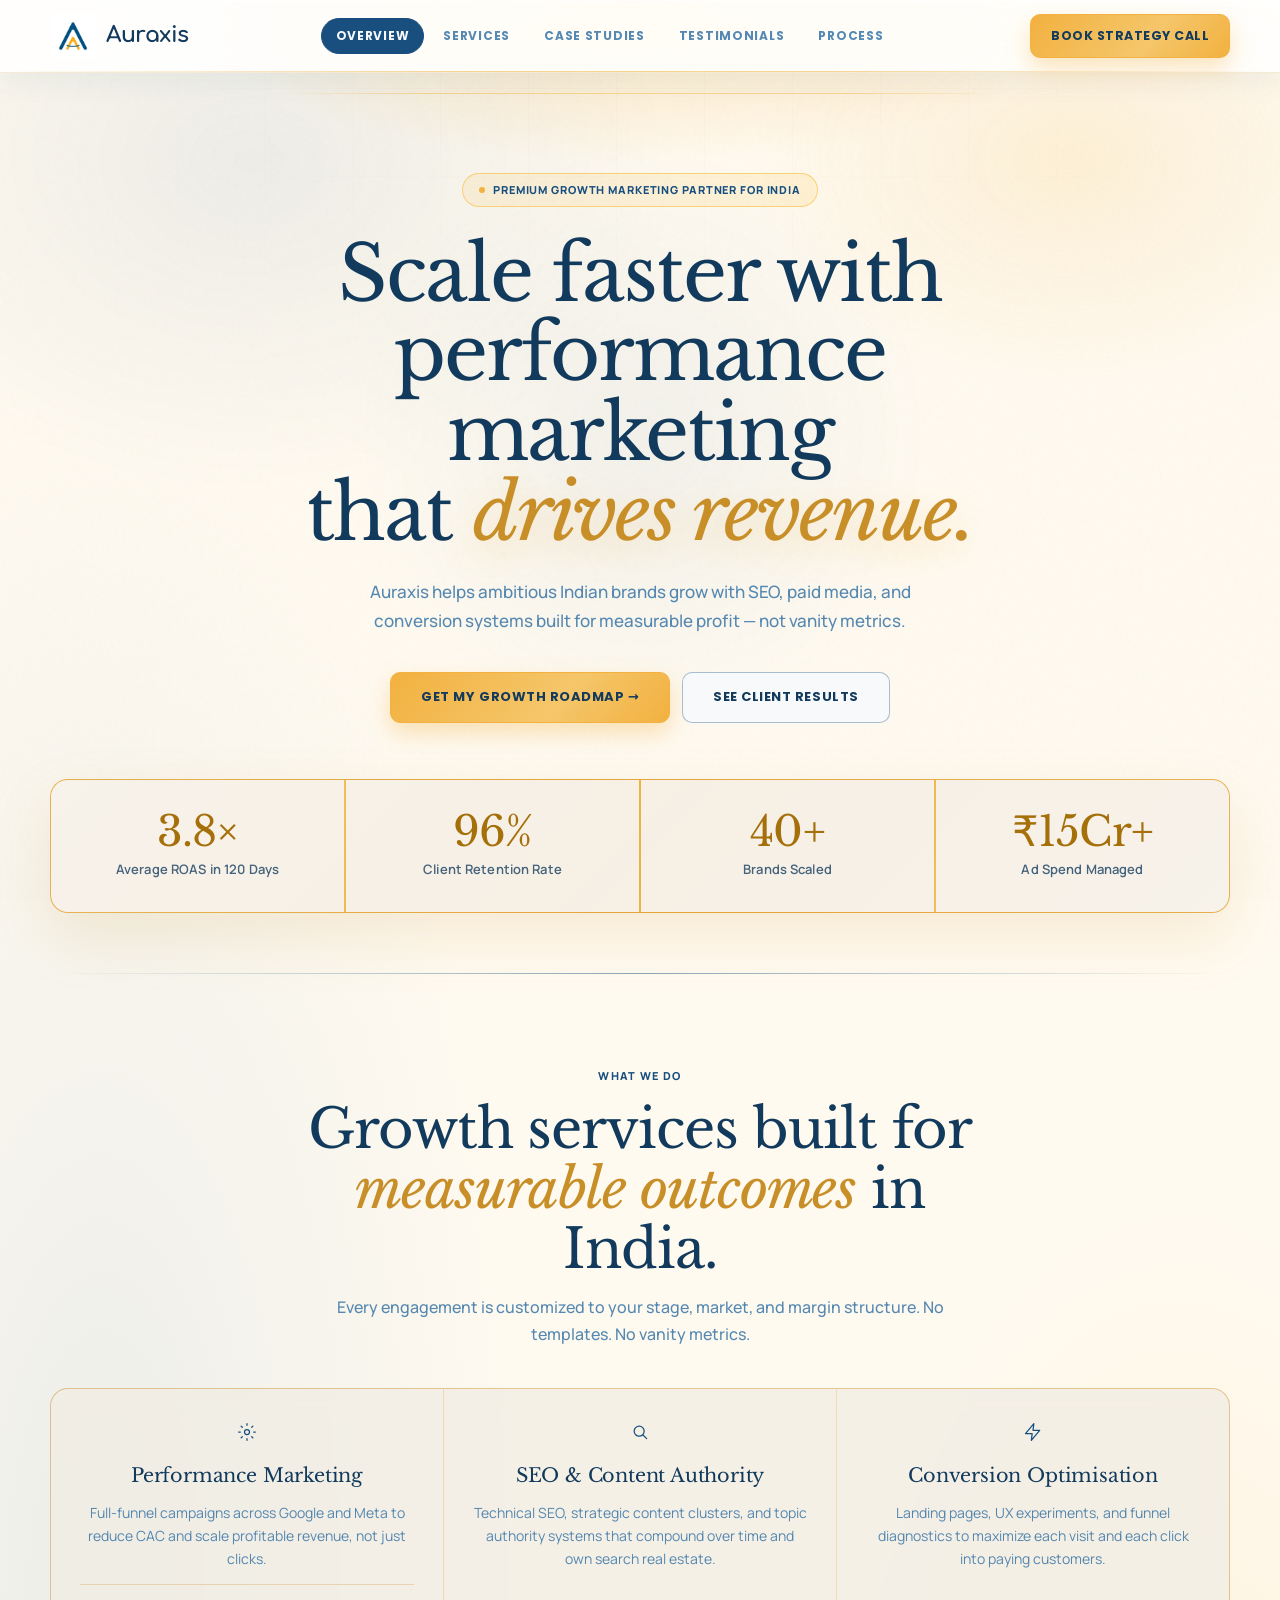
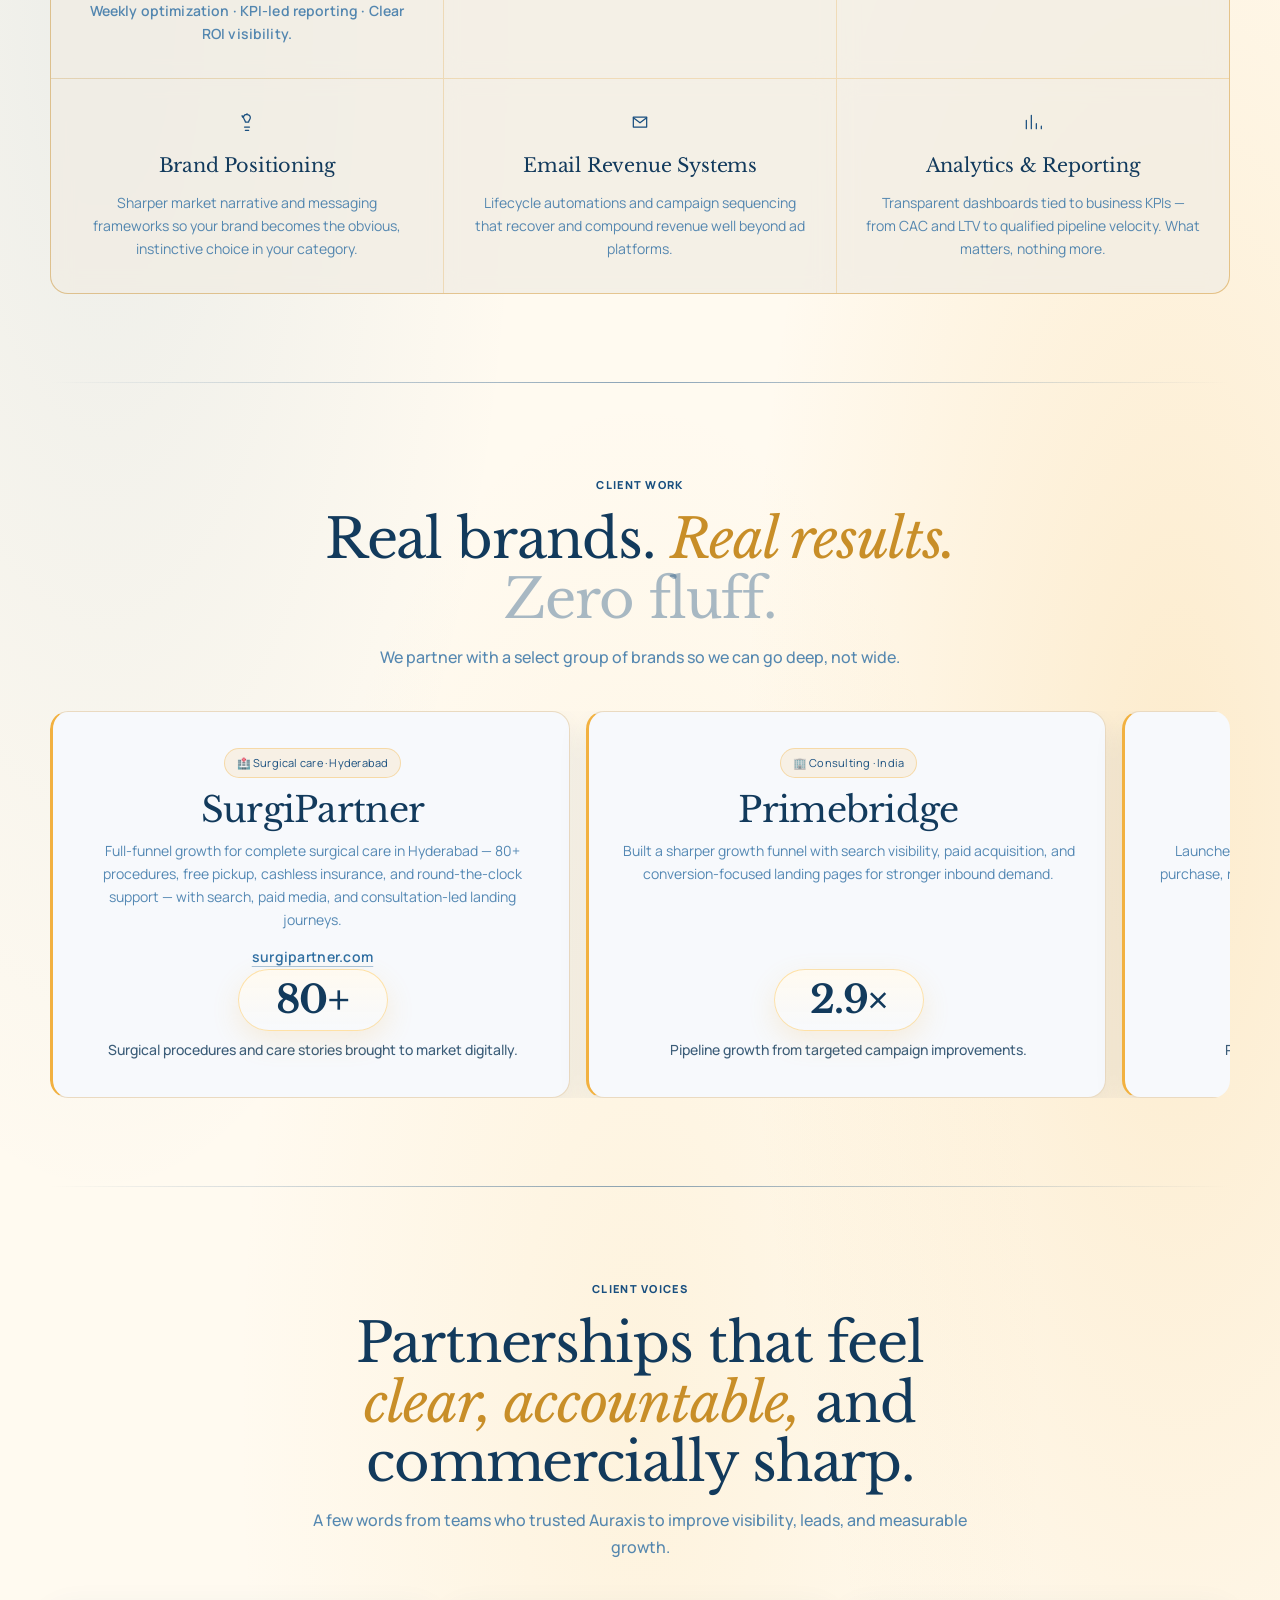
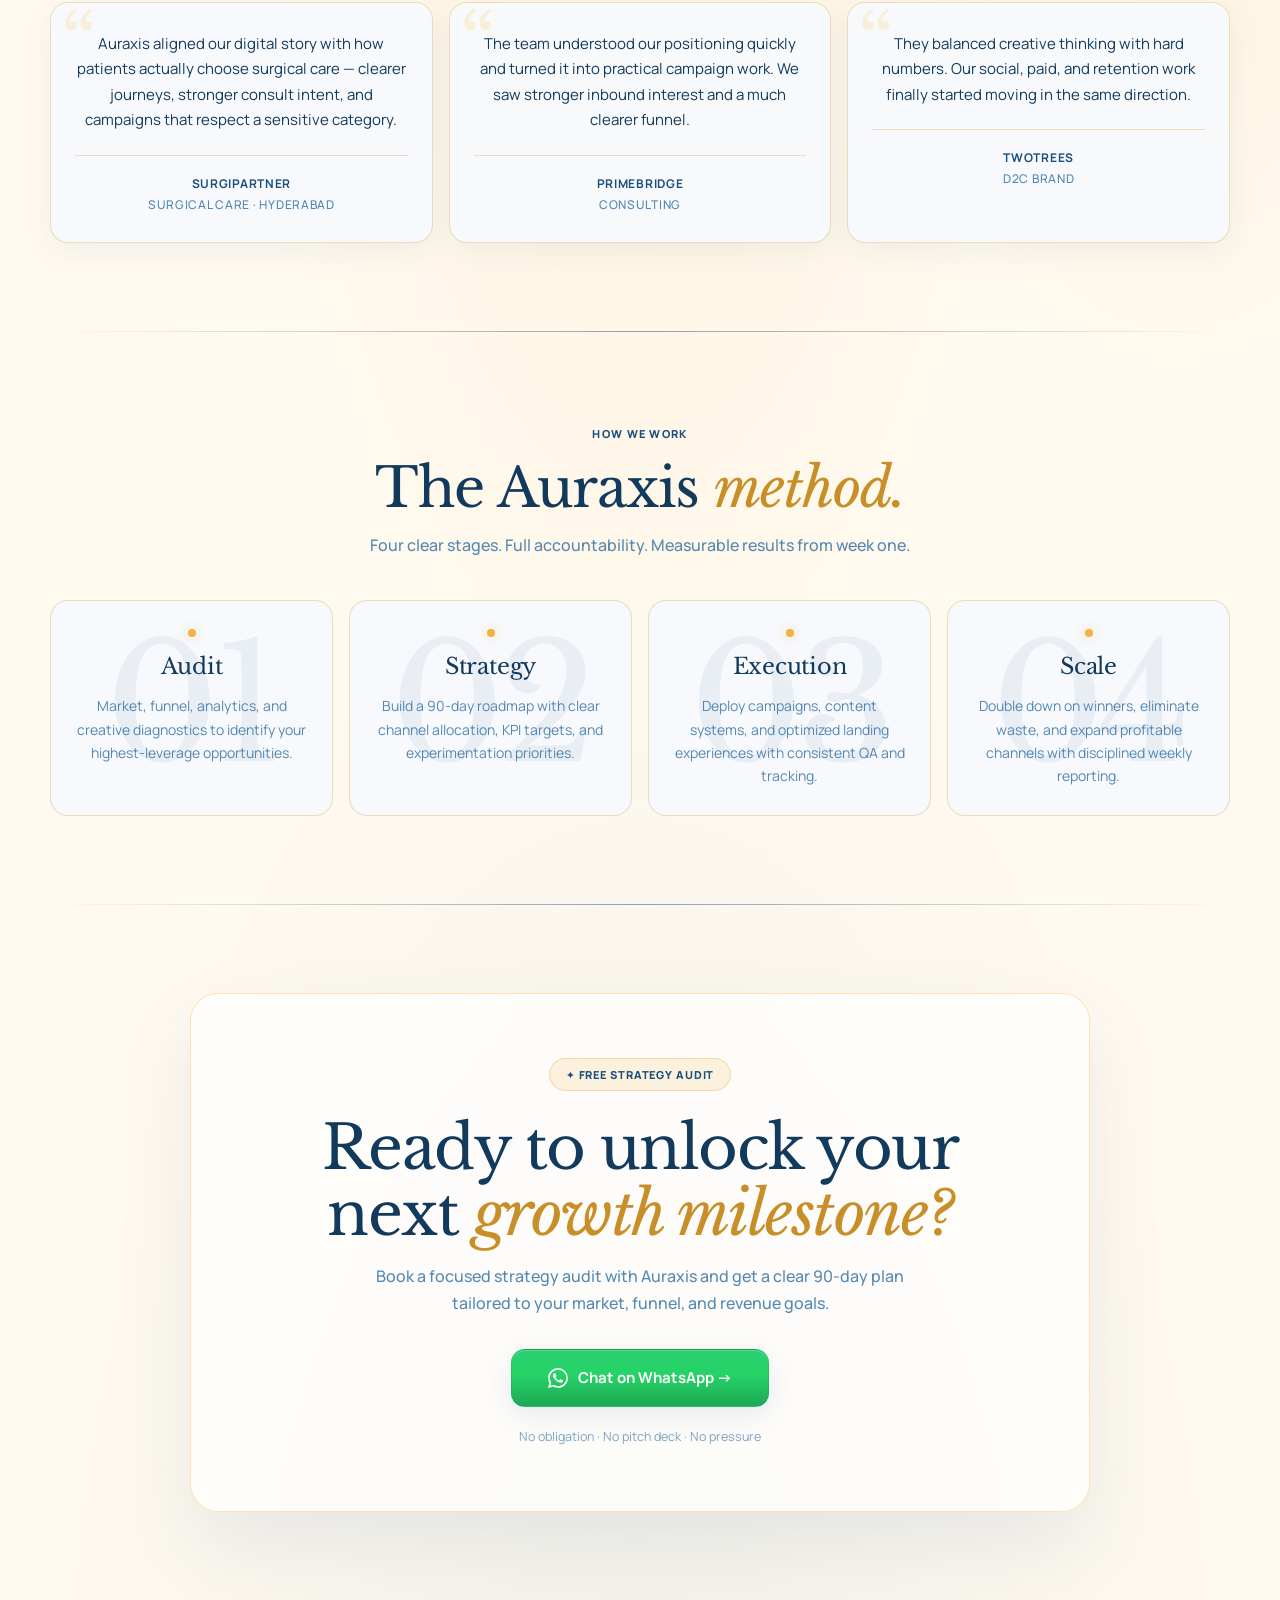
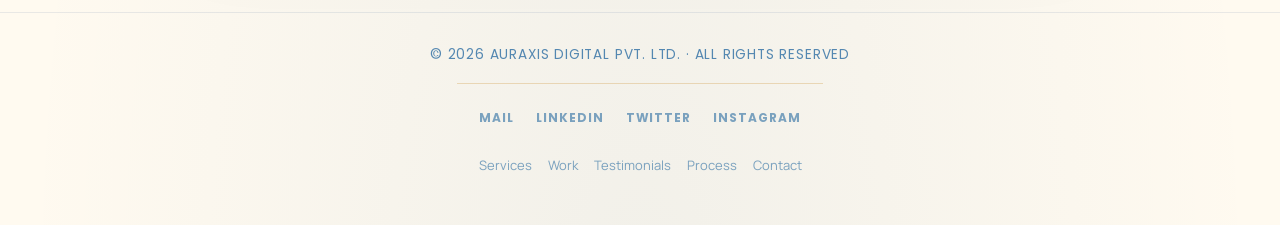
<file: index.html>
<!DOCTYPE html>

<html lang="en-IN">
<head>
  <meta charset="UTF-8" />
  <meta name="viewport" content="width=device-width, initial-scale=1.0" />
  <title>Auraxis India | Digital Marketing Agency for Growth</title>
  <meta name="description" content="Auraxis is a premium digital marketing agency in India helping brands scale with SEO, performance marketing, creative strategy, and conversion optimization." />
  <meta name="robots" content="index, follow, max-image-preview:large" />
  <meta name="author" content="Auraxis Digital India" />
  <meta name="keywords" content="digital marketing agency India, SEO agency India, performance marketing India, growth marketing India, Auraxis" />
  <link rel="canonical" href="https://auraxismedia.com/" />
  <link rel="icon" type="image/png" href="./assets/auraxis-logo.png" />
  <link rel="apple-touch-icon" href="./assets/auraxis-logo.png" />
  <meta name="theme-color" content="#194f7f" />
  <meta property="og:type" content="website" />
  <meta property="og:title" content="Auraxis India | Digital Marketing Agency for Growth" />
  <meta property="og:description" content="Scale your brand across India with SEO, paid growth, and conversion-focused digital strategy." />
  <meta property="og:url" content="https://auraxismedia.com/" />
  <meta property="og:site_name" content="Auraxis India" />
  <meta property="og:image" content="https://auraxismedia.com/assets/auraxis-logo.png" />
  <meta property="og:image:alt" content="Auraxis India logo" />
  <meta name="twitter:card" content="summary_large_image" />
  <meta name="twitter:title" content="Auraxis India | Digital Marketing Agency for Growth" />
  <meta name="twitter:description" content="Premium digital marketing services for Indian brands: SEO, paid media, and conversion systems." />
  <meta name="twitter:image" content="https://auraxismedia.com/assets/auraxis-logo.png" />

  <link rel="preconnect" href="https://fonts.googleapis.com" />
  <link rel="preconnect" href="https://fonts.gstatic.com" crossorigin />
  <link href="https://fonts.googleapis.com/css2?family=Comfortaa:wght@700;800&family=Libre+Baskerville:ital,wght@0,400;1,400&family=Manrope:wght@400;500;600;700;800&family=Poppins:wght@400;700&display=swap" rel="stylesheet" />

  <script type="application/ld+json">
    {
      "@context": "https://schema.org",
      "@type": "Organization",
      "name": "Auraxis India",
      "url": "https://auraxismedia.com/",
      "logo": "https://auraxismedia.com/assets/auraxis-logo.png",
      "description": "Digital marketing agency in India focused on SEO, performance marketing, and conversion growth.",
      "email": "hello@auraxis.com",
      "sameAs": []
    }
  </script>

  <link rel="stylesheet" href="./styles.css" />

</head>
<body>

  <div class="ambient" aria-hidden="true">
    <div class="amb-1"></div>
    <div class="amb-2"></div>
    <div class="amb-3"></div>
  </div>
  <div class="gridlines" aria-hidden="true"></div>

<a class="skip-link" href="#main-content">Skip to main content</a>

  <!-- NAV -->

  <nav class="nav">
    <div class="nav-inner">
      <a class="brand" href="#top" aria-label="Auraxis — home">
        <img class="brand-logo" src="./assets/auraxis-logo.png" width="46" height="46" alt="Auraxis" />
        <span class="brand-name">Auraxis</span>
      </a>
      <button class="nav-toggle" type="button" aria-label="Open navigation menu" aria-expanded="false" aria-controls="primary-navigation">
        <span aria-hidden="true"></span>
        <span aria-hidden="true"></span>
        <span aria-hidden="true"></span>
      </button>
      <div class="nav-tabs" id="primary-navigation" aria-label="Section navigation">
        <a class="tab-link is-active" href="#top">Overview</a>
        <a class="tab-link" href="#services">Services</a>
        <a class="tab-link" href="#work">Case Studies</a>
        <a class="tab-link" href="#testimonials">Testimonials</a>
        <a class="tab-link" href="#process">Process</a>
      </div>
      <a class="btn btn-gold nav-cta" href="#contact">Book Strategy Call</a>
    </div>
  </nav>

  <main id="main-content">

  <!-- HERO -->

  <header class="hero container" id="top">
    <div class="hero-inner">
      <div class="eyebrow" data-reveal>Premium Growth Marketing Partner for India</div>
      <h1 data-reveal style="--delay:80ms;">
        Scale faster with<br>
        performance marketing<br>
        that <em>drives revenue.</em>
      </h1>
      <p class="hero-sub" data-reveal style="--delay:160ms;">
        Auraxis helps ambitious Indian brands grow with SEO, paid media, and conversion
        systems built for measurable profit — not vanity metrics.
      </p>
      <div class="hero-cta" data-reveal style="--delay:230ms;">
        <a href="#contact" class="btn btn-gold btn-lg">Get My Growth Roadmap →</a>
        <a href="#work" class="btn btn-lg">See Client Results</a>
      </div>
    </div>

    <div class="stats" data-reveal style="--delay:380ms;">
      <div class="stat">
        <strong>3.8×</strong>
        <span>Average ROAS in 120 Days</span>
      </div>
      <div class="stat">
        <strong>96%</strong>
        <span>Client Retention Rate</span>
      </div>
      <div class="stat">
        <strong>40+</strong>
        <span>Brands Scaled</span>
      </div>
      <div class="stat">
        <strong>₹15Cr+</strong>
        <span>Ad Spend Managed</span>
      </div>
    </div>

  </header>

  <div class="rule"></div>

  <!-- SERVICES -->

  <section id="services">
    <div class="container">
      <div data-reveal>
        <span class="section-label">What We Do</span>
        <h2 class="sec-h2">Growth services built for <em>measurable outcomes</em> in India.</h2>
        <p class="sec-sub">Every engagement is customized to your stage, market, and margin structure. No templates. No vanity metrics.</p>
      </div>

      <div class="services-grid">
    <div class="svc-card" data-reveal>
      <span class="svc-icon" aria-hidden="true"><svg width="20" height="20" viewBox="0 0 24 24" fill="none" xmlns="http://www.w3.org/2000/svg"><circle cx="12" cy="12" r="3" stroke="var(--teal)" stroke-width="1.5"/><path d="M12 2v2M12 20v2M2 12h2M20 12h2M4.93 4.93l1.41 1.41M17.66 17.66l1.41 1.41M4.93 19.07l1.41-1.41M17.66 6.34l1.41-1.41" stroke="var(--teal)" stroke-width="1.5" stroke-linecap="round"/></svg></span>
      <h3>Performance Marketing</h3>
      <p>Full-funnel campaigns across Google and Meta to reduce CAC and scale profitable revenue, not just clicks.</p>
      <p class="svc-proof">Weekly optimization · KPI-led reporting · Clear ROI visibility.</p>
      <span class="svc-arrow">↗</span>
    </div>
    <div class="svc-card" data-reveal style="--delay:60ms;">
      <span class="svc-icon" aria-hidden="true"><svg width="20" height="20" viewBox="0 0 24 24" fill="none" xmlns="http://www.w3.org/2000/svg"><circle cx="11" cy="11" r="6" stroke="var(--teal)" stroke-width="1.5"/><path d="M20 20l-4.35-4.35" stroke="var(--teal)" stroke-width="1.5" stroke-linecap="round"/></svg></span>
      <h3>SEO & Content Authority</h3>
      <p>Technical SEO, strategic content clusters, and topic authority systems that compound over time and own search real estate.</p>
      <span class="svc-arrow">↗</span>
    </div>
    <div class="svc-card" data-reveal style="--delay:120ms;">
      <span class="svc-icon" aria-hidden="true"><svg width="20" height="20" viewBox="0 0 24 24" fill="none" xmlns="http://www.w3.org/2000/svg"><path d="M13 2L3 14h8l-1 8 10-12h-8l1-8z" stroke="var(--teal)" stroke-width="1.5" stroke-linejoin="round" stroke-linecap="round"/></svg></span>
      <h3>Conversion Optimisation</h3>
      <p>Landing pages, UX experiments, and funnel diagnostics to maximize each visit and each click into paying customers.</p>
      <span class="svc-arrow">↗</span>
    </div>
    <div class="svc-card" data-reveal style="--delay:60ms;">
      <span class="svc-icon" aria-hidden="true"><svg width="20" height="20" viewBox="0 0 24 24" fill="none" xmlns="http://www.w3.org/2000/svg"><path d="M9 18h6M10 22h4M12 2v1M8 5.5A4 4 0 0112 3a4 4 0 014 4c0 2-2 3-2 5h-4c0-2-2-3-2-5a4 4 0 01-2-2.5z" stroke="var(--teal)" stroke-width="1.5" stroke-linecap="round" stroke-linejoin="round"/></svg></span>
      <h3>Brand Positioning</h3>
      <p>Sharper market narrative and messaging frameworks so your brand becomes the obvious, instinctive choice in your category.</p>
      <span class="svc-arrow">↗</span>
    </div>
    <div class="svc-card" data-reveal style="--delay:120ms;">
      <span class="svc-icon" aria-hidden="true"><svg width="20" height="20" viewBox="0 0 24 24" fill="none" xmlns="http://www.w3.org/2000/svg"><path d="M4 6h16v12H4V6z" stroke="var(--teal)" stroke-width="1.5" stroke-linejoin="round"/><path d="M4 7l8 6 8-6" stroke="var(--teal)" stroke-width="1.5" stroke-linecap="round" stroke-linejoin="round"/></svg></span>
      <h3>Email Revenue Systems</h3>
      <p>Lifecycle automations and campaign sequencing that recover and compound revenue well beyond ad platforms.</p>
      <span class="svc-arrow">↗</span>
    </div>
    <div class="svc-card" data-reveal style="--delay:180ms;">
      <span class="svc-icon" aria-hidden="true"><svg width="20" height="20" viewBox="0 0 24 24" fill="none" xmlns="http://www.w3.org/2000/svg"><path d="M4 20V10M10 20V4M16 20v-6M22 20v-3" stroke="var(--teal)" stroke-width="1.5" stroke-linecap="round"/></svg></span>
      <h3>Analytics & Reporting</h3>
      <p>Transparent dashboards tied to business KPIs — from CAC and LTV to qualified pipeline velocity. What matters, nothing more.</p>
      <span class="svc-arrow">↗</span>
    </div>
      </div>
    </div>

  </section>

  <div class="rule"></div>

  <!-- CASE STUDIES -->

  <section id="work">
    <div class="container">
      <div data-reveal>
        <span class="section-label">Client Work</span>
        <h2 class="sec-h2">Real brands. <em>Real results.</em> <span class="dim">Zero fluff.</span></h2>
        <p class="sec-sub">We partner with a select group of brands so we can go deep, not wide.</p>
      </div>
      <div class="cases-viewport">
      <div class="cases">
        <article class="case-card" data-reveal>
          <div>
            <span class="case-tag">🏥 Surgical care · Hyderabad</span>
            <h3>SurgiPartner</h3>
            <p>Full-funnel growth for complete surgical care in Hyderabad — 80+ procedures, free pickup, cashless insurance, and round-the-clock support — with search, paid media, and consultation-led landing journeys.</p>
            <p class="case-site"><a href="https://surgipartner.com/" target="_blank" rel="noopener noreferrer">surgipartner.com</a></p>
          </div>
          <div>
            <div class="case-kpi">80+</div>
            <p class="case-result-label">Surgical procedures and care stories brought to market digitally.</p>
          </div>
        </article>
        <article class="case-card" data-reveal style="--delay:80ms;">
          <div>
            <span class="case-tag">🏢 Consulting · India</span>
            <h3>Primebridge</h3>
            <p>Built a sharper growth funnel with search visibility, paid acquisition, and conversion-focused landing pages for stronger inbound demand.</p>
          </div>
          <div>
            <div class="case-kpi">2.9×</div>
            <p class="case-result-label">Pipeline growth from targeted campaign improvements.</p>
          </div>
        </article>
        <article class="case-card" data-reveal style="--delay:140ms;">
          <div>
            <span class="case-tag">🌿 D2C Food Brand · Mumbai</span>
            <h3>TwoTrees</h3>
            <p>Launched an integrated social and paid system focused on repeat purchase, retention, and organic community building across Instagram and Meta.</p>
          </div>
          <div>
            <div class="case-kpi">3.7×</div>
            <p class="case-result-label">Return on ad spend while improving customer LTV.</p>
          </div>
        </article>
        <article class="case-card" data-reveal style="--delay:200ms;">
          <div>
            <span class="case-tag">🎨 Design Studio · India</span>
            <h3>ArtisticSpaze</h3>
            <p>Refined positioning, content, and lead-generation journeys to turn creative credibility into consistent discovery and inquiry volume.</p>
          </div>
          <div>
            <div class="case-kpi">+185%</div>
            <p class="case-result-label">Increase in qualified inquiries through search and social.</p>
          </div>
        </article>
        <article class="case-card" aria-hidden="true">
          <div>
            <span class="case-tag">🏥 Surgical care · Hyderabad</span>
            <h3>SurgiPartner</h3>
            <p>Full-funnel growth for complete surgical care in Hyderabad — 80+ procedures, free pickup, cashless insurance, and round-the-clock support — with search, paid media, and consultation-led landing journeys.</p>
            <p class="case-site"><a href="https://surgipartner.com/" target="_blank" rel="noopener noreferrer" tabindex="-1">surgipartner.com</a></p>
          </div>
          <div>
            <div class="case-kpi">80+</div>
            <p class="case-result-label">Surgical procedures and care stories brought to market digitally.</p>
          </div>
        </article>
        <article class="case-card" aria-hidden="true">
          <div>
            <span class="case-tag">🏢 Consulting · India</span>
            <h3>Primebridge</h3>
            <p>Built a sharper growth funnel with search visibility, paid acquisition, and conversion-focused landing pages for stronger inbound demand.</p>
          </div>
          <div>
            <div class="case-kpi">2.9×</div>
            <p class="case-result-label">Pipeline growth from targeted campaign improvements.</p>
          </div>
        </article>
        <article class="case-card" aria-hidden="true">
          <div>
            <span class="case-tag">🌿 D2C Food Brand · Mumbai</span>
            <h3>TwoTrees</h3>
            <p>Launched an integrated social and paid system focused on repeat purchase, retention, and organic community building across Instagram and Meta.</p>
          </div>
          <div>
            <div class="case-kpi">3.7×</div>
            <p class="case-result-label">Return on ad spend while improving customer LTV.</p>
          </div>
        </article>
        <article class="case-card" aria-hidden="true">
          <div>
            <span class="case-tag">🎨 Design Studio · India</span>
            <h3>ArtisticSpaze</h3>
            <p>Refined positioning, content, and lead-generation journeys to turn creative credibility into consistent discovery and inquiry volume.</p>
          </div>
          <div>
            <div class="case-kpi">+185%</div>
            <p class="case-result-label">Increase in qualified inquiries through search and social.</p>
          </div>
        </article>
      </div>
      </div>
    </div>
  </section>

  <div class="rule"></div>

  <!-- TESTIMONIALS -->

  <section id="testimonials">
    <div class="container">
      <div data-reveal>
        <span class="section-label">Client Voices</span>
        <h2 class="sec-h2">Partnerships that feel <em>clear, accountable,</em> and commercially sharp.</h2>
        <p class="sec-sub">A few words from teams who trusted Auraxis to improve visibility, leads, and measurable growth.</p>
      </div>
      <div class="testimonials-grid">
        <article class="quote-card" data-reveal>
          <p>Auraxis aligned our digital story with how patients actually choose surgical care — clearer journeys, stronger consult intent, and campaigns that respect a sensitive category.</p>
          <div class="quote-author">SurgiPartner <span>Surgical care · Hyderabad</span></div>
        </article>
        <article class="quote-card" data-reveal style="--delay:80ms;">
          <p>The team understood our positioning quickly and turned it into practical campaign work. We saw stronger inbound interest and a much clearer funnel.</p>
          <div class="quote-author">Primebridge <span>Consulting</span></div>
        </article>
        <article class="quote-card" data-reveal style="--delay:160ms;">
          <p>They balanced creative thinking with hard numbers. Our social, paid, and retention work finally started moving in the same direction.</p>
          <div class="quote-author">TwoTrees <span>D2C Brand</span></div>
        </article>
      </div>
    </div>
  </section>

  <div class="rule"></div>

  <!-- PROCESS -->

  <section id="process">
    <div class="container">
      <div data-reveal>
        <span class="section-label">How We Work</span>
        <h2 class="sec-h2">The Auraxis <em>method.</em></h2>
        <p class="sec-sub">Four clear stages. Full accountability. Measurable results from week one.</p>
      </div>
      <div class="process-grid">
        <article class="step-card" data-reveal>
          <div class="step-dot"></div>
          <div class="step-num">01</div>
          <h4>Audit</h4>
          <p>Market, funnel, analytics, and creative diagnostics to identify your highest-leverage opportunities.</p>
        </article>
        <article class="step-card" data-reveal style="--delay:70ms;">
          <div class="step-dot"></div>
          <div class="step-num">02</div>
          <h4>Strategy</h4>
          <p>Build a 90-day roadmap with clear channel allocation, KPI targets, and experimentation priorities.</p>
        </article>
        <article class="step-card" data-reveal style="--delay:130ms;">
          <div class="step-dot"></div>
          <div class="step-num">03</div>
          <h4>Execution</h4>
          <p>Deploy campaigns, content systems, and optimized landing experiences with consistent QA and tracking.</p>
        </article>
        <article class="step-card" data-reveal style="--delay:190ms;">
          <div class="step-dot"></div>
          <div class="step-num">04</div>
          <h4>Scale</h4>
          <p>Double down on winners, eliminate waste, and expand profitable channels with disciplined weekly reporting.</p>
        </article>
      </div>
    </div>
  </section>

  <div class="rule"></div>

  <!-- CTA -->

  <section id="contact">
    <div class="container">
      <div class="cta-wrap" data-reveal>
        <div class="cta-box">
          <div class="cta-badge">✦ Free Strategy Audit</div>
          <h2>Ready to unlock your<br>next <em>growth milestone?</em></h2>
          <p>Book a focused strategy audit with Auraxis and get a clear 90-day plan tailored to your market, funnel, and revenue goals.</p>
          <div class="contact-form">
            <a
              class="btn-whatsapp form-field-full"
              href="https://wa.me/918074871348?text=Hi%20Auraxis%2C%20I%20would%20like%20to%20book%20a%20free%20strategy%20audit."
              target="_blank"
              rel="noopener noreferrer"
            >
              <svg class="btn-whatsapp-icon" width="20" height="20" viewBox="0 0 24 24" aria-hidden="true" xmlns="http://www.w3.org/2000/svg"><path fill="#fff" d="M17.472 14.382c-.297-.149-1.758-.867-2.03-.967-.273-.099-.471-.148-.67.15-.197.297-.767.966-.94 1.164-.173.199-.347.223-.644.075-.297-.15-1.255-.463-2.39-1.475-.883-.788-1.48-1.761-1.653-2.059-.173-.297-.018-.458.13-.606.134-.133.298-.347.446-.52.149-.174.198-.298.298-.497.099-.198.05-.371-.025-.52-.075-.149-.669-1.612-.916-2.207-.242-.579-.487-.5-.669-.51-.173-.008-.371-.01-.57-.01-.198 0-.52.074-.792.372-.272.297-1.04 1.016-1.04 2.479 0 1.462 1.065 2.875 1.213 3.074.149.198 2.096 3.2 5.077 4.487.709.306 1.262.489 1.694.625.712.227 1.36.195 1.871.118.571-.085 1.758-.719 2.006-1.413.248-.694.248-1.289.173-1.413-.074-.124-.272-.198-.57-.347m-5.421 7.403h-.004a9.87 9.87 0 01-5.031-1.378l-.361-.214-3.741.982.998-3.648-.235-.374a9.86 9.86 0 01-1.51-5.26c.001-5.45 4.436-9.884 9.888-9.884 2.64 0 5.122 1.03 6.988 2.898a9.825 9.825 0 012.893 6.994c-.003 5.45-4.435 9.884-9.885 9.884m8.413-18.297A11.815 11.815 0 0012.05 0C5.495 0 .16 5.335.157 11.892c0 2.096.547 4.142 1.588 5.945L.057 24l6.305-1.654a11.882 11.882 0 005.683 1.448h.005c6.554 0 11.89-5.335 11.893-11.893a11.821 11.821 0 00-3.48-8.413z"/></svg>
              Chat on WhatsApp →
            </a>
          </div>
          <p class="cta-note">No obligation · No pitch deck · No pressure</p>
        </div>
      </div>
    </div>
  </section>

  </main>

  <!-- FOOTER -->

  <footer>
    <div class="footer-inner">
      <p class="footer-copy">© 2026 Auraxis Digital Pvt. Ltd. · All Rights Reserved</p>
      <nav class="footer-social" aria-label="Social and email">
        <a class="footer-social-link" href="mailto:hello@auraxis.com">Mail</a>
        <a class="footer-social-link" href="https://www.linkedin.com/company/auraxis" target="_blank" rel="noopener noreferrer">LinkedIn</a>
        <a class="footer-social-link" href="https://twitter.com/auraxis" target="_blank" rel="noopener noreferrer">Twitter</a>
        <a class="footer-social-link" href="https://www.instagram.com/auraxis.media?igsh=MWVzancxaWY5czk3Nw==" target="_blank" rel="noopener noreferrer">Instagram</a>
      </nav>
      <ul class="footer-links">
        <li><a href="#services">Services</a></li>
        <li><a href="#work">Work</a></li>
        <li><a href="#testimonials">Testimonials</a></li>
        <li><a href="#process">Process</a></li>
        <li><a href="#contact">Contact</a></li>
      </ul>
    </div>
  </footer>

  <script>
    const nav = document.querySelector('.nav');
    const navToggle = document.querySelector('.nav-toggle');
    const navLinks = Array.from(document.querySelectorAll('.tab-link, .nav-cta, .brand'));

    if (nav && navToggle) {
      const setMenuOpen = isOpen => {
        nav.classList.toggle('is-open', isOpen);
        navToggle.setAttribute('aria-expanded', String(isOpen));
        navToggle.setAttribute('aria-label', isOpen ? 'Close navigation menu' : 'Open navigation menu');
      };

      navToggle.addEventListener('click', () => setMenuOpen(!nav.classList.contains('is-open')));
      navLinks.forEach(link => link.addEventListener('click', () => setMenuOpen(false)));
      document.addEventListener('keydown', event => {
        if (event.key === 'Escape') setMenuOpen(false);
      });
    }

    // Reveal on scroll
    const revealEls = document.querySelectorAll('[data-reveal]');
    const revealObs = new IntersectionObserver(entries => {
      entries.forEach(e => {
        if (e.isIntersecting) {
          e.target.classList.add('is-visible');
          revealObs.unobserve(e.target);
        }
      });
    }, { threshold: 0.1, rootMargin: '0px 0px -40px 0px' });
    revealEls.forEach(el => revealObs.observe(el));

    // Pause the client-work ticker when it's off-screen to save CPU/battery
    const casesViewport = document.querySelector('.cases-viewport');
    if (casesViewport) {
      const tickerObs = new IntersectionObserver(entries => {
        entries.forEach(e => {
          casesViewport.classList.toggle('is-offscreen', !e.isIntersecting);
        });
      }, { threshold: 0 });
      tickerObs.observe(casesViewport);
    }

    // Active tab on scroll
    const tabLinks = Array.from(document.querySelectorAll('.tab-link'));
    const sectionMap = tabLinks.reduce((acc, l) => {
      const el = document.querySelector(l.getAttribute('href'));
      if (el) acc.push({ id: el.id, el });
      return acc;
    }, []);

    const setActive = id => {
      tabLinks.forEach(l => l.classList.toggle('is-active', l.getAttribute('href') === `#${id}`));
    };

    const onScroll = () => {
      const scrollY = window.scrollY + 120;
      let current = sectionMap[0]?.id;
      for (const { id, el } of sectionMap) {
        if (el.offsetTop <= scrollY) current = id;
      }
      setActive(current);
      if (nav) nav.classList.toggle('scrolled', window.scrollY > 16);
    };

    window.addEventListener('scroll', onScroll, { passive: true });
    onScroll();

  </script>

</body>
</html>
</file>
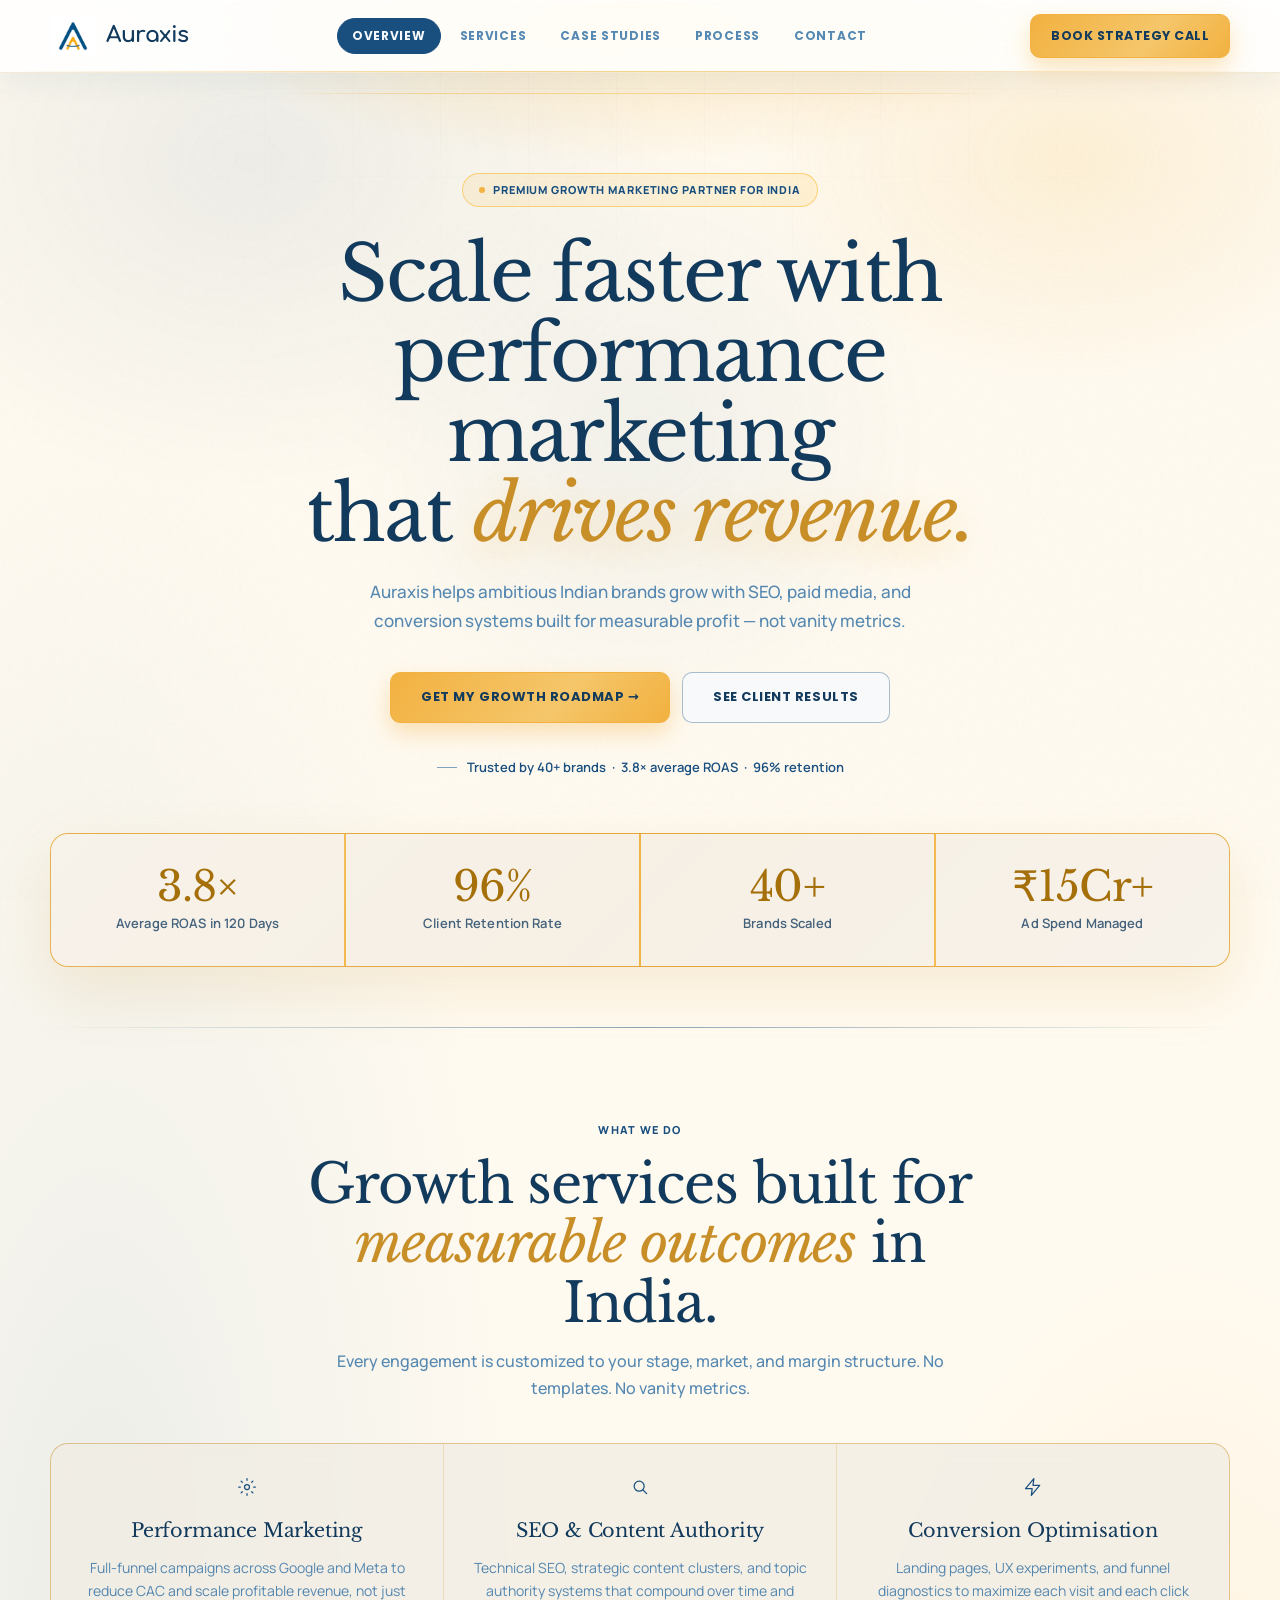
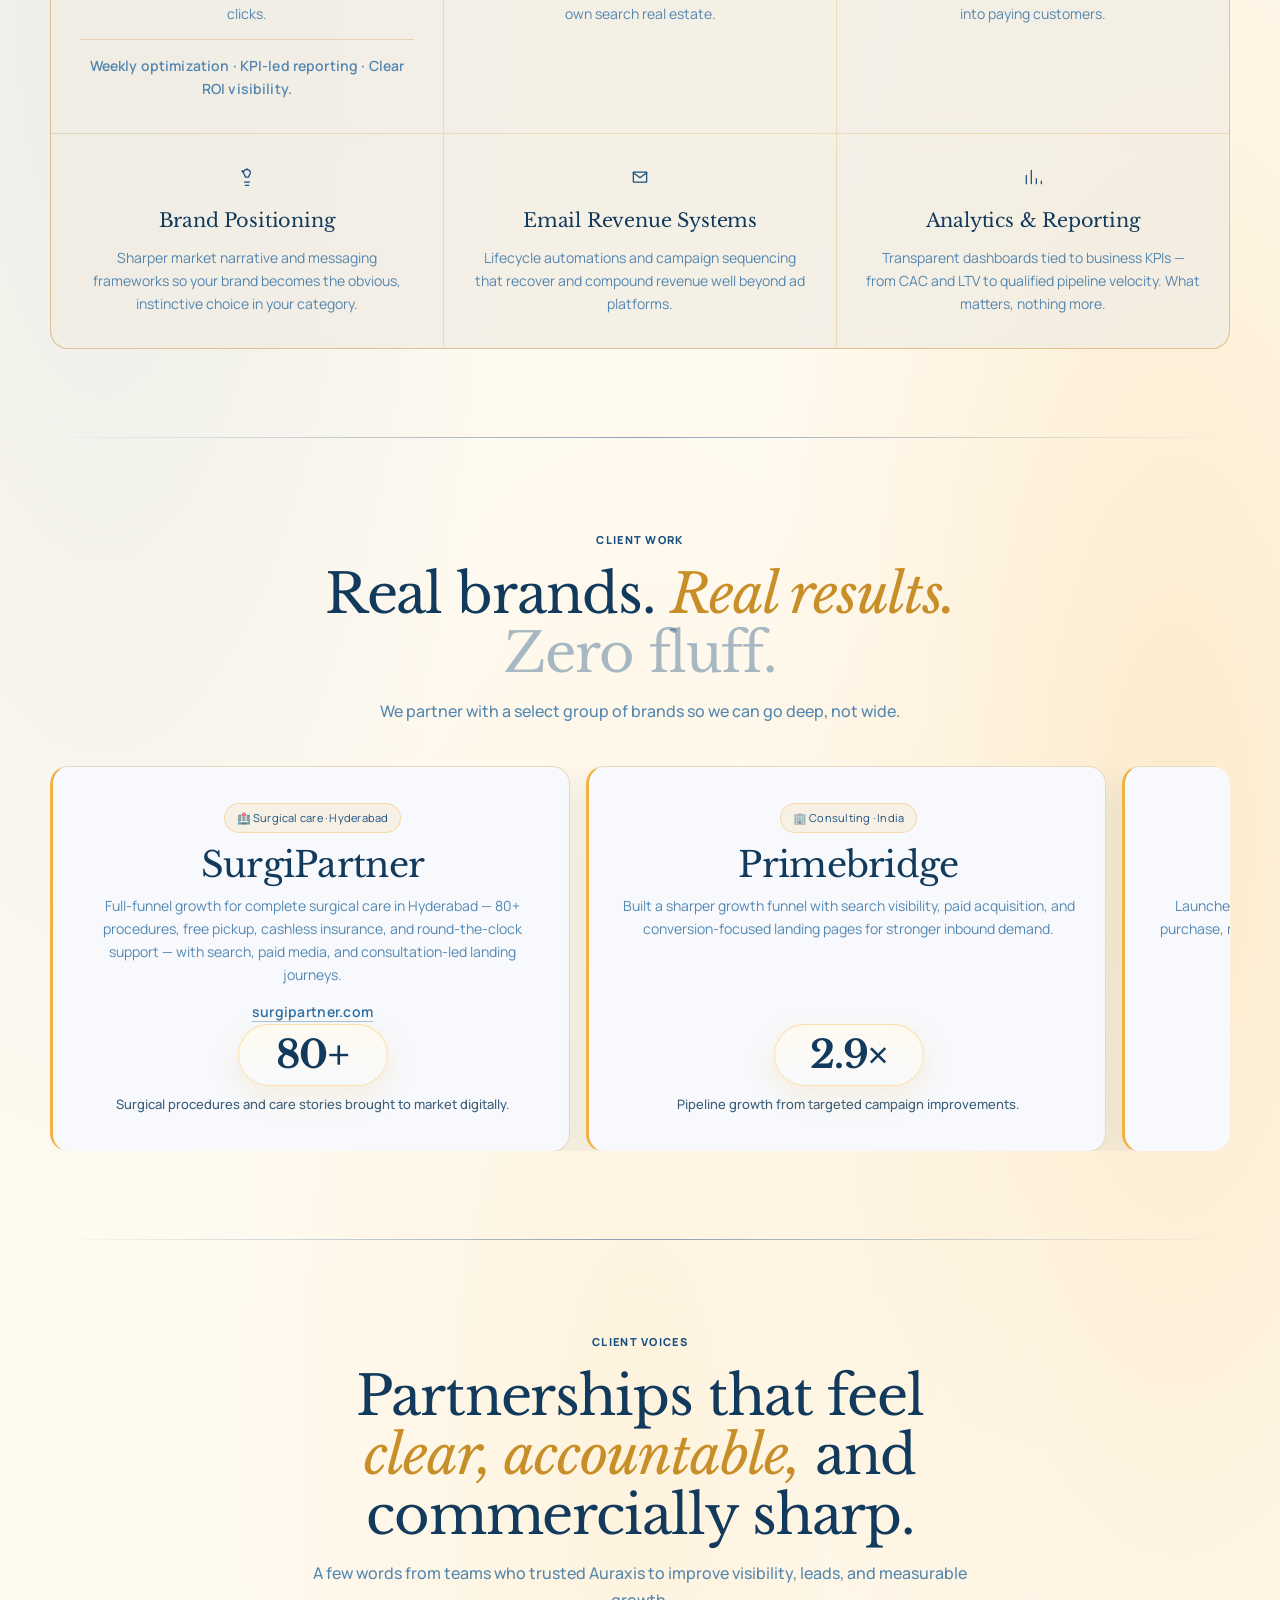
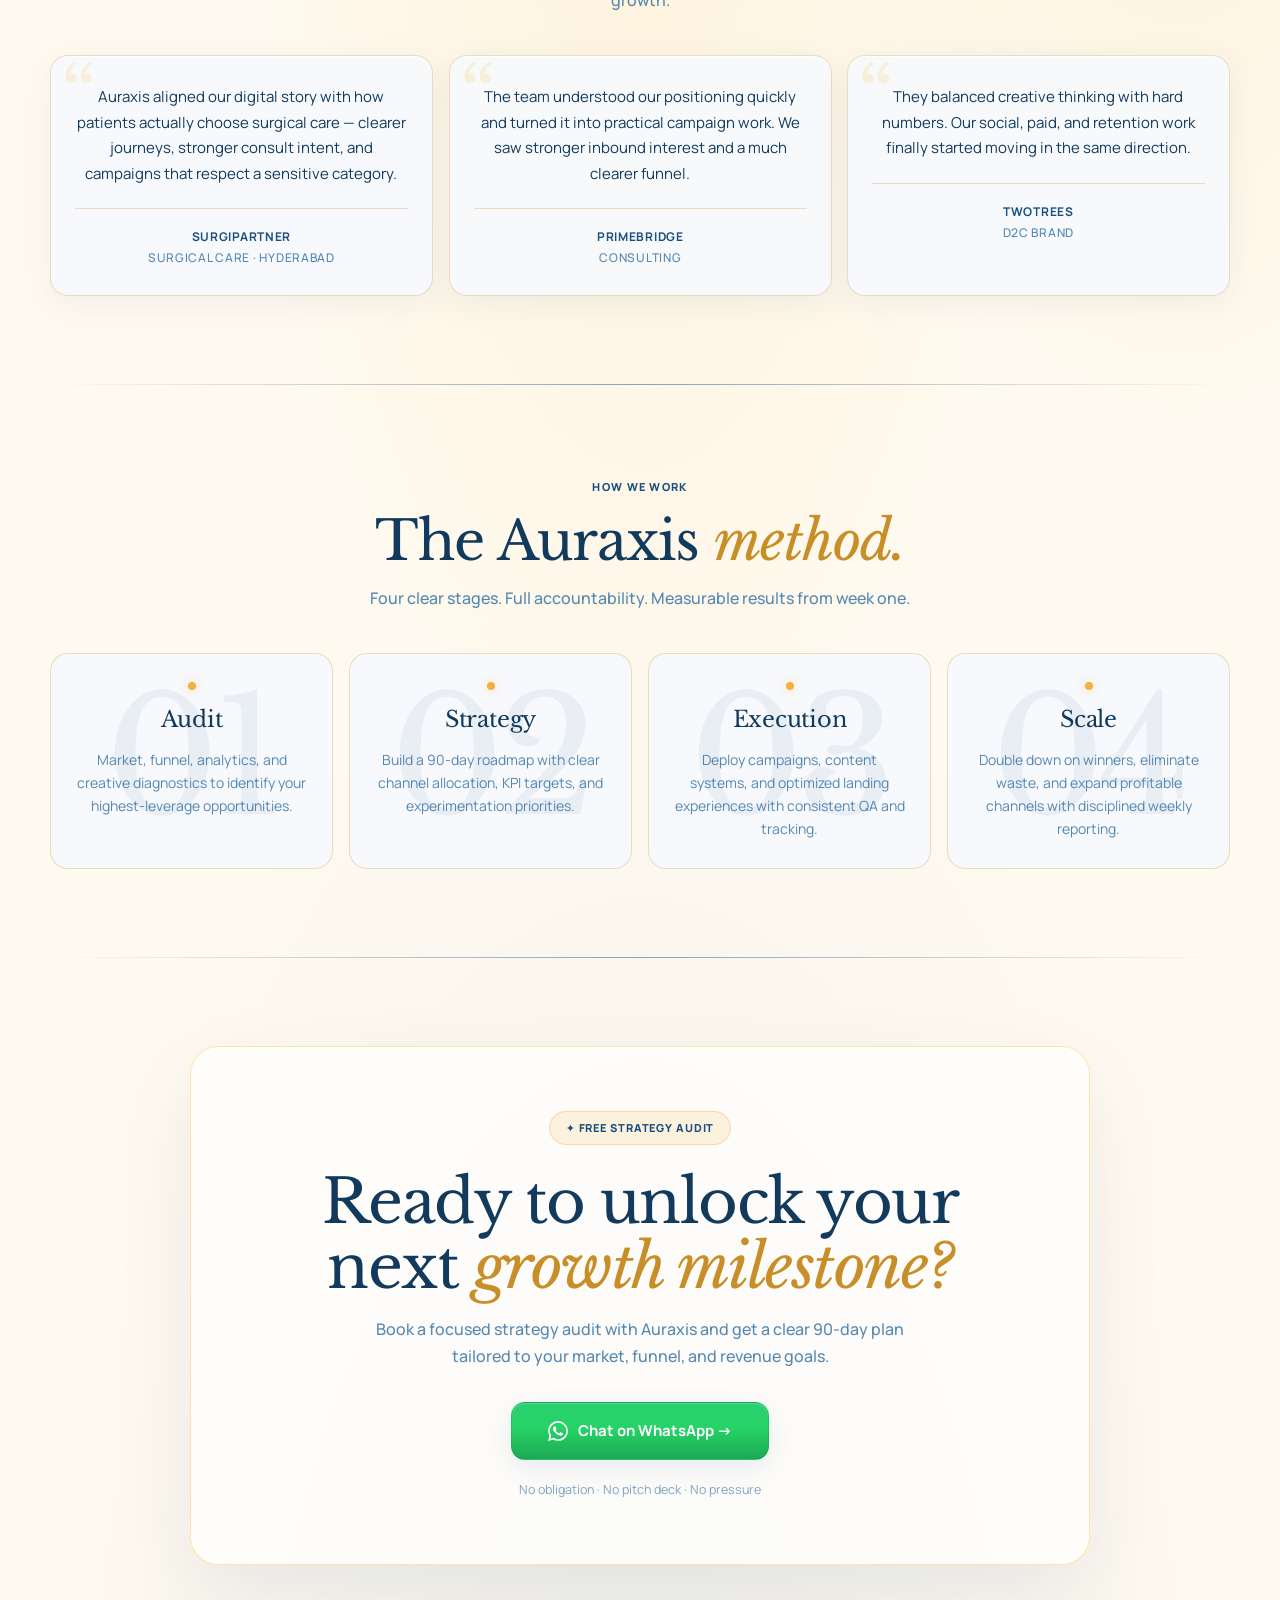
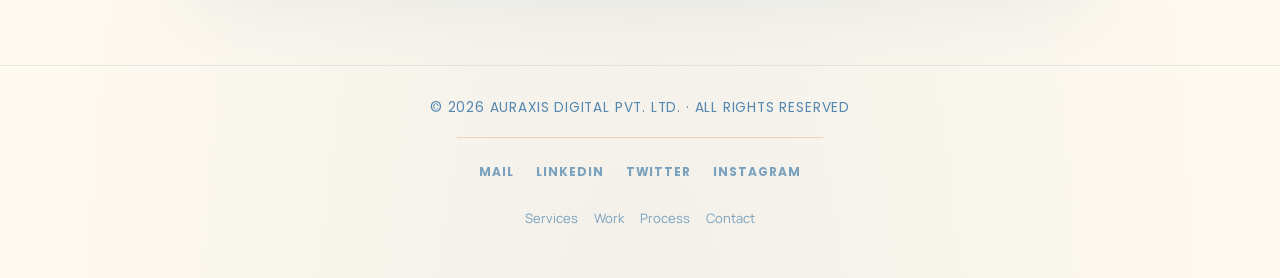
<file: v1/index.html>
<!DOCTYPE html>

<html lang="en-IN">
<head>
  <meta charset="UTF-8" />
  <meta name="viewport" content="width=device-width, initial-scale=1.0" />
  <title>Auraxis India | Digital Marketing Agency for Growth</title>
  <meta name="description" content="Auraxis is a premium digital marketing agency in India helping brands scale with SEO, performance marketing, creative strategy, and conversion optimization." />
  <meta name="robots" content="index, follow, max-image-preview:large" />
  <meta name="author" content="Auraxis Digital India" />
  <meta name="keywords" content="digital marketing agency India, SEO agency India, performance marketing India, growth marketing India, Auraxis" />
  <link rel="canonical" href="https://auraxis.com/" />
  <meta property="og:type" content="website" />
  <meta property="og:title" content="Auraxis India | Digital Marketing Agency for Growth" />
  <meta property="og:description" content="Scale your brand across India with SEO, paid growth, and conversion-focused digital strategy." />
  <meta property="og:url" content="https://auraxis.com/" />
  <meta property="og:site_name" content="Auraxis India" />
  <meta property="og:image" content="https://auraxis.com/assets/auraxis-logo.png" />
  <meta property="og:image:alt" content="Auraxis India logo" />
  <meta name="twitter:card" content="summary_large_image" />
  <meta name="twitter:title" content="Auraxis India | Digital Marketing Agency for Growth" />
  <meta name="twitter:description" content="Premium digital marketing services for Indian brands: SEO, paid media, and conversion systems." />
  <meta name="twitter:image" content="https://auraxis.com/assets/auraxis-logo.png" />

  <link rel="preconnect" href="https://fonts.googleapis.com" />
  <link rel="preconnect" href="https://fonts.gstatic.com" crossorigin />
  <link href="https://fonts.googleapis.com/css2?family=Comfortaa:wght@400;500;600;700&family=Libre+Baskerville:ital,wght@0,400;0,700;1,400&family=Manrope:wght@400;500;600;700;800&family=Poppins:wght@400;500;600;700;800&display=swap" rel="stylesheet" />

  <script type="application/ld+json">
    {
      "@context": "https://schema.org",
      "@type": "Organization",
      "name": "Auraxis India",
      "url": "https://auraxis.com/",
      "logo": "https://auraxis.com/assets/auraxis-logo.png",
      "description": "Digital marketing agency in India focused on SEO, performance marketing, and conversion growth.",
      "email": "hello@auraxis.com",
      "sameAs": []
    }
  </script>

  <link rel="stylesheet" href="./styles.css" />

</head>
<body>

  <div class="ambient" aria-hidden="true">
    <div class="amb-1"></div>
    <div class="amb-2"></div>
    <div class="amb-3"></div>
  </div>
  <div class="gridlines" aria-hidden="true"></div>

<a class="skip-link" href="#main-content">Skip to main content</a>

  <!-- NAV -->

  <nav class="nav">
    <div class="nav-inner">
      <a class="brand" href="#top" aria-label="Auraxis — home">
        <img class="brand-logo" src="../assets/auraxis-logo.png" width="46" height="46" alt="Auraxis" />
        <span class="brand-name">Auraxis</span>
      </a>
      <button class="nav-toggle" type="button" aria-label="Open navigation menu" aria-expanded="false" aria-controls="primary-navigation">
        <span aria-hidden="true"></span>
        <span aria-hidden="true"></span>
        <span aria-hidden="true"></span>
      </button>
      <div class="nav-tabs" id="primary-navigation" aria-label="Section navigation">
        <a class="tab-link is-active" href="#top">Overview</a>
        <a class="tab-link" href="#services">Services</a>
        <a class="tab-link" href="#work">Case Studies</a>
        <a class="tab-link" href="#process">Process</a>
        <a class="tab-link" href="#contact">Contact</a>
      </div>
      <a class="btn btn-gold nav-cta" href="#contact">Book Strategy Call</a>
    </div>
  </nav>

  <main id="main-content">

  <!-- HERO -->

  <header class="hero container" id="top">
    <div class="hero-inner">
      <div class="eyebrow" data-reveal>Premium Growth Marketing Partner for India</div>
      <h1 data-reveal style="--delay:80ms;">
        Scale faster with<br>
        performance marketing<br>
        that <em>drives revenue.</em>
      </h1>
      <p class="hero-sub" data-reveal style="--delay:160ms;">
        Auraxis helps ambitious Indian brands grow with SEO, paid media, and conversion
        systems built for measurable profit — not vanity metrics.
      </p>
      <div class="hero-cta" data-reveal style="--delay:230ms;">
        <a href="#contact" class="btn btn-gold btn-lg">Get My Growth Roadmap →</a>
        <a href="#work" class="btn btn-lg">See Client Results</a>
      </div>
      <p class="hero-proof" data-reveal style="--delay:290ms;">
        Trusted by 40+ brands &nbsp;·&nbsp; 3.8× average ROAS &nbsp;·&nbsp; 96% retention
      </p>
    </div>

    <div class="stats" data-reveal style="--delay:380ms;">
      <div class="stat">
        <strong>3.8×</strong>
        <span>Average ROAS in 120 Days</span>
      </div>
      <div class="stat">
        <strong>96%</strong>
        <span>Client Retention Rate</span>
      </div>
      <div class="stat">
        <strong>40+</strong>
        <span>Brands Scaled</span>
      </div>
      <div class="stat">
        <strong>₹15Cr+</strong>
        <span>Ad Spend Managed</span>
      </div>
    </div>

  </header>

  <div class="rule"></div>

  <!-- SERVICES -->

  <section id="services">
    <div class="container">
      <div data-reveal>
        <span class="section-label">What We Do</span>
        <h2 class="sec-h2">Growth services built for <em>measurable outcomes</em> in India.</h2>
        <p class="sec-sub">Every engagement is customized to your stage, market, and margin structure. No templates. No vanity metrics.</p>
      </div>

      <div class="services-grid">
    <div class="svc-card" data-reveal>
      <span class="svc-icon" aria-hidden="true"><svg width="20" height="20" viewBox="0 0 24 24" fill="none" xmlns="http://www.w3.org/2000/svg"><circle cx="12" cy="12" r="3" stroke="var(--teal)" stroke-width="1.5"/><path d="M12 2v2M12 20v2M2 12h2M20 12h2M4.93 4.93l1.41 1.41M17.66 17.66l1.41 1.41M4.93 19.07l1.41-1.41M17.66 6.34l1.41-1.41" stroke="var(--teal)" stroke-width="1.5" stroke-linecap="round"/></svg></span>
      <h3>Performance Marketing</h3>
      <p>Full-funnel campaigns across Google and Meta to reduce CAC and scale profitable revenue, not just clicks.</p>
      <p class="svc-proof">Weekly optimization · KPI-led reporting · Clear ROI visibility.</p>
      <span class="svc-arrow">↗</span>
    </div>
    <div class="svc-card" data-reveal style="--delay:60ms;">
      <span class="svc-icon" aria-hidden="true"><svg width="20" height="20" viewBox="0 0 24 24" fill="none" xmlns="http://www.w3.org/2000/svg"><circle cx="11" cy="11" r="6" stroke="var(--teal)" stroke-width="1.5"/><path d="M20 20l-4.35-4.35" stroke="var(--teal)" stroke-width="1.5" stroke-linecap="round"/></svg></span>
      <h3>SEO & Content Authority</h3>
      <p>Technical SEO, strategic content clusters, and topic authority systems that compound over time and own search real estate.</p>
      <span class="svc-arrow">↗</span>
    </div>
    <div class="svc-card" data-reveal style="--delay:120ms;">
      <span class="svc-icon" aria-hidden="true"><svg width="20" height="20" viewBox="0 0 24 24" fill="none" xmlns="http://www.w3.org/2000/svg"><path d="M13 2L3 14h8l-1 8 10-12h-8l1-8z" stroke="var(--teal)" stroke-width="1.5" stroke-linejoin="round" stroke-linecap="round"/></svg></span>
      <h3>Conversion Optimisation</h3>
      <p>Landing pages, UX experiments, and funnel diagnostics to maximize each visit and each click into paying customers.</p>
      <span class="svc-arrow">↗</span>
    </div>
    <div class="svc-card" data-reveal style="--delay:60ms;">
      <span class="svc-icon" aria-hidden="true"><svg width="20" height="20" viewBox="0 0 24 24" fill="none" xmlns="http://www.w3.org/2000/svg"><path d="M9 18h6M10 22h4M12 2v1M8 5.5A4 4 0 0112 3a4 4 0 014 4c0 2-2 3-2 5h-4c0-2-2-3-2-5a4 4 0 01-2-2.5z" stroke="var(--teal)" stroke-width="1.5" stroke-linecap="round" stroke-linejoin="round"/></svg></span>
      <h3>Brand Positioning</h3>
      <p>Sharper market narrative and messaging frameworks so your brand becomes the obvious, instinctive choice in your category.</p>
      <span class="svc-arrow">↗</span>
    </div>
    <div class="svc-card" data-reveal style="--delay:120ms;">
      <span class="svc-icon" aria-hidden="true"><svg width="20" height="20" viewBox="0 0 24 24" fill="none" xmlns="http://www.w3.org/2000/svg"><path d="M4 6h16v12H4V6z" stroke="var(--teal)" stroke-width="1.5" stroke-linejoin="round"/><path d="M4 7l8 6 8-6" stroke="var(--teal)" stroke-width="1.5" stroke-linecap="round" stroke-linejoin="round"/></svg></span>
      <h3>Email Revenue Systems</h3>
      <p>Lifecycle automations and campaign sequencing that recover and compound revenue well beyond ad platforms.</p>
      <span class="svc-arrow">↗</span>
    </div>
    <div class="svc-card" data-reveal style="--delay:180ms;">
      <span class="svc-icon" aria-hidden="true"><svg width="20" height="20" viewBox="0 0 24 24" fill="none" xmlns="http://www.w3.org/2000/svg"><path d="M4 20V10M10 20V4M16 20v-6M22 20v-3" stroke="var(--teal)" stroke-width="1.5" stroke-linecap="round"/></svg></span>
      <h3>Analytics & Reporting</h3>
      <p>Transparent dashboards tied to business KPIs — from CAC and LTV to qualified pipeline velocity. What matters, nothing more.</p>
      <span class="svc-arrow">↗</span>
    </div>
      </div>
    </div>

  </section>

  <div class="rule"></div>

  <!-- CASE STUDIES -->

  <section id="work">
    <div class="container">
      <div data-reveal>
        <span class="section-label">Client Work</span>
        <h2 class="sec-h2">Real brands. <em>Real results.</em> <span class="dim">Zero fluff.</span></h2>
        <p class="sec-sub">We partner with a select group of brands so we can go deep, not wide.</p>
      </div>
      <div class="cases-viewport">
      <div class="cases">
        <article class="case-card" data-reveal>
          <div>
            <span class="case-tag">🏥 Surgical care · Hyderabad</span>
            <h3>SurgiPartner</h3>
            <p>Full-funnel growth for complete surgical care in Hyderabad — 80+ procedures, free pickup, cashless insurance, and round-the-clock support — with search, paid media, and consultation-led landing journeys.</p>
            <p class="case-site"><a href="https://surgipartner.com/" target="_blank" rel="noopener noreferrer">surgipartner.com</a></p>
          </div>
          <div>
            <div class="case-kpi">80+</div>
            <p class="case-result-label">Surgical procedures and care stories brought to market digitally.</p>
          </div>
        </article>
        <article class="case-card" data-reveal style="--delay:80ms;">
          <div>
            <span class="case-tag">🏢 Consulting · India</span>
            <h3>Primebridge</h3>
            <p>Built a sharper growth funnel with search visibility, paid acquisition, and conversion-focused landing pages for stronger inbound demand.</p>
          </div>
          <div>
            <div class="case-kpi">2.9×</div>
            <p class="case-result-label">Pipeline growth from targeted campaign improvements.</p>
          </div>
        </article>
        <article class="case-card" data-reveal style="--delay:140ms;">
          <div>
            <span class="case-tag">🌿 D2C Food Brand · Mumbai</span>
            <h3>TwoTrees</h3>
            <p>Launched an integrated social and paid system focused on repeat purchase, retention, and organic community building across Instagram and Meta.</p>
          </div>
          <div>
            <div class="case-kpi">3.7×</div>
            <p class="case-result-label">Return on ad spend while improving customer LTV.</p>
          </div>
        </article>
        <article class="case-card" data-reveal style="--delay:200ms;">
          <div>
            <span class="case-tag">🎨 Design Studio · India</span>
            <h3>ArtisticSpaze</h3>
            <p>Refined positioning, content, and lead-generation journeys to turn creative credibility into consistent discovery and inquiry volume.</p>
          </div>
          <div>
            <div class="case-kpi">+185%</div>
            <p class="case-result-label">Increase in qualified inquiries through search and social.</p>
          </div>
        </article>
        <article class="case-card" aria-hidden="true">
          <div>
            <span class="case-tag">🏥 Surgical care · Hyderabad</span>
            <h3>SurgiPartner</h3>
            <p>Full-funnel growth for complete surgical care in Hyderabad — 80+ procedures, free pickup, cashless insurance, and round-the-clock support — with search, paid media, and consultation-led landing journeys.</p>
            <p class="case-site"><a href="https://surgipartner.com/" target="_blank" rel="noopener noreferrer" tabindex="-1">surgipartner.com</a></p>
          </div>
          <div>
            <div class="case-kpi">80+</div>
            <p class="case-result-label">Surgical procedures and care stories brought to market digitally.</p>
          </div>
        </article>
        <article class="case-card" aria-hidden="true">
          <div>
            <span class="case-tag">🏢 Consulting · India</span>
            <h3>Primebridge</h3>
            <p>Built a sharper growth funnel with search visibility, paid acquisition, and conversion-focused landing pages for stronger inbound demand.</p>
          </div>
          <div>
            <div class="case-kpi">2.9×</div>
            <p class="case-result-label">Pipeline growth from targeted campaign improvements.</p>
          </div>
        </article>
        <article class="case-card" aria-hidden="true">
          <div>
            <span class="case-tag">🌿 D2C Food Brand · Mumbai</span>
            <h3>TwoTrees</h3>
            <p>Launched an integrated social and paid system focused on repeat purchase, retention, and organic community building across Instagram and Meta.</p>
          </div>
          <div>
            <div class="case-kpi">3.7×</div>
            <p class="case-result-label">Return on ad spend while improving customer LTV.</p>
          </div>
        </article>
        <article class="case-card" aria-hidden="true">
          <div>
            <span class="case-tag">🎨 Design Studio · India</span>
            <h3>ArtisticSpaze</h3>
            <p>Refined positioning, content, and lead-generation journeys to turn creative credibility into consistent discovery and inquiry volume.</p>
          </div>
          <div>
            <div class="case-kpi">+185%</div>
            <p class="case-result-label">Increase in qualified inquiries through search and social.</p>
          </div>
        </article>
      </div>
      </div>
    </div>
  </section>

  <div class="rule"></div>

  <!-- TESTIMONIALS -->

  <section id="testimonials">
    <div class="container">
      <div data-reveal>
        <span class="section-label">Client Voices</span>
        <h2 class="sec-h2">Partnerships that feel <em>clear, accountable,</em> and commercially sharp.</h2>
        <p class="sec-sub">A few words from teams who trusted Auraxis to improve visibility, leads, and measurable growth.</p>
      </div>
      <div class="testimonials-grid">
        <article class="quote-card" data-reveal>
          <p>Auraxis aligned our digital story with how patients actually choose surgical care — clearer journeys, stronger consult intent, and campaigns that respect a sensitive category.</p>
          <div class="quote-author">SurgiPartner <span>Surgical care · Hyderabad</span></div>
        </article>
        <article class="quote-card" data-reveal style="--delay:80ms;">
          <p>The team understood our positioning quickly and turned it into practical campaign work. We saw stronger inbound interest and a much clearer funnel.</p>
          <div class="quote-author">Primebridge <span>Consulting</span></div>
        </article>
        <article class="quote-card" data-reveal style="--delay:160ms;">
          <p>They balanced creative thinking with hard numbers. Our social, paid, and retention work finally started moving in the same direction.</p>
          <div class="quote-author">TwoTrees <span>D2C Brand</span></div>
        </article>
      </div>
    </div>
  </section>

  <div class="rule"></div>

  <!-- PROCESS -->

  <section id="process">
    <div class="container">
      <div data-reveal>
        <span class="section-label">How We Work</span>
        <h2 class="sec-h2">The Auraxis <em>method.</em></h2>
        <p class="sec-sub">Four clear stages. Full accountability. Measurable results from week one.</p>
      </div>
      <div class="process-grid">
        <article class="step-card" data-reveal>
          <div class="step-dot"></div>
          <div class="step-num">01</div>
          <h4>Audit</h4>
          <p>Market, funnel, analytics, and creative diagnostics to identify your highest-leverage opportunities.</p>
        </article>
        <article class="step-card" data-reveal style="--delay:70ms;">
          <div class="step-dot"></div>
          <div class="step-num">02</div>
          <h4>Strategy</h4>
          <p>Build a 90-day roadmap with clear channel allocation, KPI targets, and experimentation priorities.</p>
        </article>
        <article class="step-card" data-reveal style="--delay:130ms;">
          <div class="step-dot"></div>
          <div class="step-num">03</div>
          <h4>Execution</h4>
          <p>Deploy campaigns, content systems, and optimized landing experiences with consistent QA and tracking.</p>
        </article>
        <article class="step-card" data-reveal style="--delay:190ms;">
          <div class="step-dot"></div>
          <div class="step-num">04</div>
          <h4>Scale</h4>
          <p>Double down on winners, eliminate waste, and expand profitable channels with disciplined weekly reporting.</p>
        </article>
      </div>
    </div>
  </section>

  <div class="rule"></div>

  <!-- CTA -->

  <section id="contact">
    <div class="container">
      <div class="cta-wrap" data-reveal>
        <div class="cta-box">
          <div class="cta-badge">✦ Free Strategy Audit</div>
          <h2>Ready to unlock your<br>next <em>growth milestone?</em></h2>
          <p>Book a focused strategy audit with Auraxis and get a clear 90-day plan tailored to your market, funnel, and revenue goals.</p>
          <div class="contact-form">
            <a
              class="btn-whatsapp form-field-full"
              href="https://wa.me/918867850733?text=Hi%20Auraxis%2C%20I%20would%20like%20to%20book%20a%20free%20strategy%20audit."
              target="_blank"
              rel="noopener noreferrer"
            >
              <svg class="btn-whatsapp-icon" width="20" height="20" viewBox="0 0 24 24" aria-hidden="true" xmlns="http://www.w3.org/2000/svg"><path fill="#fff" d="M17.472 14.382c-.297-.149-1.758-.867-2.03-.967-.273-.099-.471-.148-.67.15-.197.297-.767.966-.94 1.164-.173.199-.347.223-.644.075-.297-.15-1.255-.463-2.39-1.475-.883-.788-1.48-1.761-1.653-2.059-.173-.297-.018-.458.13-.606.134-.133.298-.347.446-.52.149-.174.198-.298.298-.497.099-.198.05-.371-.025-.52-.075-.149-.669-1.612-.916-2.207-.242-.579-.487-.5-.669-.51-.173-.008-.371-.01-.57-.01-.198 0-.52.074-.792.372-.272.297-1.04 1.016-1.04 2.479 0 1.462 1.065 2.875 1.213 3.074.149.198 2.096 3.2 5.077 4.487.709.306 1.262.489 1.694.625.712.227 1.36.195 1.871.118.571-.085 1.758-.719 2.006-1.413.248-.694.248-1.289.173-1.413-.074-.124-.272-.198-.57-.347m-5.421 7.403h-.004a9.87 9.87 0 01-5.031-1.378l-.361-.214-3.741.982.998-3.648-.235-.374a9.86 9.86 0 01-1.51-5.26c.001-5.45 4.436-9.884 9.888-9.884 2.64 0 5.122 1.03 6.988 2.898a9.825 9.825 0 012.893 6.994c-.003 5.45-4.435 9.884-9.885 9.884m8.413-18.297A11.815 11.815 0 0012.05 0C5.495 0 .16 5.335.157 11.892c0 2.096.547 4.142 1.588 5.945L.057 24l6.305-1.654a11.882 11.882 0 005.683 1.448h.005c6.554 0 11.89-5.335 11.893-11.893a11.821 11.821 0 00-3.48-8.413z"/></svg>
              Chat on WhatsApp →
            </a>
          </div>
          <p class="cta-note">No obligation · No pitch deck · No pressure</p>
        </div>
      </div>
    </div>
  </section>

  </main>

  <!-- FOOTER -->

  <footer>
    <div class="footer-inner">
      <p class="footer-copy">© 2026 Auraxis Digital Pvt. Ltd. · All Rights Reserved</p>
      <nav class="footer-social" aria-label="Social and email">
        <a class="footer-social-link" href="mailto:hello@auraxis.com">Mail</a>
        <a class="footer-social-link" href="https://www.linkedin.com/company/auraxis" target="_blank" rel="noopener noreferrer">LinkedIn</a>
        <a class="footer-social-link" href="https://twitter.com/auraxis" target="_blank" rel="noopener noreferrer">Twitter</a>
        <a class="footer-social-link" href="https://www.instagram.com/auraxis.media?igsh=MWVzancxaWY5czk3Nw==" target="_blank" rel="noopener noreferrer">Instagram</a>
      </nav>
      <ul class="footer-links">
        <li><a href="#services">Services</a></li>
        <li><a href="#work">Work</a></li>
        <li><a href="#process">Process</a></li>
        <li><a href="#contact">Contact</a></li>
      </ul>
    </div>
  </footer>

  <script>
    const nav = document.querySelector('.nav');
    const navToggle = document.querySelector('.nav-toggle');
    const navLinks = Array.from(document.querySelectorAll('.tab-link, .nav-cta, .brand'));

    if (nav && navToggle) {
      const setMenuOpen = isOpen => {
        nav.classList.toggle('is-open', isOpen);
        navToggle.setAttribute('aria-expanded', String(isOpen));
        navToggle.setAttribute('aria-label', isOpen ? 'Close navigation menu' : 'Open navigation menu');
      };

      navToggle.addEventListener('click', () => setMenuOpen(!nav.classList.contains('is-open')));
      navLinks.forEach(link => link.addEventListener('click', () => setMenuOpen(false)));
      document.addEventListener('keydown', event => {
        if (event.key === 'Escape') setMenuOpen(false);
      });
    }

    // Reveal on scroll
    const revealEls = document.querySelectorAll('[data-reveal]');
    const revealObs = new IntersectionObserver(entries => {
      entries.forEach(e => {
        if (e.isIntersecting) {
          e.target.classList.add('is-visible');
          revealObs.unobserve(e.target);
        }
      });
    }, { threshold: 0.1, rootMargin: '0px 0px -40px 0px' });
    revealEls.forEach(el => revealObs.observe(el));

    // Active tab on scroll
    const tabLinks = Array.from(document.querySelectorAll('.tab-link'));
    const sectionMap = tabLinks.reduce((acc, l) => {
      const el = document.querySelector(l.getAttribute('href'));
      if (el) acc.push({ id: el.id, el });
      return acc;
    }, []);

    const setActive = id => {
      tabLinks.forEach(l => l.classList.toggle('is-active', l.getAttribute('href') === `#${id}`));
    };

    const onScroll = () => {
      const scrollY = window.scrollY + 120;
      let current = sectionMap[0]?.id;
      for (const { id, el } of sectionMap) {
        if (el.offsetTop <= scrollY) current = id;
      }
      setActive(current);
      if (nav) nav.classList.toggle('scrolled', window.scrollY > 16);
    };

    window.addEventListener('scroll', onScroll, { passive: true });
    onScroll();

  </script>

</body>
</html>
</file>
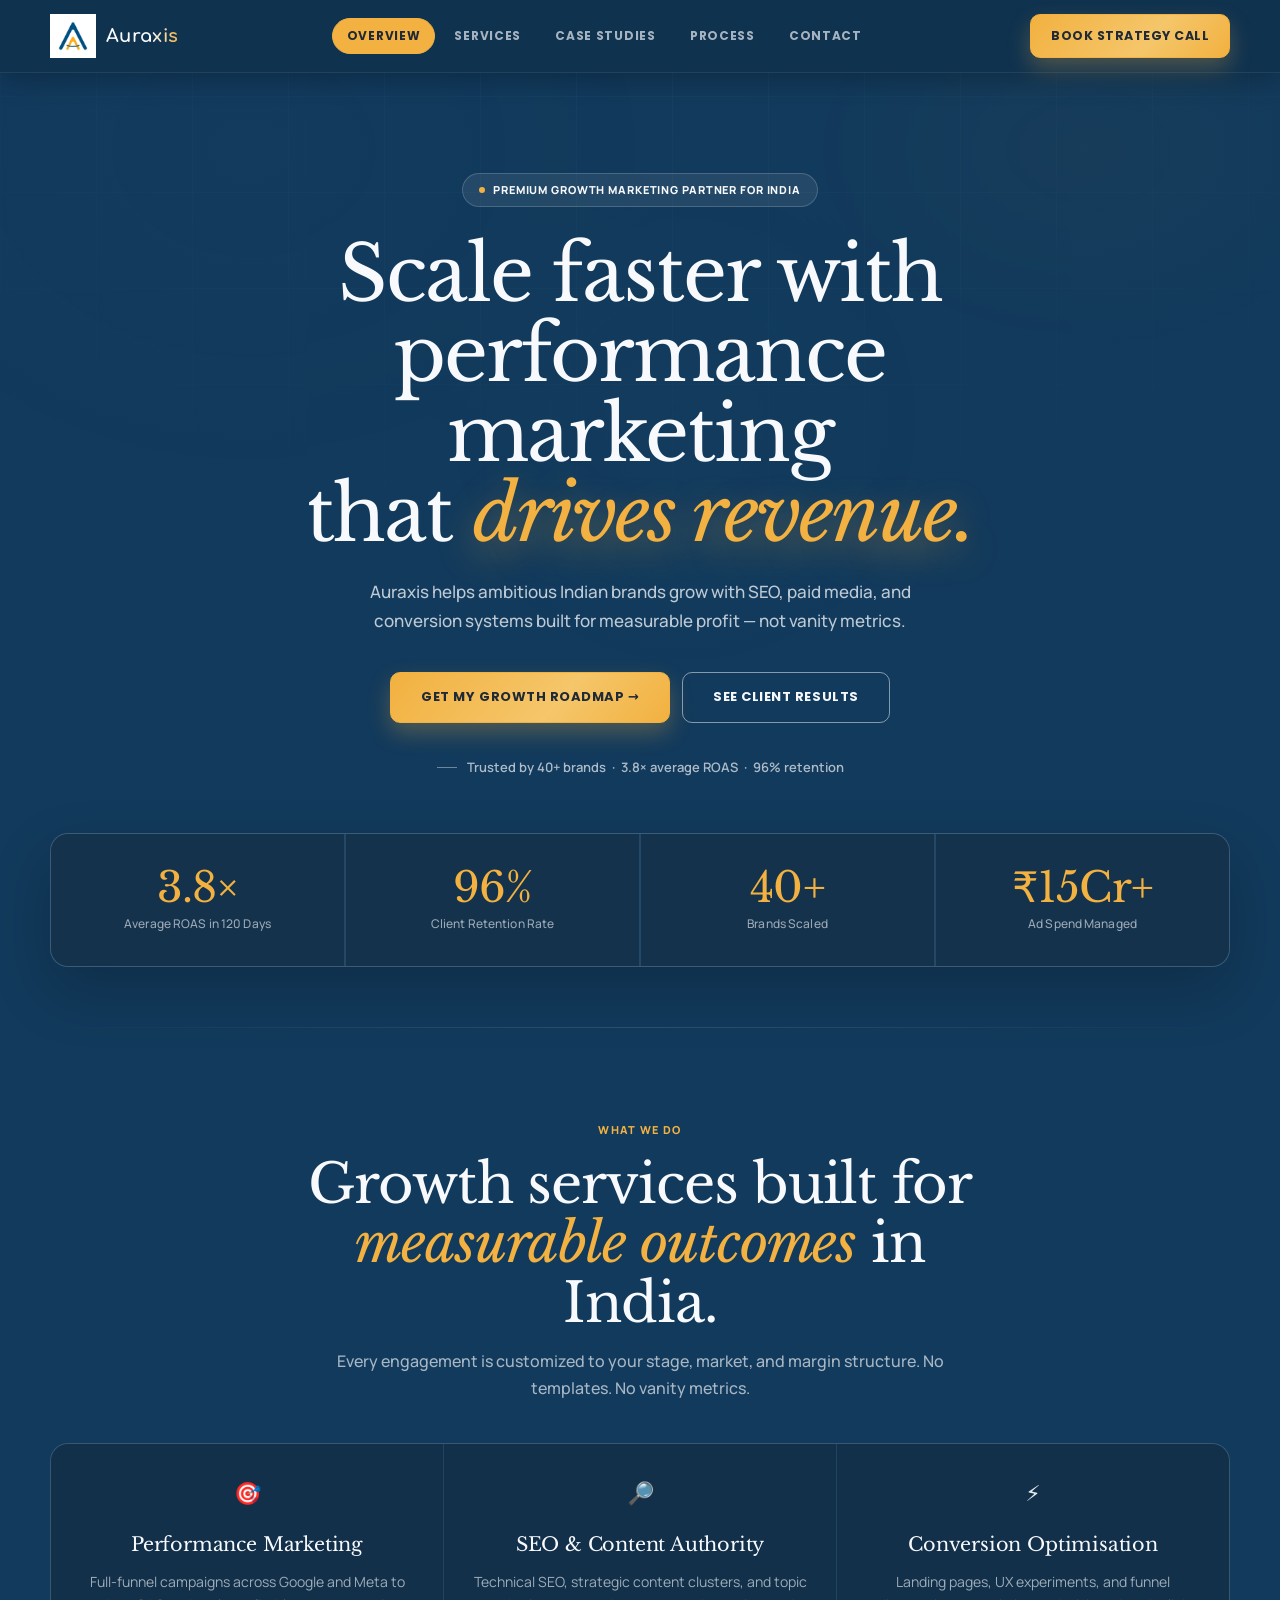
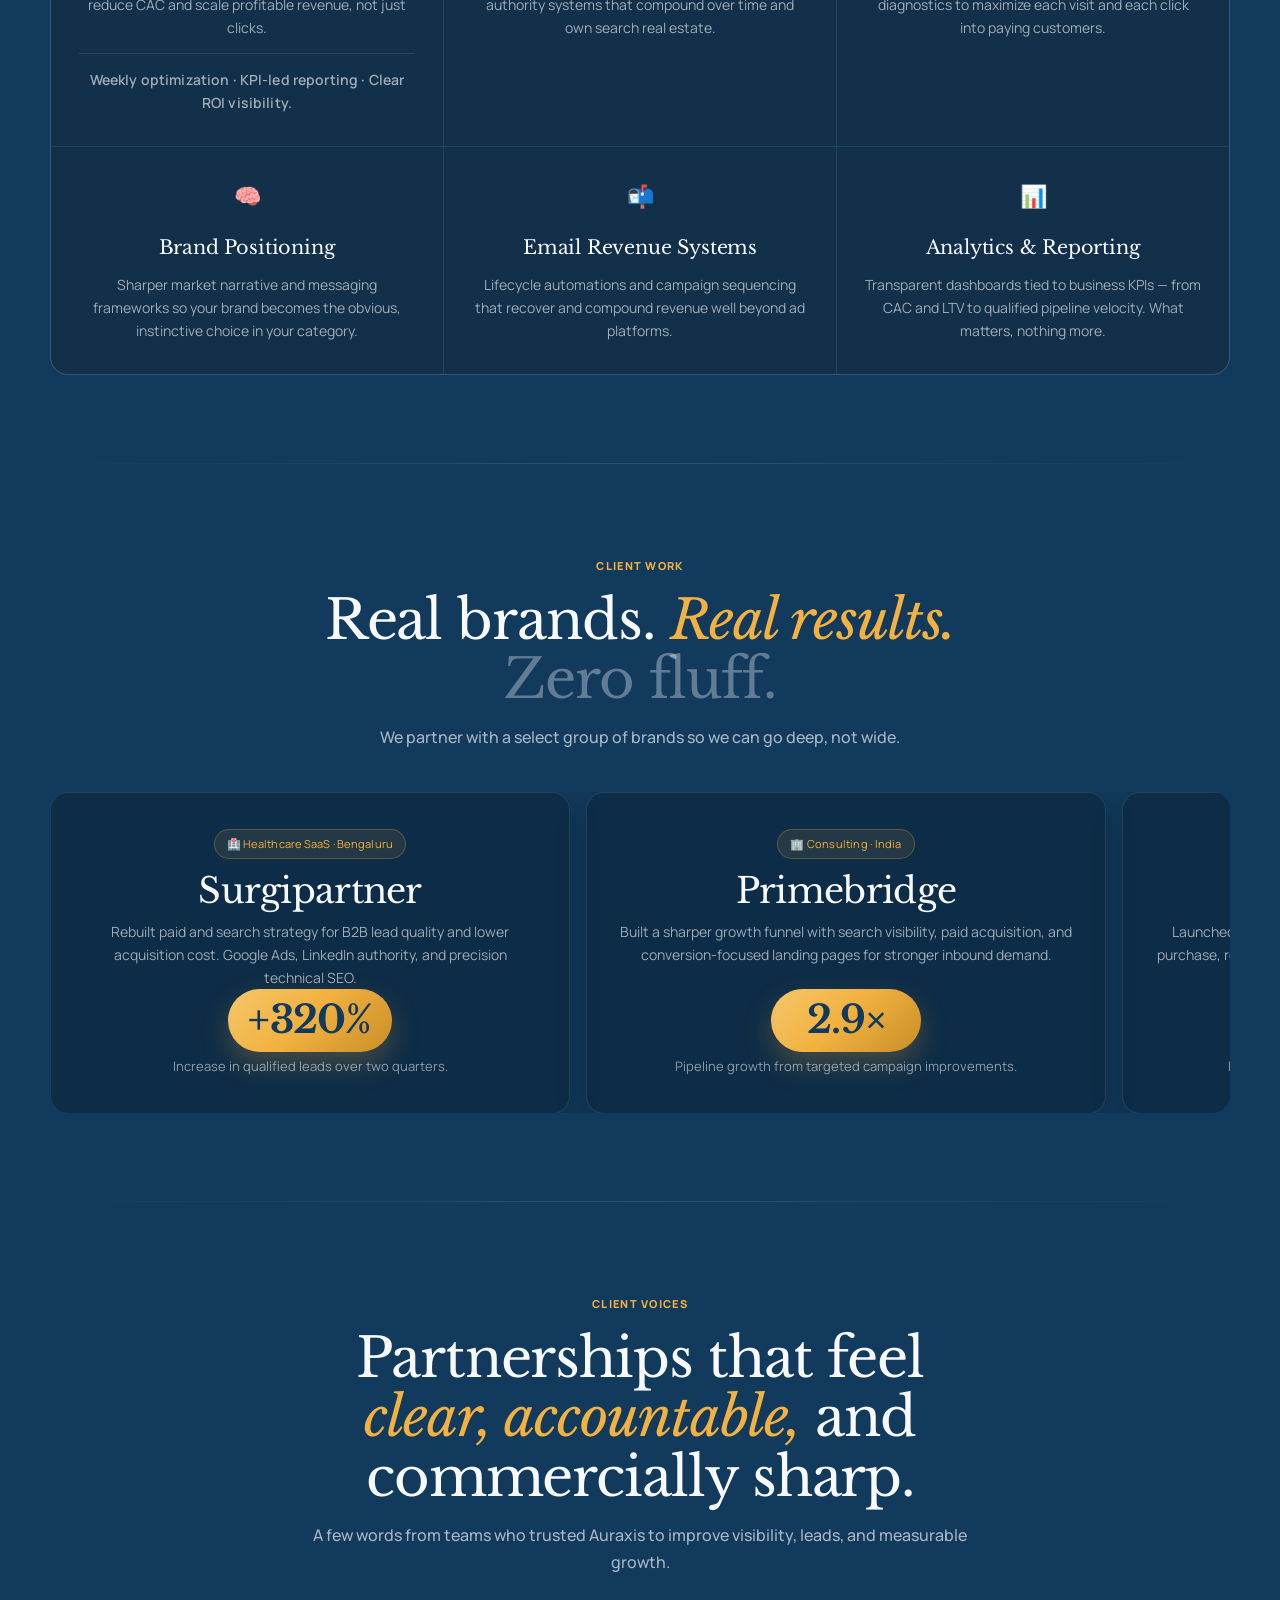
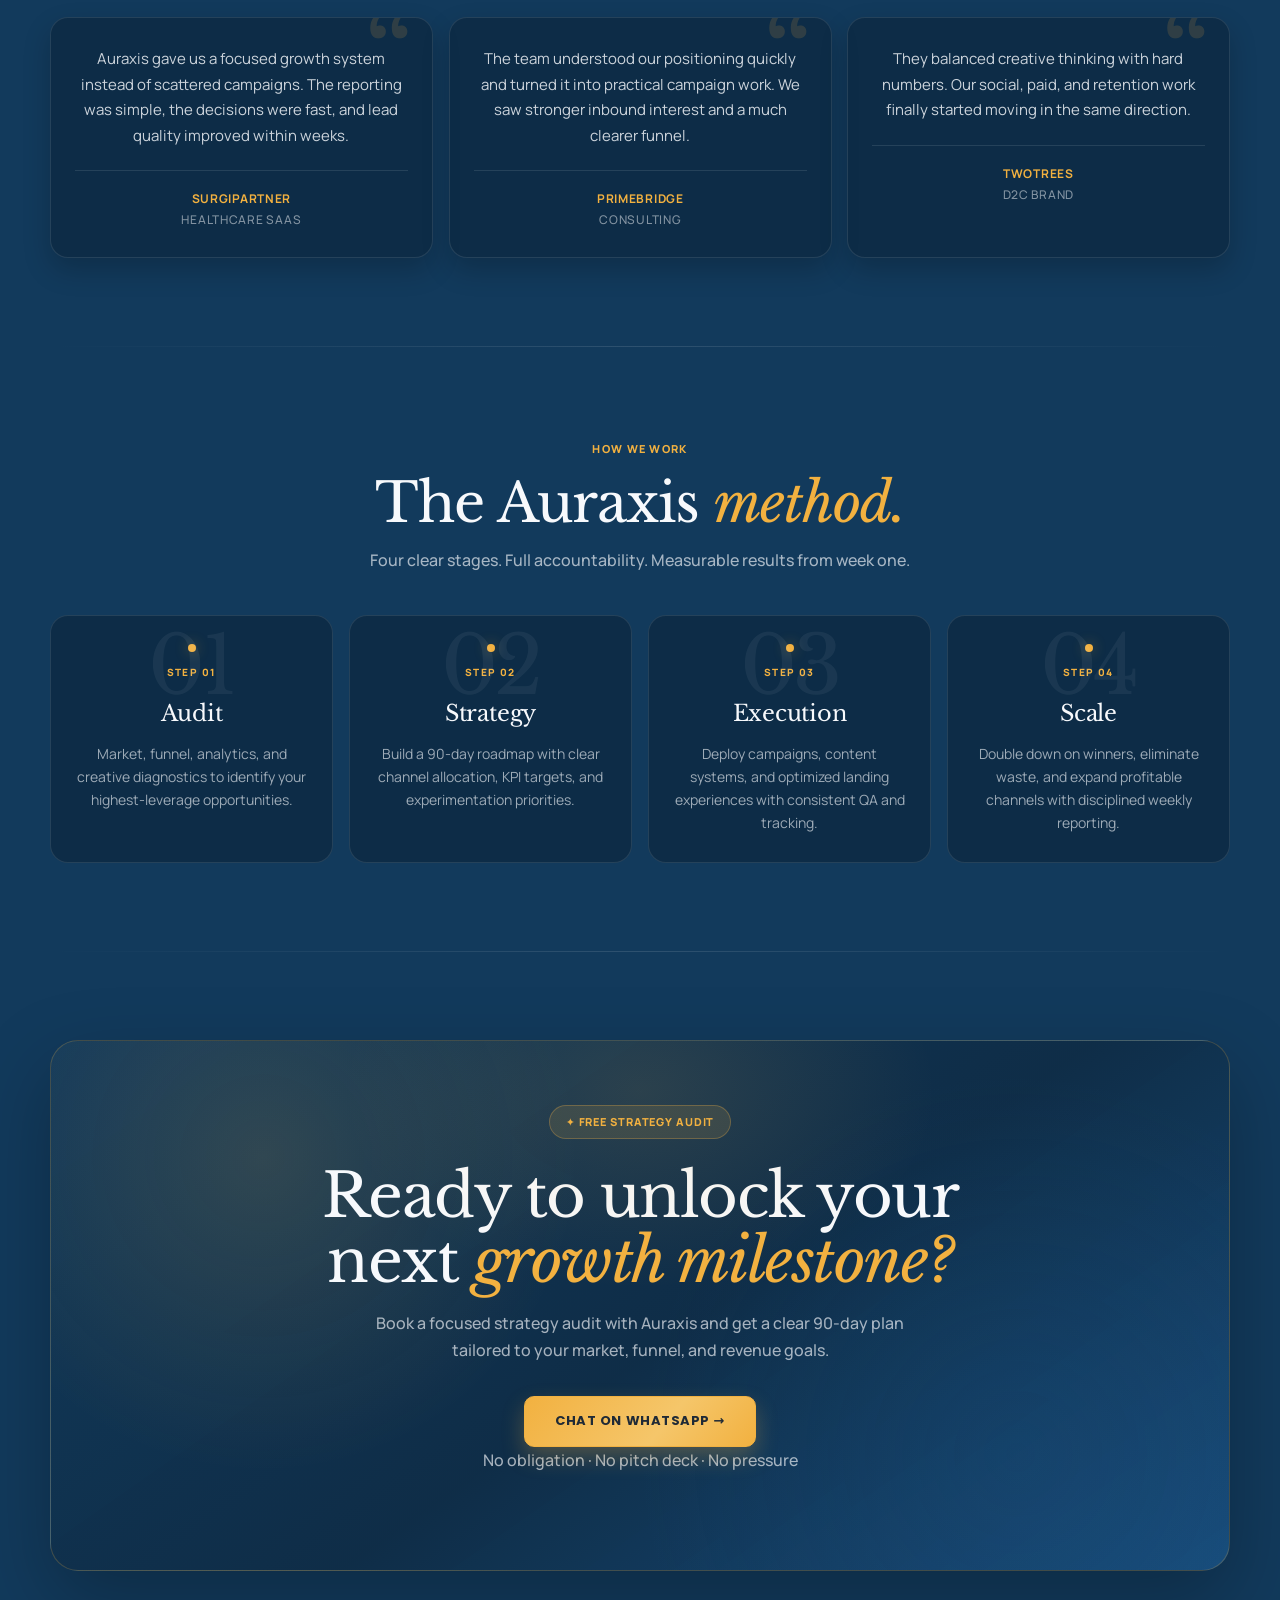
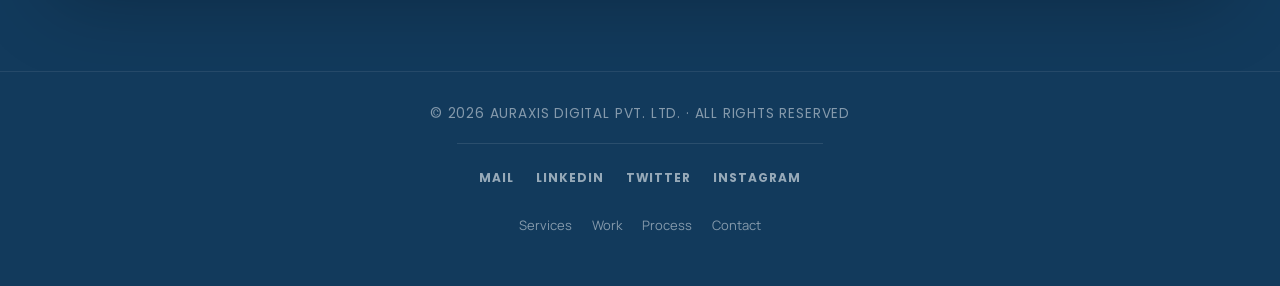
<file: v2/index_v2.html>
<!DOCTYPE html>

<html lang="en-IN">
<head>
  <meta charset="UTF-8" />
  <meta name="viewport" content="width=device-width, initial-scale=1.0" />
  <title>Auraxis India | Digital Marketing Agency for Growth | V2</title>
  <meta name="description" content="Auraxis is a premium digital marketing agency in India helping brands scale with SEO, performance marketing, creative strategy, and conversion optimization." />
  <meta name="robots" content="index, follow, max-image-preview:large" />
  <meta name="author" content="Auraxis Digital India" />
  <meta name="keywords" content="digital marketing agency India, SEO agency India, performance marketing India, growth marketing India, Auraxis" />
  <link rel="canonical" href="https://auraxis.com/" />
  <meta property="og:type" content="website" />
  <meta property="og:title" content="Auraxis India | Digital Marketing Agency for Growth" />
  <meta property="og:description" content="Scale your brand across India with SEO, paid growth, and conversion-focused digital strategy." />
  <meta property="og:url" content="https://auraxis.com/" />
  <meta property="og:site_name" content="Auraxis India" />
  <meta property="og:image" content="https://auraxis.com/assets/auraxis-logo.png" />
  <meta property="og:image:alt" content="Auraxis India logo" />
  <meta name="twitter:card" content="summary_large_image" />
  <meta name="twitter:title" content="Auraxis India | Digital Marketing Agency for Growth" />
  <meta name="twitter:description" content="Premium digital marketing services for Indian brands: SEO, paid media, and conversion systems." />
  <meta name="twitter:image" content="https://auraxis.com/assets/auraxis-logo.png" />

  <link rel="preconnect" href="https://fonts.googleapis.com" />
  <link rel="preconnect" href="https://fonts.gstatic.com" crossorigin />
  <link href="https://fonts.googleapis.com/css2?family=Comfortaa:wght@400;500;600;700&family=Libre+Baskerville:ital,wght@0,400;0,700;1,400&family=Manrope:wght@400;500;600;700;800&family=Poppins:wght@400;500;600;700;800&display=swap" rel="stylesheet" />

  <script type="application/ld+json">
    {
      "@context": "https://schema.org",
      "@type": "Organization",
      "name": "Auraxis India",
      "url": "https://auraxis.com/",
      "logo": "https://auraxis.com/assets/auraxis-logo.png",
      "description": "Digital marketing agency in India focused on SEO, performance marketing, and conversion growth.",
      "email": "hello@auraxis.com",
      "sameAs": []
    }
  </script>

  <link rel="stylesheet" href="./styles.css" />

</head>
<body>

  <div class="ambient" aria-hidden="true">
    <div class="amb-1"></div>
    <div class="amb-2"></div>
    <div class="amb-3"></div>
  </div>
  <div class="gridlines" aria-hidden="true"></div>

<a class="skip-link" href="#main-content">Skip to main content</a>

  <!-- NAV -->

  <nav class="nav">
    <div class="nav-inner">
      <div class="brand">
        <img class="brand-logo" src="../assets/auraxis-logo.png" width="46" height="46" alt="Auraxis" />
        <span>Auraxis</span>
      </div>
      <button class="nav-toggle" type="button" aria-label="Open navigation menu" aria-expanded="false" aria-controls="primary-navigation">
        <span aria-hidden="true"></span>
        <span aria-hidden="true"></span>
        <span aria-hidden="true"></span>
      </button>
      <div class="nav-tabs" id="primary-navigation" aria-label="Section navigation">
        <a class="tab-link is-active" href="#top">Overview</a>
        <a class="tab-link" href="#services">Services</a>
        <a class="tab-link" href="#work">Case Studies</a>
        <a class="tab-link" href="#process">Process</a>
        <a class="tab-link" href="#contact">Contact</a>
      </div>
      <a class="btn btn-gold nav-cta" href="#contact">Book Strategy Call</a>
    </div>
  </nav>

  <main id="main-content">

  <!-- HERO -->

  <header class="hero container" id="top">
    <div class="hero-inner">
      <div class="eyebrow" data-reveal>Premium Growth Marketing Partner for India</div>
      <h1 data-reveal style="--delay:80ms;">
        Scale faster with<br>
        performance marketing<br>
        that <em>drives revenue.</em>
      </h1>
      <p class="hero-sub" data-reveal style="--delay:160ms;">
        Auraxis helps ambitious Indian brands grow with SEO, paid media, and conversion
        systems built for measurable profit — not vanity metrics.
      </p>
      <div class="hero-cta" data-reveal style="--delay:230ms;">
        <a href="#contact" class="btn btn-gold btn-lg">Get My Growth Roadmap →</a>
        <a href="#work" class="btn btn-lg">See Client Results</a>
      </div>
      <p class="hero-proof" data-reveal style="--delay:290ms;">
        Trusted by 40+ brands &nbsp;·&nbsp; 3.8× average ROAS &nbsp;·&nbsp; 96% retention
      </p>
    </div>

    <div class="stats" data-reveal style="--delay:380ms;">
      <div class="stat">
        <strong>3.8×</strong>
        <span>Average ROAS in 120 Days</span>
      </div>
      <div class="stat">
        <strong>96%</strong>
        <span>Client Retention Rate</span>
      </div>
      <div class="stat">
        <strong>40+</strong>
        <span>Brands Scaled</span>
      </div>
      <div class="stat">
        <strong>₹15Cr+</strong>
        <span>Ad Spend Managed</span>
      </div>
    </div>

  </header>

  <div class="rule"></div>

  <!-- SERVICES -->

  <section id="services">
    <div class="container">
      <div data-reveal>
        <span class="section-label">What We Do</span>
        <h2 class="sec-h2">Growth services built for <em>measurable outcomes</em> in India.</h2>
        <p class="sec-sub">Every engagement is customized to your stage, market, and margin structure. No templates. No vanity metrics.</p>
      </div>

      <div class="services-grid">
    <div class="svc-card" data-reveal>
      <span class="svc-icon">🎯</span>
      <h3>Performance Marketing</h3>
      <p>Full-funnel campaigns across Google and Meta to reduce CAC and scale profitable revenue, not just clicks.</p>
      <p class="svc-proof">Weekly optimization · KPI-led reporting · Clear ROI visibility.</p>
      <span class="svc-arrow">↗</span>
    </div>
    <div class="svc-card" data-reveal style="--delay:60ms;">
      <span class="svc-icon">🔎</span>
      <h3>SEO & Content Authority</h3>
      <p>Technical SEO, strategic content clusters, and topic authority systems that compound over time and own search real estate.</p>
      <span class="svc-arrow">↗</span>
    </div>
    <div class="svc-card" data-reveal style="--delay:120ms;">
      <span class="svc-icon">⚡</span>
      <h3>Conversion Optimisation</h3>
      <p>Landing pages, UX experiments, and funnel diagnostics to maximize each visit and each click into paying customers.</p>
      <span class="svc-arrow">↗</span>
    </div>
    <div class="svc-card" data-reveal style="--delay:60ms;">
      <span class="svc-icon">🧠</span>
      <h3>Brand Positioning</h3>
      <p>Sharper market narrative and messaging frameworks so your brand becomes the obvious, instinctive choice in your category.</p>
      <span class="svc-arrow">↗</span>
    </div>
    <div class="svc-card" data-reveal style="--delay:120ms;">
      <span class="svc-icon">📬</span>
      <h3>Email Revenue Systems</h3>
      <p>Lifecycle automations and campaign sequencing that recover and compound revenue well beyond ad platforms.</p>
      <span class="svc-arrow">↗</span>
    </div>
    <div class="svc-card" data-reveal style="--delay:180ms;">
      <span class="svc-icon">📊</span>
      <h3>Analytics & Reporting</h3>
      <p>Transparent dashboards tied to business KPIs — from CAC and LTV to qualified pipeline velocity. What matters, nothing more.</p>
      <span class="svc-arrow">↗</span>
    </div>
      </div>
    </div>

  </section>

  <div class="rule"></div>

  <!-- CASE STUDIES -->

  <section id="work">
    <div class="container">
      <div data-reveal>
        <span class="section-label">Client Work</span>
        <h2 class="sec-h2">Real brands. <em>Real results.</em> <span class="dim">Zero fluff.</span></h2>
        <p class="sec-sub">We partner with a select group of brands so we can go deep, not wide.</p>
      </div>
      <div class="cases-viewport">
      <div class="cases">
        <article class="case-card" data-reveal>
          <div>
            <span class="case-tag">🏥 Healthcare SaaS · Bengaluru</span>
            <h3>Surgipartner</h3>
            <p>Rebuilt paid and search strategy for B2B lead quality and lower acquisition cost. Google Ads, LinkedIn authority, and precision technical SEO.</p>
          </div>
          <div>
            <div class="case-kpi">+320%</div>
            <p class="case-result-label">Increase in qualified leads over two quarters.</p>
          </div>
        </article>
        <article class="case-card" data-reveal style="--delay:80ms;">
          <div>
            <span class="case-tag">🏢 Consulting · India</span>
            <h3>Primebridge</h3>
            <p>Built a sharper growth funnel with search visibility, paid acquisition, and conversion-focused landing pages for stronger inbound demand.</p>
          </div>
          <div>
            <div class="case-kpi">2.9×</div>
            <p class="case-result-label">Pipeline growth from targeted campaign improvements.</p>
          </div>
        </article>
        <article class="case-card" data-reveal style="--delay:140ms;">
          <div>
            <span class="case-tag">🌿 D2C Food Brand · Mumbai</span>
            <h3>TwoTrees</h3>
            <p>Launched an integrated social and paid system focused on repeat purchase, retention, and organic community building across Instagram and Meta.</p>
          </div>
          <div>
            <div class="case-kpi">3.7×</div>
            <p class="case-result-label">Return on ad spend while improving customer LTV.</p>
          </div>
        </article>
        <article class="case-card" data-reveal style="--delay:200ms;">
          <div>
            <span class="case-tag">🎨 Design Studio · India</span>
            <h3>ArtisticSpaze</h3>
            <p>Refined positioning, content, and lead-generation journeys to turn creative credibility into consistent discovery and inquiry volume.</p>
          </div>
          <div>
            <div class="case-kpi">+185%</div>
            <p class="case-result-label">Increase in qualified inquiries through search and social.</p>
          </div>
        </article>
        <article class="case-card" aria-hidden="true">
          <div>
            <span class="case-tag">🏥 Healthcare SaaS · Bengaluru</span>
            <h3>Surgipartner</h3>
            <p>Rebuilt paid and search strategy for B2B lead quality and lower acquisition cost. Google Ads, LinkedIn authority, and precision technical SEO.</p>
          </div>
          <div>
            <div class="case-kpi">+320%</div>
            <p class="case-result-label">Increase in qualified leads over two quarters.</p>
          </div>
        </article>
        <article class="case-card" aria-hidden="true">
          <div>
            <span class="case-tag">🏢 Consulting · India</span>
            <h3>Primebridge</h3>
            <p>Built a sharper growth funnel with search visibility, paid acquisition, and conversion-focused landing pages for stronger inbound demand.</p>
          </div>
          <div>
            <div class="case-kpi">2.9×</div>
            <p class="case-result-label">Pipeline growth from targeted campaign improvements.</p>
          </div>
        </article>
        <article class="case-card" aria-hidden="true">
          <div>
            <span class="case-tag">🌿 D2C Food Brand · Mumbai</span>
            <h3>TwoTrees</h3>
            <p>Launched an integrated social and paid system focused on repeat purchase, retention, and organic community building across Instagram and Meta.</p>
          </div>
          <div>
            <div class="case-kpi">3.7×</div>
            <p class="case-result-label">Return on ad spend while improving customer LTV.</p>
          </div>
        </article>
        <article class="case-card" aria-hidden="true">
          <div>
            <span class="case-tag">🎨 Design Studio · India</span>
            <h3>ArtisticSpaze</h3>
            <p>Refined positioning, content, and lead-generation journeys to turn creative credibility into consistent discovery and inquiry volume.</p>
          </div>
          <div>
            <div class="case-kpi">+185%</div>
            <p class="case-result-label">Increase in qualified inquiries through search and social.</p>
          </div>
        </article>
      </div>
      </div>
    </div>
  </section>

  <div class="rule"></div>

  <!-- TESTIMONIALS -->

  <section id="testimonials">
    <div class="container">
      <div data-reveal>
        <span class="section-label">Client Voices</span>
        <h2 class="sec-h2">Partnerships that feel <em>clear, accountable,</em> and commercially sharp.</h2>
        <p class="sec-sub">A few words from teams who trusted Auraxis to improve visibility, leads, and measurable growth.</p>
      </div>
      <div class="testimonials-grid">
        <article class="quote-card" data-reveal>
          <p>Auraxis gave us a focused growth system instead of scattered campaigns. The reporting was simple, the decisions were fast, and lead quality improved within weeks.</p>
          <div class="quote-author">Surgipartner <span>Healthcare SaaS</span></div>
        </article>
        <article class="quote-card" data-reveal style="--delay:80ms;">
          <p>The team understood our positioning quickly and turned it into practical campaign work. We saw stronger inbound interest and a much clearer funnel.</p>
          <div class="quote-author">Primebridge <span>Consulting</span></div>
        </article>
        <article class="quote-card" data-reveal style="--delay:160ms;">
          <p>They balanced creative thinking with hard numbers. Our social, paid, and retention work finally started moving in the same direction.</p>
          <div class="quote-author">TwoTrees <span>D2C Brand</span></div>
        </article>
      </div>
    </div>
  </section>

  <div class="rule"></div>

  <!-- PROCESS -->

  <section id="process">
    <div class="container">
      <div data-reveal>
        <span class="section-label">How We Work</span>
        <h2 class="sec-h2">The Auraxis <em>method.</em></h2>
        <p class="sec-sub">Four clear stages. Full accountability. Measurable results from week one.</p>
      </div>
      <div class="process-grid">
        <article class="step-card" data-reveal>
          <div class="step-dot"></div>
          <div class="step-num">01</div>
          <div class="step-label">Step 01</div>
          <h4>Audit</h4>
          <p>Market, funnel, analytics, and creative diagnostics to identify your highest-leverage opportunities.</p>
        </article>
        <article class="step-card" data-reveal style="--delay:70ms;">
          <div class="step-dot"></div>
          <div class="step-num">02</div>
          <div class="step-label">Step 02</div>
          <h4>Strategy</h4>
          <p>Build a 90-day roadmap with clear channel allocation, KPI targets, and experimentation priorities.</p>
        </article>
        <article class="step-card" data-reveal style="--delay:130ms;">
          <div class="step-dot"></div>
          <div class="step-num">03</div>
          <div class="step-label">Step 03</div>
          <h4>Execution</h4>
          <p>Deploy campaigns, content systems, and optimized landing experiences with consistent QA and tracking.</p>
        </article>
        <article class="step-card" data-reveal style="--delay:190ms;">
          <div class="step-dot"></div>
          <div class="step-num">04</div>
          <div class="step-label">Step 04</div>
          <h4>Scale</h4>
          <p>Double down on winners, eliminate waste, and expand profitable channels with disciplined weekly reporting.</p>
        </article>
      </div>
    </div>
  </section>

  <div class="rule"></div>

  <!-- CTA -->

  <section id="contact">
    <div class="container">
      <div class="cta-wrap" data-reveal>
        <div class="cta-badge">✦ Free Strategy Audit</div>
        <h2>Ready to unlock your<br>next <em>growth milestone?</em></h2>
        <p>Book a focused strategy audit with Auraxis and get a clear 90-day plan tailored to your market, funnel, and revenue goals.</p>
        <div class="contact-form">
          <a
            class="btn btn-gold btn-lg form-field-full"
            href="https://wa.me/918867850733?text=Hi%20Auraxis%2C%20I%20would%20like%20to%20book%20a%20free%20strategy%20audit."
            target="_blank"
            rel="noopener noreferrer"
          >
            Chat on WhatsApp →
          </a>
        </div>
        <p class="cta-note">No obligation · No pitch deck · No pressure</p>
      </div>
    </div>
  </section>

  </main>

  <!-- FOOTER -->

  <footer>
    <div class="footer-inner">
      <p class="footer-copy">© 2026 Auraxis Digital Pvt. Ltd. · All Rights Reserved</p>
      <nav class="footer-social" aria-label="Social and email">
        <a class="footer-social-link" href="mailto:hello@auraxis.com">Mail</a>
        <a class="footer-social-link" href="https://www.linkedin.com/company/auraxis" target="_blank" rel="noopener noreferrer">LinkedIn</a>
        <a class="footer-social-link" href="https://twitter.com/auraxis" target="_blank" rel="noopener noreferrer">Twitter</a>
        <a class="footer-social-link" href="https://www.instagram.com/auraxis.media?igsh=MWVzancxaWY5czk3Nw==" target="_blank" rel="noopener noreferrer">Instagram</a>
      </nav>
      <ul class="footer-links">
        <li><a href="#services">Services</a></li>
        <li><a href="#work">Work</a></li>
        <li><a href="#process">Process</a></li>
        <li><a href="#contact">Contact</a></li>
      </ul>
    </div>
  </footer>

  <script>
    const nav = document.querySelector('.nav');
    const navToggle = document.querySelector('.nav-toggle');
    const navLinks = Array.from(document.querySelectorAll('.tab-link, .nav-cta'));

    if (nav && navToggle) {
      const setMenuOpen = isOpen => {
        nav.classList.toggle('is-open', isOpen);
        navToggle.setAttribute('aria-expanded', String(isOpen));
        navToggle.setAttribute('aria-label', isOpen ? 'Close navigation menu' : 'Open navigation menu');
      };

      navToggle.addEventListener('click', () => setMenuOpen(!nav.classList.contains('is-open')));
      navLinks.forEach(link => link.addEventListener('click', () => setMenuOpen(false)));
      document.addEventListener('keydown', event => {
        if (event.key === 'Escape') setMenuOpen(false);
      });
    }

    // Reveal on scroll
    const revealEls = document.querySelectorAll('[data-reveal]');
    const revealObs = new IntersectionObserver(entries => {
      entries.forEach(e => {
        if (e.isIntersecting) {
          e.target.classList.add('is-visible');
          revealObs.unobserve(e.target);
        }
      });
    }, { threshold: 0.1, rootMargin: '0px 0px -40px 0px' });
    revealEls.forEach(el => revealObs.observe(el));

    // Active tab on scroll
    const tabLinks = Array.from(document.querySelectorAll('.tab-link'));
    const sectionMap = tabLinks.reduce((acc, l) => {
      const el = document.querySelector(l.getAttribute('href'));
      if (el) acc.push({ id: el.id, el });
      return acc;
    }, []);

    const setActive = id => {
      tabLinks.forEach(l => l.classList.toggle('is-active', l.getAttribute('href') === `#${id}`));
    };

    const onScroll = () => {
      const scrollY = window.scrollY + 120;
      let current = sectionMap[0]?.id;
      for (const { id, el } of sectionMap) {
        if (el.offsetTop <= scrollY) current = id;
      }
      setActive(current);
    };

    window.addEventListener('scroll', onScroll, { passive: true });
    onScroll();

  </script>

</body>
</html>
</file>
<file: styles.css>
:root {
  /* Neutrals + surfaces — same hex tokens as v2; v1 maps them to yellow-forward surfaces + blue type */
  --bg: #fff2d6;
  --bg2: #fff2d6;
  --surface: #e3e8ef;
  --surface2: #fff2d6;
  --line: rgba(200, 142, 40, 0.28);
  --line2: rgba(25,79,127,0.5);
  --text: #123a5c;
  --muted: rgba(47, 111, 163, 0.82);
  --dim: rgba(47, 111, 163, 0.62);
  --inverse-text: #f7f9fc;
  --gold: #f2b140;
  --gold2: #f5c66a;
  --gold-text: #c88e28;
  --gold-glow: rgba(242,177,64,0.34);
  --gold-dim: rgba(242,177,64,0.16);
  --brand-blue: #194f7f;
  --brand-blue2: #2f6fa3;
  --support-blue: #2f6fa3;
  --support-blue-dark: #123a5c;
  --support-blue-light: #6f9fc7;
  --warm-cta: #c88e28;
  --warm-soft: #fff2d6;
  --neutral-100: #f7f9fc;
  --neutral-200: #e3e8ef;
  --success: #3bb273;
  --teal: var(--brand-blue);
  --teal2: var(--brand-blue2);
  --teal-glow: rgba(25,79,127,0.24);
  --max: 1180px;
  --r: 14px;
  --r2: 18px;
  /* Editorial golds (Mywork-aligned accents) */
  --gold-shine: #ffb21a;
  --gold-shine2: #ffd36b;
  --gold-accent: rgba(255, 178, 26, 1);
  --editorial-shadow: rgba(46, 80, 136, 0.12);
}

*, *::before, *::after { box-sizing: border-box; margin: 0; padding: 0; }
html { scroll-behavior: smooth; }

::selection {
  background: rgba(255, 178, 26, 0.3);
  color: #19304f;
}

main {
  position: relative;
  z-index: 1;
}

body {
  font-family: 'Manrope', system-ui, sans-serif;
  background:
    radial-gradient(ellipse 125% 88% at 50% -22%, rgba(255, 250, 240, 0.95) 0%, transparent 58%),
    radial-gradient(ellipse 72% 52% at 8% 32%, rgba(47, 111, 163, 0.09) 0%, transparent 46%),
    radial-gradient(ellipse 68% 48% at 92% 48%, rgba(242, 177, 64, 0.2) 0%, transparent 50%),
    radial-gradient(ellipse 88% 52% at 50% 102%, rgba(25, 79, 127, 0.06) 0%, transparent 55%),
    radial-gradient(ellipse 70% 45% at 50% 60%, rgba(245, 198, 106, 0.14) 0%, transparent 45%),
    #fffaf0;
  color: var(--text);
  overflow-x: hidden;
  -webkit-font-smoothing: antialiased;
  line-height: 1.6;
}

a { text-decoration: none; color: inherit; }
::-webkit-scrollbar { width: 2px; }
::-webkit-scrollbar-thumb { background: var(--gold); border-radius: 2px; }

/* ── NOISE OVERLAY (premium paper grain) ── */
body::before {
  content: '';
  position: fixed;
  inset: 0;
  pointer-events: none;
  z-index: 0;
  opacity: 0.035;
  background-image: url("data:image/svg+xml,%3Csvg viewBox='0 0 256 256' xmlns='http://www.w3.org/2000/svg'%3E%3Cfilter id='n'%3E%3CfeTurbulence type='fractalNoise' baseFrequency='0.85' numOctaves='4' stitchTiles='stitch'/%3E%3C/filter%3E%3Crect width='100%25' height='100%25' filter='url(%23n)'/%3E%3C/svg%3E");
  mix-blend-mode: multiply;
}

/* ── AMBIENT BG LAYERS ── */
.ambient {
  position: fixed; inset: 0; pointer-events: none; z-index: 0; opacity: 0.62;
}
.amb-1 {
  position: absolute;
  width: 980px; height: 760px;
  top: -220px; left: -240px;
  background: radial-gradient(ellipse at center, rgba(25, 79, 127, 0.12) 0%, transparent 62%);
  animation: ambFloat 18s ease-in-out infinite alternate;
}
.amb-2 {
  position: absolute;
  width: 780px; height: 560px;
  top: -120px; right: -180px;
  background: radial-gradient(ellipse at center, rgba(245, 198, 106, 0.32) 0%, transparent 58%);
  animation: ambFloat 22s ease-in-out infinite alternate-reverse;
}
.amb-3 {
  position: absolute;
  width: 720px; height: 720px;
  bottom: 12vh; left: 22%;
  background: radial-gradient(ellipse at center, rgba(47, 111, 163, 0.1) 0%, transparent 58%);
  animation: ambFloat 28s ease-in-out infinite alternate;
}
@keyframes ambFloat {
  0%   { transform: translate(0,0) scale(1); }
  50%  { transform: translate(40px, 30px) scale(1.06); }
  100% { transform: translate(-20px, 50px) scale(0.96); }
}

/* skip link */
.skip-link {
  position: absolute; left: 12px; top: -48px;
  padding: 10px 14px; background: var(--gold); color: var(--support-blue-dark);
  border-radius: 10px; font-weight: 700; z-index: 100;
}
.skip-link:focus { top: 12px; }

/* ── GRID LINE DECORATION ── */
.gridlines {
  position: fixed; inset: 0; pointer-events: none; z-index: 0;
  background-image:
    linear-gradient(rgba(25, 79, 127, 0.045) 1px, transparent 1px),
    linear-gradient(90deg, rgba(25, 79, 127, 0.045) 1px, transparent 1px);
  background-size: 88px 88px;
  mask-image: radial-gradient(ellipse 82% 70% at 50% 0%, rgba(0, 0, 0, 0.55) 0%, transparent 72%);
  opacity: 0.85;
}

/* ── NAV ── */
.nav {
  position: sticky; top: 0; z-index: 50;
  backdrop-filter: blur(24px) saturate(180%);
  -webkit-backdrop-filter: blur(24px) saturate(180%);
  background: rgba(255, 255, 255, 0.88);
  border-bottom: 1px solid rgba(200, 142, 40, 0.18);
  box-shadow:
    0 1px 0 rgba(255, 255, 255, 0.7) inset,
    0 10px 28px rgba(25, 79, 127, 0.06);
  transition: box-shadow 0.35s ease;
}
.nav.scrolled {
  box-shadow:
    0 1px 0 rgba(255, 255, 255, 0.7) inset,
    0 0 0 1px rgba(255, 178, 26, 0.08),
    0 12px 36px rgba(255, 178, 26, 0.14),
    0 18px 44px rgba(25, 79, 127, 0.07);
}
.nav::after {
  content: '';
  position: absolute;
  left: 0;
  right: 0;
  bottom: 0;
  height: 1px;
  background: linear-gradient(90deg, transparent 0%, rgba(242,177,64,0.55) 35%, rgba(245,198,106,0.75) 50%, rgba(242,177,64,0.55) 65%, transparent 100%);
  pointer-events: none;
}

.nav-inner {
  width: min(100% - 40px, var(--max));
  margin-inline: auto;
  height: 72px;
  display: flex; align-items: center; justify-content: space-between; gap: 20px;
}

.brand {
  display: inline-flex; align-items: center; gap: 10px;
  font-family: 'Comfortaa', system-ui, sans-serif;
  font-weight: 700; font-size: 18px;
  letter-spacing: -0.01em;
  flex-shrink: 0;
  text-decoration: none;
  color: inherit;
}
.brand-logo {
  width: 46px;
  height: 46px;
  object-fit: contain;
  flex-shrink: 0;
}
.brand-name {
  font-family: 'Comfortaa', system-ui, sans-serif;
  font-size: 22px;
  font-weight: 800;
  letter-spacing: -0.02em;
  color: var(--text);
}
@keyframes brand-pop { 0%, 100% { opacity: 1; } 50% { opacity: 1; } }

.nav-tabs {
  display: flex; align-items: center; gap: 4px;
  flex: 1; justify-content: center;
  overflow-x: auto; scrollbar-width: none;
}
.nav-tabs::-webkit-scrollbar { display: none; }

.nav-toggle {
  display: none;
  width: 44px;
  height: 44px;
  align-items: center;
  justify-content: center;
  flex-direction: column;
  gap: 5px;
  border: 1px solid rgba(25,79,127,0.36);
  border-radius: 10px;
  background: rgba(247,249,252,0.75);
  color: var(--text);
  cursor: pointer;
}
.nav-toggle span {
  width: 20px;
  height: 2px;
  border-radius: 999px;
  background: var(--brand-blue);
  transition: transform 0.2s, opacity 0.2s;
}
.nav.is-open .nav-toggle span:nth-child(1) { transform: translateY(7px) rotate(45deg); }
.nav.is-open .nav-toggle span:nth-child(2) { opacity: 0; }
.nav.is-open .nav-toggle span:nth-child(3) { transform: translateY(-7px) rotate(-45deg); }

.tab-link {
  color: var(--muted); font-size: 12px; font-weight: 700;
  font-family: 'Poppins', system-ui, sans-serif;
  letter-spacing: 0.06em;
  text-transform: uppercase;
  padding: 7px 14px; border-radius: 999px;
  border: 1px solid transparent; white-space: nowrap;
  transition: all 0.2s;
}
.tab-link:hover { color: var(--text); border-color: var(--line2); background: rgba(247,249,252,0.65); }
.tab-link.is-active { color: var(--inverse-text); background: var(--teal); border-color: var(--teal); font-weight: 700; }

.btn {
  display: inline-flex; align-items: center; gap: 8px;
  padding: 11px 20px; border-radius: 10px;
  font-size: 12.5px; font-weight: 700;
  font-family: 'Poppins', system-ui, sans-serif;
  letter-spacing: 0.04em;
  text-transform: uppercase;
  border: 1px solid rgba(25,79,127,0.36);
  background: rgba(247,249,252,0.85);
  color: var(--text);
  transition: all 0.22s;
  white-space: nowrap;
}
.btn:hover { background: var(--surface2); border-color: var(--brand-blue); transform: translateY(-1px); }
.btn-gold {
  background: linear-gradient(130deg, var(--gold) 0%, var(--gold2) 60%, var(--gold) 100%);
  border-color: var(--gold);
  color: var(--support-blue-dark);
  font-weight: 700;
  box-shadow: 0 10px 22px rgba(242,177,64,0.34);
}
.btn-gold:hover {
  background: linear-gradient(135deg, var(--gold2) 0%, var(--gold) 100%);
  border-color: var(--gold2);
  box-shadow:
    0 14px 28px rgba(242, 177, 64, 0.42),
    0 0 18px rgba(255, 178, 26, 0.45);
  transform: translateY(-2px);
}
.btn-lg { padding: 14px 30px; font-size: 13px; border-radius: 10px; }

/* ── CONTAINER ── */
.container {
  width: min(100% - 40px, var(--max));
  margin-inline: auto;
  position: relative; z-index: 1;
}

/* ── HERO ── */
.hero {
  padding: 100px 0 60px;
  position: relative; z-index: 1;
}
.hero::before {
  content: '';
  position: absolute;
  left: 50%;
  top: -80px;
  transform: translateX(-50%);
  width: min(900px, 100vw);
  height: 420px;
  background: radial-gradient(ellipse 72% 58% at 50% 0%, rgba(245,198,106,0.35) 0%, rgba(242,177,64,0.12) 45%, transparent 70%);
  pointer-events: none;
  z-index: -1;
}
.hero::after {
  content: '';
  position: absolute;
  left: 50%;
  top: 20px;
  transform: translateX(-50%);
  width: min(720px, 92vw);
  height: 1px;
  background: linear-gradient(90deg, transparent, rgba(242,177,64,0.45) 20%, rgba(245,198,106,0.65) 50%, rgba(242,177,64,0.45) 80%, transparent);
  pointer-events: none;
  z-index: -1;
}

.hero-inner {
  max-width: 820px;
  margin-inline: auto;
  text-align: center;
}

@keyframes eyebrow-shimmer {
  0% { background-position: 0% 50%; }
  100% { background-position: 200% 50%; }
}

.eyebrow {
  display: inline-flex; align-items: center; gap: 8px;
  background: linear-gradient(
    105deg,
    rgba(255, 178, 26, 0.1) 0%,
    rgba(255, 211, 107, 0.2) 35%,
    rgba(255, 178, 26, 0.12) 70%,
    rgba(255, 211, 107, 0.16) 100%
  );
  background-size: 220% 100%;
  animation: eyebrow-shimmer 6s ease-in-out infinite alternate;
  border: 1px solid rgba(255, 178, 26, 0.5);
  color: var(--teal);
  border-radius: 999px;
  font-size: 11px; font-weight: 800;
  letter-spacing: 0.08em; text-transform: uppercase;
  padding: 7px 16px;
  margin-bottom: 28px;
}
.eyebrow::before {
  content: '';
  width: 6px; height: 6px;
  border-radius: 50%;
  background: var(--gold);
  animation: pulse-dot 1.8s ease-in-out infinite;
}
@keyframes pulse-dot {
  0%, 100% { opacity: 1; transform: scale(1); }
  50% { opacity: 0.4; transform: scale(0.7); }
}

h1 {
  font-family: 'Libre Baskerville', Georgia, serif;
  font-size: clamp(2.6rem, 6vw, 5rem);
  font-weight: 400;
  line-height: 1.04;
  letter-spacing: -0.025em;
  color: var(--text);
  margin-bottom: 24px;
}
h1 em {
  font-family: 'Libre Baskerville', Georgia, serif;
  font-style: italic;
  font-weight: 400;
  color: var(--gold-text);
  text-shadow: 0 12px 36px rgba(242, 177, 64, 0.28);
}
h1 .dim { color: rgba(25, 79, 127, 0.38); }

.hero-sub {
  font-size: 17px; font-weight: 500;
  color: var(--muted);
  max-width: 560px;
  line-height: 1.7;
  margin-inline: auto;
  margin-bottom: 36px;
}

.hero-cta {
  display: flex; gap: 12px; flex-wrap: wrap;
  justify-content: center;
  margin-bottom: 24px;
}

/* stats strip */
.stats {
  margin-top: 56px;
  display: grid;
  grid-template-columns: repeat(4, 1fr);
  gap: 2px;
  background: linear-gradient(135deg, var(--gold2), var(--gold), var(--gold2));
  border: 1px solid rgba(200, 142, 40, 0.35);
  border-radius: var(--r2);
  overflow: hidden;
  box-shadow: 0 24px 60px rgba(200, 142, 40, 0.14);
}

.stat {
  background: rgba(247,249,252,0.88);
  padding: 24px 20px;
  text-align: center;
  display: flex;
  flex-direction: column;
  align-items: center;
  justify-content: center;
  min-height: 132px;
  transition: background 0.2s, color 0.2s;
}
.stat:hover { background: var(--brand-blue); }
.stat:hover strong {
  background: none;
  -webkit-background-clip: unset;
  background-clip: unset;
  -webkit-text-fill-color: var(--inverse-text);
  color: var(--inverse-text);
}
.stat:hover span { color: var(--neutral-200); }

.stat strong {
  display: block;
  font-family: 'Libre Baskerville', Georgia, serif;
  font-size: clamp(1.8rem, 3.5vw, 2.6rem);
  font-weight: 400;
  letter-spacing: -0.02em;
  line-height: 1;
  margin-bottom: 6px;
  color: #a56f0a;
  -webkit-text-fill-color: currentColor;
}
.stat span {
  color: rgba(18, 58, 92, 0.78);
  font-size: 13px;
  font-weight: 600;
  letter-spacing: 0.01em;
}

/* ── SECTION COMMON ── */
section { padding: 88px 0; scroll-margin-top: 94px; position: relative; z-index: 1; }

.section-label {
  display: inline-block;
  font-size: 11px; font-weight: 800;
  letter-spacing: 0.12em; text-transform: uppercase;
  color: var(--teal);
  margin-bottom: 16px;
}

.sec-h2 {
  font-family: 'Libre Baskerville', Georgia, serif;
  font-size: clamp(2rem, 4.5vw, 3.4rem);
  font-weight: 400; line-height: 1.1;
  letter-spacing: -0.02em;
  max-width: 700px;
}
.sec-h2 em { font-style: italic; color: var(--gold-text); }
.sec-h2 .dim { color: rgba(25, 79, 127, 0.38); }

.sec-sub {
  margin-top: 14px;
  color: var(--muted); font-size: 16px; font-weight: 500;
  max-width: 680px; line-height: 1.7;
}
#services .container > div:first-child,
#work .container > div:first-child,
#testimonials .container > div:first-child,
#process .container > div:first-child {
  text-align: center;
}
#services .sec-h2,
#work .sec-h2,
#testimonials .sec-h2,
#process .sec-h2,
#services .sec-sub,
#work .sec-sub,
#testimonials .sec-sub,
#process .sec-sub {
  margin-inline: auto;
}

/* ── DIVIDER LINE ── */
.rule {
  width: min(100% - 40px, var(--max));
  margin-inline: auto;
  height: 1px;
  background: linear-gradient(90deg, transparent, var(--line2), transparent);
}

/* ── SERVICES ── */
#services { background: transparent; }

.services-grid {
  margin-top: 40px;
  display: grid;
  grid-template-columns: repeat(3, 1fr);
  gap: 1px;
  background: var(--line);
  border: 1px solid var(--line);
  border-radius: var(--r2);
  overflow: hidden;
}

.svc-card {
  background: rgba(247, 249, 252, 0.68);
  backdrop-filter: blur(10px);
  -webkit-backdrop-filter: blur(10px);
  padding: 32px 28px;
  position: relative;
  border: 1px solid transparent;
  transition: background 0.3s, transform 0.28s, box-shadow 0.28s, border-color 0.28s;
  cursor: default;
  text-align: center;
}
.svc-card::before {
  content: '';
  position: absolute;
  inset: 0 0 auto 0;
  height: 4px;
  background: linear-gradient(90deg, var(--gold), var(--gold2));
  opacity: 0;
  transition: opacity 0.3s;
}
.svc-card::after {
  content: '';
  position: absolute;
  inset: 0;
  background: linear-gradient(135deg, var(--gold-glow), rgba(245,198,106,0.2) 100%);
  opacity: 0;
  transition: opacity 0.4s;
}
.svc-card:hover {
  background: rgba(255, 250, 240, 0.82);
  transform: translateY(-4px);
  box-shadow: 0 20px 48px var(--editorial-shadow);
  border-color: rgba(255, 178, 26, 0.15);
}
.svc-card:hover::before { opacity: 1; }
.svc-card:hover::after { opacity: 1; }

.svc-icon {
  margin-bottom: 18px;
  display: flex;
  align-items: center;
  justify-content: center;
  margin-inline: auto;
}
.svc-icon svg {
  width: 20px;
  height: 20px;
  flex-shrink: 0;
}

.svc-card h3 {
  font-family: 'Libre Baskerville', Georgia, serif;
  font-size: 1.2rem; font-weight: 400;
  margin-bottom: 10px; color: var(--text);
  letter-spacing: -0.01em;
}

.svc-card p { color: var(--muted); font-size: 14px; line-height: 1.65; }

.svc-proof {
  margin-top: 14px;
  padding-top: 14px;
  border-top: 1px solid var(--line);
  color: var(--teal);
  font-size: 14px; font-weight: 600;
  letter-spacing: 0.01em;
  text-align: center;
}

.svc-arrow {
  position: absolute; top: 28px; right: 24px;
  font-size: 16px; color: var(--dim);
  opacity: 0; transform: translate(-4px, 4px);
  transition: transform 0.35s cubic-bezier(0.16, 1, 0.3, 1), color 0.35s ease, opacity 0.3s ease;
}
.svc-card:hover .svc-arrow {
  opacity: 1;
  transform: translate(3px, -3px);
  color: var(--gold-shine);
}

/* ── CASE STUDIES ── */

.cases-viewport {
  margin-top: 40px;
  overflow: hidden;
  border-radius: var(--r2);
}

.cases {
  --case-gap: 16px;
  display: flex;
  align-items: stretch;
  gap: var(--case-gap);
  width: max-content;
  animation: caseTicker 28s linear infinite;
  will-change: transform;
}
@media (hover: hover) and (pointer: fine) {
  .cases-viewport:hover .cases { animation-play-state: paused; }
}
.cases-viewport.is-offscreen .cases { animation-play-state: paused; }
@keyframes caseTicker {
  0% { transform: translateX(0); }
  100% { transform: translateX(calc(-50% - (var(--case-gap) / 2))); }
}

.case-card {
  background: var(--neutral-100);
  border: 1px solid var(--line);
  border-left: 3px solid var(--gold);
  border-radius: var(--r2);
  padding: 36px 29px 36px 32px;
  display: flex; flex-direction: column; justify-content: space-between;
  min-height: 300px;
  position: relative;
  overflow: hidden;
  box-shadow: 0 12px 30px rgba(25,79,127,0.09);
  transition: border-color 0.3s, transform 0.3s, box-shadow 0.3s;
  text-align: center;
  flex: 0 0 min(520px, calc((100vw - 72px) / 2));
}
.case-card::before {
  content: '';
  position: absolute; inset: 0;
  background:
    radial-gradient(circle at 100% 100%, var(--gold-glow) 0%, transparent 55%),
    linear-gradient(135deg, rgba(245,198,106,0.2), transparent 42%);
  opacity: 0; transition: opacity 0.5s;
}
.case-card:hover { border-color: rgba(25,79,127,0.38); transform: translateY(-4px); box-shadow: 0 20px 44px rgba(25,79,127,0.15); }
.case-card:hover::before { opacity: 1; }

.case-tag {
  display: inline-block;
  border: 1px solid rgba(242,177,64,0.38);
  background: rgba(242,177,64,0.12);
  color: var(--teal);
  border-radius: 999px; font-size: 11px;
  padding: 5px 12px; margin-bottom: 16px;
  letter-spacing: 0.02em;
}

.case-card h3 {
  font-family: 'Libre Baskerville', Georgia, serif;
  font-size: 2.2rem; font-weight: 400;
  line-height: 0.95; letter-spacing: -0.02em;
  color: var(--text); margin-bottom: 12px;
}

.case-card > div:first-child p {
  color: var(--muted); font-size: 14px; line-height: 1.65;
}

.case-kpi {
  position: relative;
  z-index: 0;
  font-family: 'Libre Baskerville', Georgia, serif;
  display: inline-flex;
  align-items: center;
  justify-content: center;
  min-width: 150px;
  padding: 12px 20px;
  border-radius: 999px;
  font-size: 2.4rem;
  font-weight: 700;
  letter-spacing: -0.02em;
  line-height: 1;
  margin-inline: auto;
  color: var(--support-blue-dark);
  -webkit-text-fill-color: currentColor;
}
.case-kpi::before {
  content: '';
  position: absolute;
  inset: 0;
  z-index: -1;
  border-radius: 999px;
  background: linear-gradient(180deg, rgba(255, 250, 240, 0.98) 0%, rgba(247, 249, 252, 0.96) 100%);
  border: 1px solid rgba(255, 178, 26, 0.35);
  box-shadow: 0 10px 28px rgba(242, 177, 64, 0.16);
}
.case-result-label {
  color: rgba(18, 58, 92, 0.82);
  font-size: 14px;
  font-weight: 500;
  margin-top: 8px;
}

.case-site {
  margin-top: 14px;
  font-size: 12px;
  font-weight: 600;
  letter-spacing: 0.02em;
}
.case-site a {
  color: var(--brand-blue2);
  text-decoration: underline;
  text-decoration-color: rgba(47, 111, 163, 0.4);
  text-decoration-thickness: 1px;
  text-underline-offset: 4px;
  border-bottom: none;
  padding-bottom: 0;
  transition: color 0.2s, text-decoration-color 0.2s;
}
.case-site a:hover {
  color: var(--support-blue-dark);
  text-decoration-color: rgba(242, 177, 64, 0.75);
}

/* ── TESTIMONIALS ── */
.testimonials-grid {
  margin-top: 40px;
  display: grid;
  grid-template-columns: repeat(3, 1fr);
  gap: 16px;
}
.quote-card {
  background: rgba(247,249,252,0.96);
  border: 1px solid var(--line);
  border-radius: var(--r2);
  padding: 28px 24px;
  box-shadow:
    inset 0 1px 0 rgba(255, 255, 255, 0.9),
    0 8px 32px rgba(46, 80, 136, 0.07);
  position: relative;
  overflow: hidden;
  text-align: center;
}
.quote-card::before {
  content: '“';
  position: absolute;
  top: 4px;
  left: 10px;
  font-family: 'Libre Baskerville', Georgia, serif;
  font-size: 80px;
  line-height: 1;
  color: var(--gold-accent);
  opacity: 0.15;
  pointer-events: none;
  z-index: 0;
}
.quote-card p {
  color: var(--text);
  font-size: 15px;
  line-height: 1.7;
  position: relative;
  z-index: 1;
}
.quote-author {
  margin-top: 22px;
  padding-top: 18px;
  border-top: 1px solid var(--line);
  color: var(--brand-blue);
  font-weight: 700;
  font-size: 12px;
  letter-spacing: 0.06em;
  text-transform: uppercase;
  text-align: center;
  position: relative;
  z-index: 1;
}
.quote-author span {
  display: block;
  color: var(--muted);
  font-weight: 500;
  margin-top: 2px;
}

/* ── PROCESS ── */

.process-grid {
  margin-top: 40px;
  display: grid;
  grid-template-columns: repeat(4, 1fr);
  gap: 16px;
}

.step-card {
  background: var(--neutral-100);
  border: 1px solid var(--line);
  border-radius: var(--r2);
  padding: 28px 24px;
  position: relative;
  overflow: hidden;
  transition: border-color 0.3s;
  text-align: center;
}
.step-card:hover { border-color: rgba(25,79,127,0.34); transform: translateY(-3px); box-shadow: 0 14px 30px rgba(25,79,127,0.11); }

.step-card > .step-dot,
.step-card > h4,
.step-card > p {
  position: relative;
  z-index: 1;
}

.step-num {
  font-family: 'Libre Baskerville', Georgia, serif;
  font-size: clamp(7rem, 16vw, 10rem);
  font-weight: 400;
  color: var(--brand-blue);
  opacity: 0.06;
  line-height: 1;
  letter-spacing: -0.04em;
  position: absolute;
  top: 50%;
  left: 50%;
  transform: translate(-50%, -52%);
  pointer-events: none;
  z-index: 0;
}

.step-card h4 {
  font-family: 'Libre Baskerville', Georgia, serif;
  font-size: 1.4rem; font-weight: 400;
  margin-bottom: 10px;
  letter-spacing: -0.01em;
}
.step-card p { color: var(--muted); font-size: 14px; line-height: 1.65; }

/* connector dots */
@keyframes step-dot-pulse {
  0%, 100% {
    box-shadow: 0 0 0 0 rgba(242, 177, 64, 0.35);
  }
  50% {
    box-shadow: 0 0 0 14px rgba(242, 177, 64, 0), 0 0 24px rgba(255, 178, 26, 0.25);
  }
}

.step-dot {
  width: 8px; height: 8px; border-radius: 50%;
  background: var(--gold); margin-bottom: 12px;
  margin-inline: auto;
  box-shadow: 0 0 12px rgba(242, 177, 64, 0.45);
  animation: step-dot-pulse 3.4s ease-in-out infinite;
}

/* ── CTA SECTION ── */
#contact { padding-bottom: 100px; }

.cta-wrap {
  display: flex;
  justify-content: center;
  text-align: center;
}

.cta-box {
  position: relative;
  width: 100%;
  max-width: 900px;
  margin-inline: auto;
  border: 1px solid rgba(255, 178, 26, 0.35);
  border-radius: 28px;
  background: rgba(255, 255, 255, 0.7);
  backdrop-filter: blur(16px);
  -webkit-backdrop-filter: blur(16px);
  padding: 64px 48px;
  box-shadow:
    0 32px 80px rgba(46, 80, 136, 0.09),
    inset 0 1px 0 rgba(255, 255, 255, 0.9);
  overflow: hidden;
  display: flex;
  flex-direction: column;
  align-items: center;
}

.btn-whatsapp {
  display: inline-flex;
  align-items: center;
  justify-content: center;
  gap: 10px;
  background: linear-gradient(180deg, #2bd06f 0%, #25d366 45%, #1fa855 100%);
  color: #fff;
  border: 1px solid rgba(18, 58, 92, 0.12);
  border-radius: 14px;
  padding: 16px 36px;
  font-size: 15px;
  font-weight: 700;
  font-family: inherit;
  text-decoration: none;
  letter-spacing: normal;
  text-transform: none;
  box-shadow:
    0 1px 0 rgba(255, 255, 255, 0.22) inset,
    0 8px 28px rgba(25, 79, 127, 0.1);
  transition: background 0.22s ease, box-shadow 0.22s ease, transform 0.22s ease, border-color 0.22s ease;
  cursor: pointer;
}
.btn-whatsapp:hover {
  background: linear-gradient(180deg, #32d876 0%, #1ebe57 100%);
  border-color: rgba(18, 58, 92, 0.08);
  box-shadow:
    0 1px 0 rgba(255, 255, 255, 0.2) inset,
    0 16px 40px rgba(37, 211, 102, 0.32),
    0 10px 24px rgba(25, 79, 127, 0.08);
  transform: translateY(-2px);
}
.btn-whatsapp-icon {
  flex-shrink: 0;
  display: block;
}

.cta-badge {
  display: inline-flex; align-items: center; gap: 8px;
  background: var(--gold-dim);
  border: 1px solid rgba(242,177,64,0.38);
  color: var(--teal);
  border-radius: 999px;
  font-size: 11px; font-weight: 800;
  letter-spacing: 0.08em; text-transform: uppercase;
  padding: 7px 16px; margin-bottom: 24px;
}

.cta-box h2 {
  font-family: 'Libre Baskerville', Georgia, serif;
  font-size: clamp(2.2rem, 5vw, 3.8rem);
  font-weight: 400; line-height: 1.08;
  letter-spacing: -0.025em;
  max-width: 680px; margin: 0 auto 16px;
}
.cta-box h2 em { font-style: italic; color: var(--gold-text); }

.cta-box > p:not(.cta-note) {
  color: var(--muted); max-width: 560px;
  margin: 0 auto 32px; font-size: 16px; font-weight: 500; line-height: 1.7;
}

.contact-form {
  display: flex;
  justify-content: center;
  max-width: 720px;
  margin: 0 auto;
  text-align: center;
  position: relative;
  z-index: 1;
}
.form-field {
  display: flex;
  flex-direction: column;
  gap: 7px;
}
.form-field-full { grid-column: 1 / -1; }
.form-field label {
  color: var(--text);
  font-size: 13px;
  font-weight: 700;
}
.form-field input,
.form-field textarea {
  width: 100%;
  border: 1px solid rgba(25,79,127,0.36);
  border-radius: 14px;
  background: rgba(247,249,252,0.92);
  color: var(--text);
  font: inherit;
  padding: 13px 14px;
  outline: none;
  transition: border-color 0.2s, box-shadow 0.2s;
}
.form-field textarea {
  min-height: 120px;
  resize: vertical;
}
.form-field input::placeholder,
.form-field textarea::placeholder { color: var(--muted); }
.form-field input:focus,
.form-field textarea:focus {
  border-color: var(--brand-blue);
  box-shadow: 0 0 0 4px rgba(25,79,127,0.12);
}
.contact-form .btn {
  justify-content: center;
  cursor: pointer;
}

.cta-note {
  margin-top: 20px;
  margin-bottom: 0;
  color: var(--dim); font-size: 12.5px;
}

/* ── FOOTER ── */
footer {
  border-top: 1px solid rgba(46, 80, 136, 0.1);
  padding: 32px 0 48px;
  position: relative; z-index: 1;
}
.footer-inner {
  width: min(100% - 40px, var(--max));
  margin-inline: auto;
  text-align: center;
  display: flex;
  flex-direction: column;
  align-items: center;
  gap: 14px;
}
.footer-copy {
  color: var(--muted);
  font-size: 0.85rem;
  line-height: 1.5;
  letter-spacing: 0.06em;
  text-transform: uppercase;
  font-family: 'Poppins', system-ui, sans-serif;
}
.footer-contact {
  color: var(--muted);
  font-size: 0.9rem;
}
.footer-contact a {
  color: var(--muted);
  font-weight: 500;
  text-decoration: none;
}
.footer-contact a:hover { color: var(--text); }

.footer-social {
  display: flex;
  flex-wrap: wrap;
  align-items: center;
  justify-content: center;
  gap: 10px 18px;
  padding: 18px 20px 4px;
  margin-top: 4px;
  border-top: 1px solid var(--line);
  max-width: 520px;
}
.footer-social-link {
  color: var(--dim);
  font-size: 12px;
  font-weight: 700;
  letter-spacing: 0.08em;
  text-transform: uppercase;
  font-family: 'Poppins', system-ui, sans-serif;
  text-decoration: none;
  padding: 6px 2px;
  background-image: linear-gradient(90deg, var(--gold-shine), var(--gold-shine2));
  background-repeat: no-repeat;
  background-position: 0 100%;
  background-size: 0% 2px;
  transition: color 0.25s ease, background-size 0.35s cubic-bezier(0.16, 1, 0.3, 1);
}
.footer-social-link:hover {
  color: var(--brand-blue);
  background-size: 100% 2px;
}

.footer-links {
  list-style: none;
  padding: 0;
  margin: 0;
  display: flex;
  gap: 16px;
  flex-wrap: wrap;
  justify-content: center;
}
.footer-links a {
  color: var(--dim);
  font-size: 13px;
  background-image: linear-gradient(90deg, var(--gold-shine), var(--gold-shine2));
  background-repeat: no-repeat;
  background-position: 0 100%;
  background-size: 0% 2px;
  padding-bottom: 2px;
  transition: color 0.25s ease, background-size 0.35s cubic-bezier(0.16, 1, 0.3, 1);
}
.footer-links a:hover {
  color: var(--muted);
  background-size: 100% 2px;
}

:focus-visible {
  outline: 3px solid rgba(25,79,127,0.45);
  outline-offset: 3px;
}

/* ── REVEAL ANIMATIONS ── */
[data-reveal] {
  opacity: 0;
  transform: translateY(22px);
  transition: opacity 700ms cubic-bezier(0.16, 1, 0.3, 1),
              transform 700ms cubic-bezier(0.16, 1, 0.3, 1);
  transition-delay: var(--delay, 0ms);
}
[data-reveal].is-visible {
  opacity: 1;
  transform: translateY(0);
}

/* ── RESPONSIVE ── */
@media (max-width: 980px) {
  .stats { grid-template-columns: repeat(2,1fr); }
  .services-grid { grid-template-columns: repeat(2,1fr); }
  .cases { animation-duration: 36s; }
  .case-card { flex: 0 0 min(460px, calc(100vw - 56px)); }
  .testimonials-grid { grid-template-columns: 1fr; }
  .process-grid { grid-template-columns: repeat(2,1fr); }
  .nav-tabs { justify-content: flex-start; }
}

@media (max-width: 767px) {
  .nav-inner {
    height: auto;
    min-height: 72px;
    padding: 12px 0;
    flex-wrap: wrap;
  }
  .nav-toggle { display: inline-flex; margin-left: auto; }
  .nav-tabs,
  .nav-cta {
    display: none;
  }
  .nav.is-open .nav-tabs {
    display: flex;
    order: 3;
    flex: 0 0 100%;
    flex-direction: column;
    align-items: stretch;
    gap: 8px;
    padding: 12px 0 4px;
    overflow: visible;
  }
  .nav.is-open .nav-cta {
    display: inline-flex;
    order: 4;
    flex: 0 0 100%;
    justify-content: center;
  }
  .tab-link {
    width: 100%;
    padding: 10px 14px;
  }
}

@media (max-width: 680px) {
  h1 { font-size: 2.4rem; }
  .stats { grid-template-columns: repeat(2,1fr); }
  .services-grid { grid-template-columns: 1fr; }
  .process-grid { grid-template-columns: 1fr 1fr; }
  .cta-box { padding: 40px 24px; }
  .case-card { padding: 30px 22px; flex: 0 0 min(420px, calc(100vw - 48px)); }
  .cases { animation-duration: 40s; }
}

@media (prefers-reduced-motion: reduce) {
  html { scroll-behavior: auto; }
  [data-reveal] { opacity: 1; transform: none; transition: none; }
  .amb-1, .amb-2, .amb-3 { animation: none; }
  .eyebrow { animation: none; }
  .eyebrow::before { animation: none; }
  .brand-name { animation: none; }
  .step-dot { animation: none; }
  .cases-viewport { overflow: visible; }
  .cases {
    animation: none;
    transform: none;
    width: 100%;
    max-width: var(--max);
    margin-inline: auto;
    flex-wrap: wrap;
    justify-content: center;
  }
  .case-card { flex: 1 1 min(280px, 100%); max-width: 520px; }
  .cases .case-card[aria-hidden="true"] { display: none; }
}
</file>
<file: v1/styles.css>
:root {
  /* Neutrals + surfaces — same hex tokens as v2; v1 maps them to yellow-forward surfaces + blue type */
  --bg: #fff2d6;
  --bg2: #fff2d6;
  --surface: #e3e8ef;
  --surface2: #fff2d6;
  --line: rgba(200, 142, 40, 0.28);
  --line2: rgba(25,79,127,0.5);
  --text: #123a5c;
  --muted: rgba(47, 111, 163, 0.82);
  --dim: rgba(47, 111, 163, 0.62);
  --inverse-text: #f7f9fc;
  --gold: #f2b140;
  --gold2: #f5c66a;
  --gold-text: #c88e28;
  --gold-glow: rgba(242,177,64,0.34);
  --gold-dim: rgba(242,177,64,0.16);
  --brand-blue: #194f7f;
  --brand-blue2: #2f6fa3;
  --support-blue: #2f6fa3;
  --support-blue-dark: #123a5c;
  --support-blue-light: #6f9fc7;
  --warm-cta: #c88e28;
  --warm-soft: #fff2d6;
  --neutral-100: #f7f9fc;
  --neutral-200: #e3e8ef;
  --success: #3bb273;
  --teal: var(--brand-blue);
  --teal2: var(--brand-blue2);
  --teal-glow: rgba(25,79,127,0.24);
  --max: 1180px;
  --r: 14px;
  --r2: 18px;
  /* Editorial golds (Mywork-aligned accents) */
  --gold-shine: #ffb21a;
  --gold-shine2: #ffd36b;
  --gold-accent: rgba(255, 178, 26, 1);
  --editorial-shadow: rgba(46, 80, 136, 0.12);
}

*, *::before, *::after { box-sizing: border-box; margin: 0; padding: 0; }
html { scroll-behavior: smooth; }

::selection {
  background: rgba(255, 178, 26, 0.3);
  color: #19304f;
}

main {
  position: relative;
  z-index: 1;
}

body {
  font-family: 'Manrope', system-ui, sans-serif;
  background:
    radial-gradient(ellipse 125% 88% at 50% -22%, rgba(255, 250, 240, 0.95) 0%, transparent 58%),
    radial-gradient(ellipse 72% 52% at 8% 32%, rgba(47, 111, 163, 0.09) 0%, transparent 46%),
    radial-gradient(ellipse 68% 48% at 92% 48%, rgba(242, 177, 64, 0.2) 0%, transparent 50%),
    radial-gradient(ellipse 88% 52% at 50% 102%, rgba(25, 79, 127, 0.06) 0%, transparent 55%),
    radial-gradient(ellipse 70% 45% at 50% 60%, rgba(245, 198, 106, 0.14) 0%, transparent 45%),
    #fffaf0;
  color: var(--text);
  overflow-x: hidden;
  -webkit-font-smoothing: antialiased;
  line-height: 1.6;
}

a { text-decoration: none; color: inherit; }
::-webkit-scrollbar { width: 2px; }
::-webkit-scrollbar-thumb { background: var(--gold); border-radius: 2px; }

/* ── NOISE OVERLAY (premium paper grain) ── */
body::before {
  content: '';
  position: fixed;
  inset: 0;
  pointer-events: none;
  z-index: 0;
  opacity: 0.035;
  background-image: url("data:image/svg+xml,%3Csvg viewBox='0 0 256 256' xmlns='http://www.w3.org/2000/svg'%3E%3Cfilter id='n'%3E%3CfeTurbulence type='fractalNoise' baseFrequency='0.85' numOctaves='4' stitchTiles='stitch'/%3E%3C/filter%3E%3Crect width='100%25' height='100%25' filter='url(%23n)'/%3E%3C/svg%3E");
  mix-blend-mode: multiply;
}

/* ── AMBIENT BG LAYERS ── */
.ambient {
  position: fixed; inset: 0; pointer-events: none; z-index: 0; opacity: 0.62;
}
.amb-1 {
  position: absolute;
  width: 980px; height: 760px;
  top: -220px; left: -240px;
  background: radial-gradient(ellipse at center, rgba(25, 79, 127, 0.12) 0%, transparent 62%);
  animation: ambFloat 18s ease-in-out infinite alternate;
}
.amb-2 {
  position: absolute;
  width: 780px; height: 560px;
  top: -120px; right: -180px;
  background: radial-gradient(ellipse at center, rgba(245, 198, 106, 0.32) 0%, transparent 58%);
  animation: ambFloat 22s ease-in-out infinite alternate-reverse;
}
.amb-3 {
  position: absolute;
  width: 720px; height: 720px;
  bottom: 12vh; left: 22%;
  background: radial-gradient(ellipse at center, rgba(47, 111, 163, 0.1) 0%, transparent 58%);
  animation: ambFloat 28s ease-in-out infinite alternate;
}
@keyframes ambFloat {
  0%   { transform: translate(0,0) scale(1); }
  50%  { transform: translate(40px, 30px) scale(1.06); }
  100% { transform: translate(-20px, 50px) scale(0.96); }
}

/* skip link */
.skip-link {
  position: absolute; left: 12px; top: -48px;
  padding: 10px 14px; background: var(--gold); color: var(--support-blue-dark);
  border-radius: 10px; font-weight: 700; z-index: 100;
}
.skip-link:focus { top: 12px; }

/* ── GRID LINE DECORATION ── */
.gridlines {
  position: fixed; inset: 0; pointer-events: none; z-index: 0;
  background-image:
    linear-gradient(rgba(25, 79, 127, 0.045) 1px, transparent 1px),
    linear-gradient(90deg, rgba(25, 79, 127, 0.045) 1px, transparent 1px);
  background-size: 88px 88px;
  mask-image: radial-gradient(ellipse 82% 70% at 50% 0%, rgba(0, 0, 0, 0.55) 0%, transparent 72%);
  opacity: 0.85;
}

/* ── NAV ── */
.nav {
  position: sticky; top: 0; z-index: 50;
  backdrop-filter: blur(24px) saturate(180%);
  -webkit-backdrop-filter: blur(24px) saturate(180%);
  background: rgba(255, 255, 255, 0.88);
  border-bottom: 1px solid rgba(200, 142, 40, 0.18);
  box-shadow:
    0 1px 0 rgba(255, 255, 255, 0.7) inset,
    0 10px 28px rgba(25, 79, 127, 0.06);
  transition: box-shadow 0.35s ease;
}
.nav.scrolled {
  box-shadow:
    0 1px 0 rgba(255, 255, 255, 0.7) inset,
    0 0 0 1px rgba(255, 178, 26, 0.08),
    0 12px 36px rgba(255, 178, 26, 0.14),
    0 18px 44px rgba(25, 79, 127, 0.07);
}
.nav::after {
  content: '';
  position: absolute;
  left: 0;
  right: 0;
  bottom: 0;
  height: 1px;
  background: linear-gradient(90deg, transparent 0%, rgba(242,177,64,0.55) 35%, rgba(245,198,106,0.75) 50%, rgba(242,177,64,0.55) 65%, transparent 100%);
  pointer-events: none;
}

.nav-inner {
  width: min(100% - 40px, var(--max));
  margin-inline: auto;
  height: 72px;
  display: flex; align-items: center; justify-content: space-between; gap: 20px;
}

.brand {
  display: inline-flex; align-items: center; gap: 10px;
  font-family: 'Comfortaa', system-ui, sans-serif;
  font-weight: 700; font-size: 18px;
  letter-spacing: -0.01em;
  flex-shrink: 0;
  text-decoration: none;
  color: inherit;
}
.brand-logo {
  width: 46px;
  height: 46px;
  object-fit: contain;
  flex-shrink: 0;
}
.brand-name {
  font-family: 'Comfortaa', system-ui, sans-serif;
  font-size: 22px;
  font-weight: 800;
  letter-spacing: -0.02em;
  color: var(--text);
}
@keyframes brand-pop { 0%, 100% { opacity: 1; } 50% { opacity: 1; } }

.nav-tabs {
  display: flex; align-items: center; gap: 4px;
  flex: 1; justify-content: center;
  overflow-x: auto; scrollbar-width: none;
}
.nav-tabs::-webkit-scrollbar { display: none; }

.nav-toggle {
  display: none;
  width: 44px;
  height: 44px;
  align-items: center;
  justify-content: center;
  flex-direction: column;
  gap: 5px;
  border: 1px solid rgba(25,79,127,0.36);
  border-radius: 10px;
  background: rgba(247,249,252,0.75);
  color: var(--text);
  cursor: pointer;
}
.nav-toggle span {
  width: 20px;
  height: 2px;
  border-radius: 999px;
  background: var(--brand-blue);
  transition: transform 0.2s, opacity 0.2s;
}
.nav.is-open .nav-toggle span:nth-child(1) { transform: translateY(7px) rotate(45deg); }
.nav.is-open .nav-toggle span:nth-child(2) { opacity: 0; }
.nav.is-open .nav-toggle span:nth-child(3) { transform: translateY(-7px) rotate(-45deg); }

.tab-link {
  color: var(--muted); font-size: 12px; font-weight: 700;
  font-family: 'Poppins', system-ui, sans-serif;
  letter-spacing: 0.06em;
  text-transform: uppercase;
  padding: 7px 14px; border-radius: 999px;
  border: 1px solid transparent; white-space: nowrap;
  transition: all 0.2s;
}
.tab-link:hover { color: var(--text); border-color: var(--line2); background: rgba(247,249,252,0.65); }
.tab-link.is-active { color: var(--inverse-text); background: var(--teal); border-color: var(--teal); font-weight: 700; }

.btn {
  display: inline-flex; align-items: center; gap: 8px;
  padding: 11px 20px; border-radius: 10px;
  font-size: 12.5px; font-weight: 700;
  font-family: 'Poppins', system-ui, sans-serif;
  letter-spacing: 0.04em;
  text-transform: uppercase;
  border: 1px solid rgba(25,79,127,0.36);
  background: rgba(247,249,252,0.85);
  color: var(--text);
  transition: all 0.22s;
  white-space: nowrap;
}
.btn:hover { background: var(--surface2); border-color: var(--brand-blue); transform: translateY(-1px); }
.btn-gold {
  background: linear-gradient(130deg, var(--gold) 0%, var(--gold2) 60%, var(--gold) 100%);
  border-color: var(--gold);
  color: var(--support-blue-dark);
  font-weight: 700;
  box-shadow: 0 10px 22px rgba(242,177,64,0.34);
}
.btn-gold:hover {
  background: linear-gradient(135deg, var(--gold2) 0%, var(--gold) 100%);
  border-color: var(--gold2);
  box-shadow:
    0 14px 28px rgba(242, 177, 64, 0.42),
    0 0 18px rgba(255, 178, 26, 0.45);
  transform: translateY(-2px);
}
.btn-lg { padding: 14px 30px; font-size: 13px; border-radius: 10px; }

/* ── CONTAINER ── */
.container {
  width: min(100% - 40px, var(--max));
  margin-inline: auto;
  position: relative; z-index: 1;
}

/* ── HERO ── */
.hero {
  padding: 100px 0 60px;
  position: relative; z-index: 1;
}
.hero::before {
  content: '';
  position: absolute;
  left: 50%;
  top: -80px;
  transform: translateX(-50%);
  width: min(900px, 100vw);
  height: 420px;
  background: radial-gradient(ellipse 72% 58% at 50% 0%, rgba(245,198,106,0.35) 0%, rgba(242,177,64,0.12) 45%, transparent 70%);
  pointer-events: none;
  z-index: -1;
}
.hero::after {
  content: '';
  position: absolute;
  left: 50%;
  top: 20px;
  transform: translateX(-50%);
  width: min(720px, 92vw);
  height: 1px;
  background: linear-gradient(90deg, transparent, rgba(242,177,64,0.45) 20%, rgba(245,198,106,0.65) 50%, rgba(242,177,64,0.45) 80%, transparent);
  pointer-events: none;
  z-index: -1;
}

.hero-inner {
  max-width: 820px;
  margin-inline: auto;
  text-align: center;
}

@keyframes eyebrow-shimmer {
  0% { background-position: 0% 50%; }
  100% { background-position: 200% 50%; }
}

.eyebrow {
  display: inline-flex; align-items: center; gap: 8px;
  background: linear-gradient(
    105deg,
    rgba(255, 178, 26, 0.1) 0%,
    rgba(255, 211, 107, 0.2) 35%,
    rgba(255, 178, 26, 0.12) 70%,
    rgba(255, 211, 107, 0.16) 100%
  );
  background-size: 220% 100%;
  animation: eyebrow-shimmer 6s ease-in-out infinite alternate;
  border: 1px solid rgba(255, 178, 26, 0.5);
  color: var(--teal);
  border-radius: 999px;
  font-size: 11px; font-weight: 800;
  letter-spacing: 0.08em; text-transform: uppercase;
  padding: 7px 16px;
  margin-bottom: 28px;
}
.eyebrow::before {
  content: '';
  width: 6px; height: 6px;
  border-radius: 50%;
  background: var(--gold);
  animation: pulse-dot 1.8s ease-in-out infinite;
}
@keyframes pulse-dot {
  0%, 100% { opacity: 1; transform: scale(1); }
  50% { opacity: 0.4; transform: scale(0.7); }
}

h1 {
  font-family: 'Libre Baskerville', Georgia, serif;
  font-size: clamp(2.6rem, 6vw, 5rem);
  font-weight: 400;
  line-height: 1.04;
  letter-spacing: -0.025em;
  color: var(--text);
  margin-bottom: 24px;
}
h1 em {
  font-family: 'Libre Baskerville', Georgia, serif;
  font-style: italic;
  font-weight: 400;
  color: var(--gold-text);
  text-shadow: 0 12px 36px rgba(242, 177, 64, 0.28);
}
h1 .dim { color: rgba(25, 79, 127, 0.38); }

.hero-sub {
  font-size: 17px; font-weight: 500;
  color: var(--muted);
  max-width: 560px;
  line-height: 1.7;
  margin-inline: auto;
  margin-bottom: 36px;
}

.hero-cta {
  display: flex; gap: 12px; flex-wrap: wrap;
  justify-content: center;
  margin-bottom: 24px;
}

.hero-proof {
  display: inline-flex; align-items: center; gap: 10px;
  color: var(--teal); font-size: 13px; font-weight: 600;
  margin-top: 10px;
  justify-content: center;
}
.hero-proof::before {
  content: '';
  display: inline-block;
  width: 20px; height: 1px;
  background: var(--dim);
}

/* stats strip */
.stats {
  margin-top: 56px;
  display: grid;
  grid-template-columns: repeat(4, 1fr);
  gap: 2px;
  background: linear-gradient(135deg, var(--gold2), var(--gold), var(--gold2));
  border: 1px solid rgba(200, 142, 40, 0.35);
  border-radius: var(--r2);
  overflow: hidden;
  box-shadow: 0 24px 60px rgba(200, 142, 40, 0.14);
}

.stat {
  background: rgba(247,249,252,0.88);
  padding: 24px 20px;
  text-align: center;
  display: flex;
  flex-direction: column;
  align-items: center;
  justify-content: center;
  min-height: 132px;
  transition: background 0.2s, color 0.2s;
}
.stat:hover { background: var(--brand-blue); }
.stat:hover strong {
  background: none;
  -webkit-background-clip: unset;
  background-clip: unset;
  -webkit-text-fill-color: var(--inverse-text);
  color: var(--inverse-text);
}
.stat:hover span { color: var(--neutral-200); }

.stat strong {
  display: block;
  font-family: 'Libre Baskerville', Georgia, serif;
  font-size: clamp(1.8rem, 3.5vw, 2.6rem);
  font-weight: 400;
  letter-spacing: -0.02em;
  line-height: 1;
  margin-bottom: 6px;
  color: #a56f0a;
  -webkit-text-fill-color: currentColor;
}
.stat span {
  color: rgba(18, 58, 92, 0.78);
  font-size: 13px;
  font-weight: 600;
  letter-spacing: 0.01em;
}

/* ── SECTION COMMON ── */
section { padding: 88px 0; scroll-margin-top: 94px; position: relative; z-index: 1; }

.section-label {
  display: inline-block;
  font-size: 11px; font-weight: 800;
  letter-spacing: 0.12em; text-transform: uppercase;
  color: var(--teal);
  margin-bottom: 16px;
}

.sec-h2 {
  font-family: 'Libre Baskerville', Georgia, serif;
  font-size: clamp(2rem, 4.5vw, 3.4rem);
  font-weight: 400; line-height: 1.1;
  letter-spacing: -0.02em;
  max-width: 700px;
}
.sec-h2 em { font-style: italic; color: var(--gold-text); }
.sec-h2 .dim { color: rgba(25, 79, 127, 0.38); }

.sec-sub {
  margin-top: 14px;
  color: var(--muted); font-size: 16px; font-weight: 500;
  max-width: 680px; line-height: 1.7;
}
#services .container > div:first-child,
#work .container > div:first-child,
#testimonials .container > div:first-child,
#process .container > div:first-child {
  text-align: center;
}
#services .sec-h2,
#work .sec-h2,
#testimonials .sec-h2,
#process .sec-h2,
#services .sec-sub,
#work .sec-sub,
#testimonials .sec-sub,
#process .sec-sub {
  margin-inline: auto;
}

/* ── DIVIDER LINE ── */
.rule {
  width: min(100% - 40px, var(--max));
  margin-inline: auto;
  height: 1px;
  background: linear-gradient(90deg, transparent, var(--line2), transparent);
}

/* ── SERVICES ── */
#services { background: transparent; }

.services-grid {
  margin-top: 40px;
  display: grid;
  grid-template-columns: repeat(3, 1fr);
  gap: 1px;
  background: var(--line);
  border: 1px solid var(--line);
  border-radius: var(--r2);
  overflow: hidden;
}

.svc-card {
  background: rgba(247, 249, 252, 0.68);
  backdrop-filter: blur(10px);
  -webkit-backdrop-filter: blur(10px);
  padding: 32px 28px;
  position: relative;
  border: 1px solid transparent;
  transition: background 0.3s, transform 0.28s, box-shadow 0.28s, border-color 0.28s;
  cursor: default;
  text-align: center;
}
.svc-card::before {
  content: '';
  position: absolute;
  inset: 0 0 auto 0;
  height: 4px;
  background: linear-gradient(90deg, var(--gold), var(--gold2));
  opacity: 0;
  transition: opacity 0.3s;
}
.svc-card::after {
  content: '';
  position: absolute;
  inset: 0;
  background: linear-gradient(135deg, var(--gold-glow), rgba(245,198,106,0.2) 100%);
  opacity: 0;
  transition: opacity 0.4s;
}
.svc-card:hover {
  background: rgba(255, 250, 240, 0.82);
  transform: translateY(-4px);
  box-shadow: 0 20px 48px var(--editorial-shadow);
  border-color: rgba(255, 178, 26, 0.15);
}
.svc-card:hover::before { opacity: 1; }
.svc-card:hover::after { opacity: 1; }

.svc-icon {
  margin-bottom: 18px;
  display: flex;
  align-items: center;
  justify-content: center;
  margin-inline: auto;
}
.svc-icon svg {
  width: 20px;
  height: 20px;
  flex-shrink: 0;
}

.svc-card h3 {
  font-family: 'Libre Baskerville', Georgia, serif;
  font-size: 1.2rem; font-weight: 400;
  margin-bottom: 10px; color: var(--text);
  letter-spacing: -0.01em;
}

.svc-card p { color: var(--muted); font-size: 14px; line-height: 1.65; }

.svc-proof {
  margin-top: 14px;
  padding-top: 14px;
  border-top: 1px solid var(--line);
  color: var(--teal);
  font-size: 12px; font-weight: 600;
  letter-spacing: 0.01em;
  text-align: center;
}

.svc-arrow {
  position: absolute; top: 28px; right: 24px;
  font-size: 16px; color: var(--dim);
  opacity: 0; transform: translate(-4px, 4px);
  transition: transform 0.35s cubic-bezier(0.16, 1, 0.3, 1), color 0.35s ease, opacity 0.3s ease;
}
.svc-card:hover .svc-arrow {
  opacity: 1;
  transform: translate(3px, -3px);
  color: var(--gold-shine);
}

/* ── CASE STUDIES ── */

.cases-viewport {
  margin-top: 40px;
  overflow: hidden;
  border-radius: var(--r2);
}

.cases {
  --case-gap: 16px;
  display: flex;
  align-items: stretch;
  gap: var(--case-gap);
  width: max-content;
  animation: caseTicker 28s linear infinite;
  will-change: transform;
}
.cases-viewport:hover .cases { animation-play-state: paused; }
@keyframes caseTicker {
  0% { transform: translateX(0); }
  100% { transform: translateX(calc(-50% - (var(--case-gap) / 2))); }
}

.case-card {
  background: var(--neutral-100);
  border: 1px solid var(--line);
  border-left: 3px solid var(--gold);
  border-radius: var(--r2);
  padding: 36px 29px 36px 32px;
  display: flex; flex-direction: column; justify-content: space-between;
  min-height: 300px;
  position: relative;
  overflow: hidden;
  box-shadow: 0 12px 30px rgba(25,79,127,0.09);
  transition: border-color 0.3s, transform 0.3s, box-shadow 0.3s;
  text-align: center;
  flex: 0 0 min(520px, calc((100vw - 72px) / 2));
}
.case-card::before {
  content: '';
  position: absolute; inset: 0;
  background:
    radial-gradient(circle at 100% 100%, var(--gold-glow) 0%, transparent 55%),
    linear-gradient(135deg, rgba(245,198,106,0.2), transparent 42%);
  opacity: 0; transition: opacity 0.5s;
}
.case-card:hover { border-color: rgba(25,79,127,0.38); transform: translateY(-4px); box-shadow: 0 20px 44px rgba(25,79,127,0.15); }
.case-card:hover::before { opacity: 1; }

.case-tag {
  display: inline-block;
  border: 1px solid rgba(242,177,64,0.38);
  background: rgba(242,177,64,0.12);
  color: var(--teal);
  border-radius: 999px; font-size: 11px;
  padding: 5px 12px; margin-bottom: 16px;
  letter-spacing: 0.02em;
}

.case-card h3 {
  font-family: 'Libre Baskerville', Georgia, serif;
  font-size: 2.2rem; font-weight: 400;
  line-height: 0.95; letter-spacing: -0.02em;
  color: var(--text); margin-bottom: 12px;
}

.case-card > div:first-child p {
  color: var(--muted); font-size: 14px; line-height: 1.65;
}

.case-kpi {
  position: relative;
  z-index: 0;
  font-family: 'Libre Baskerville', Georgia, serif;
  display: inline-flex;
  align-items: center;
  justify-content: center;
  min-width: 150px;
  padding: 12px 20px;
  border-radius: 999px;
  font-size: 2.4rem;
  font-weight: 700;
  letter-spacing: -0.02em;
  line-height: 1;
  margin-inline: auto;
  color: var(--support-blue-dark);
  -webkit-text-fill-color: currentColor;
}
.case-kpi::before {
  content: '';
  position: absolute;
  inset: 0;
  z-index: -1;
  border-radius: 999px;
  background: linear-gradient(180deg, rgba(255, 250, 240, 0.98) 0%, rgba(247, 249, 252, 0.96) 100%);
  border: 1px solid rgba(255, 178, 26, 0.35);
  box-shadow: 0 10px 28px rgba(242, 177, 64, 0.16);
}
.case-result-label {
  color: rgba(18, 58, 92, 0.82);
  font-size: 13px;
  font-weight: 500;
  margin-top: 8px;
}

.case-site {
  margin-top: 14px;
  font-size: 12px;
  font-weight: 600;
  letter-spacing: 0.02em;
}
.case-site a {
  color: var(--brand-blue2);
  text-decoration: underline;
  text-decoration-color: rgba(47, 111, 163, 0.4);
  text-decoration-thickness: 1px;
  text-underline-offset: 4px;
  border-bottom: none;
  padding-bottom: 0;
  transition: color 0.2s, text-decoration-color 0.2s;
}
.case-site a:hover {
  color: var(--support-blue-dark);
  text-decoration-color: rgba(242, 177, 64, 0.75);
}

/* ── TESTIMONIALS ── */
.testimonials-grid {
  margin-top: 40px;
  display: grid;
  grid-template-columns: repeat(3, 1fr);
  gap: 16px;
}
.quote-card {
  background: rgba(247,249,252,0.96);
  border: 1px solid var(--line);
  border-radius: var(--r2);
  padding: 28px 24px;
  box-shadow:
    inset 0 1px 0 rgba(255, 255, 255, 0.9),
    0 8px 32px rgba(46, 80, 136, 0.07);
  position: relative;
  overflow: hidden;
  text-align: center;
}
.quote-card::before {
  content: '“';
  position: absolute;
  top: 4px;
  left: 10px;
  font-family: 'Libre Baskerville', Georgia, serif;
  font-size: 80px;
  line-height: 1;
  color: var(--gold-accent);
  opacity: 0.15;
  pointer-events: none;
  z-index: 0;
}
.quote-card p {
  color: var(--text);
  font-size: 15px;
  line-height: 1.7;
  position: relative;
  z-index: 1;
}
.quote-author {
  margin-top: 22px;
  padding-top: 18px;
  border-top: 1px solid var(--line);
  color: var(--brand-blue);
  font-weight: 700;
  font-size: 12px;
  letter-spacing: 0.06em;
  text-transform: uppercase;
  text-align: center;
  position: relative;
  z-index: 1;
}
.quote-author span {
  display: block;
  color: var(--muted);
  font-weight: 500;
  margin-top: 2px;
}

/* ── NUMBERS BAND ── */
.numband {
  margin: 0;
  padding: 0;
  position: relative; z-index: 1;
}
.numband-inner {
  width: min(100% - 40px, var(--max));
  margin-inline: auto;
  border: 1px solid var(--line);
  border-radius: var(--r2);
  background: linear-gradient(135deg, rgba(242,177,64,0.26) 0%, rgba(245,198,106,0.2) 100%);
  display: grid;
  grid-template-columns: repeat(4, 1fr);
  gap: 1px;
  overflow: hidden;
}
.nb {
  background: rgba(247,249,252,0.78);
  padding: 36px 24px;
  text-align: center;
}
.nb-n {
  font-family: 'Libre Baskerville', Georgia, serif;
  font-size: clamp(2rem, 3.5vw, 2.8rem);
  font-weight: 400;
  color: var(--text); letter-spacing: -0.03em; line-height: 1;
  margin-bottom: 8px;
}
.nb-n em { color: var(--gold-text); font-style: normal; }
.nb-l { color: var(--muted); font-size: 12.5px; font-weight: 500; }

/* ── PROCESS ── */

.process-grid {
  margin-top: 40px;
  display: grid;
  grid-template-columns: repeat(4, 1fr);
  gap: 16px;
}

.step-card {
  background: var(--neutral-100);
  border: 1px solid var(--line);
  border-radius: var(--r2);
  padding: 28px 24px;
  position: relative;
  overflow: hidden;
  transition: border-color 0.3s;
  text-align: center;
}
.step-card:hover { border-color: rgba(25,79,127,0.34); transform: translateY(-3px); box-shadow: 0 14px 30px rgba(25,79,127,0.11); }

.step-card > .step-dot,
.step-card > h4,
.step-card > p {
  position: relative;
  z-index: 1;
}

.step-num {
  font-family: 'Libre Baskerville', Georgia, serif;
  font-size: clamp(7rem, 16vw, 10rem);
  font-weight: 400;
  color: var(--brand-blue);
  opacity: 0.06;
  line-height: 1;
  letter-spacing: -0.04em;
  position: absolute;
  top: 50%;
  left: 50%;
  transform: translate(-50%, -52%);
  pointer-events: none;
  z-index: 0;
}

.step-card h4 {
  font-family: 'Libre Baskerville', Georgia, serif;
  font-size: 1.4rem; font-weight: 400;
  margin-bottom: 10px;
  letter-spacing: -0.01em;
}
.step-card p { color: var(--muted); font-size: 14px; line-height: 1.65; }

/* connector dots */
@keyframes step-dot-pulse {
  0%, 100% {
    box-shadow: 0 0 0 0 rgba(242, 177, 64, 0.35);
  }
  50% {
    box-shadow: 0 0 0 14px rgba(242, 177, 64, 0), 0 0 24px rgba(255, 178, 26, 0.25);
  }
}

.step-dot {
  width: 8px; height: 8px; border-radius: 50%;
  background: var(--gold); margin-bottom: 12px;
  margin-inline: auto;
  box-shadow: 0 0 12px rgba(242, 177, 64, 0.45);
  animation: step-dot-pulse 3.4s ease-in-out infinite;
}

/* ── CTA SECTION ── */
#contact { padding-bottom: 100px; }

.cta-wrap {
  display: flex;
  justify-content: center;
  text-align: center;
}

.cta-box {
  position: relative;
  width: 100%;
  max-width: 900px;
  margin-inline: auto;
  border: 1px solid rgba(255, 178, 26, 0.35);
  border-radius: 28px;
  background: rgba(255, 255, 255, 0.7);
  backdrop-filter: blur(16px);
  -webkit-backdrop-filter: blur(16px);
  padding: 64px 48px;
  box-shadow:
    0 32px 80px rgba(46, 80, 136, 0.09),
    inset 0 1px 0 rgba(255, 255, 255, 0.9);
  overflow: hidden;
  display: flex;
  flex-direction: column;
  align-items: center;
}

.btn-whatsapp {
  display: inline-flex;
  align-items: center;
  justify-content: center;
  gap: 10px;
  background: linear-gradient(180deg, #2bd06f 0%, #25d366 45%, #1fa855 100%);
  color: #fff;
  border: 1px solid rgba(18, 58, 92, 0.12);
  border-radius: 14px;
  padding: 16px 36px;
  font-size: 15px;
  font-weight: 700;
  font-family: inherit;
  text-decoration: none;
  letter-spacing: normal;
  text-transform: none;
  box-shadow:
    0 1px 0 rgba(255, 255, 255, 0.22) inset,
    0 8px 28px rgba(25, 79, 127, 0.1);
  transition: background 0.22s ease, box-shadow 0.22s ease, transform 0.22s ease, border-color 0.22s ease;
  cursor: pointer;
}
.btn-whatsapp:hover {
  background: linear-gradient(180deg, #32d876 0%, #1ebe57 100%);
  border-color: rgba(18, 58, 92, 0.08);
  box-shadow:
    0 1px 0 rgba(255, 255, 255, 0.2) inset,
    0 16px 40px rgba(37, 211, 102, 0.32),
    0 10px 24px rgba(25, 79, 127, 0.08);
  transform: translateY(-2px);
}
.btn-whatsapp-icon {
  flex-shrink: 0;
  display: block;
}

.cta-badge {
  display: inline-flex; align-items: center; gap: 8px;
  background: var(--gold-dim);
  border: 1px solid rgba(242,177,64,0.38);
  color: var(--teal);
  border-radius: 999px;
  font-size: 11px; font-weight: 800;
  letter-spacing: 0.08em; text-transform: uppercase;
  padding: 7px 16px; margin-bottom: 24px;
}

.cta-box h2 {
  font-family: 'Libre Baskerville', Georgia, serif;
  font-size: clamp(2.2rem, 5vw, 3.8rem);
  font-weight: 400; line-height: 1.08;
  letter-spacing: -0.025em;
  max-width: 680px; margin: 0 auto 16px;
}
.cta-box h2 em { font-style: italic; color: var(--gold-text); }

.cta-box > p:not(.cta-note) {
  color: var(--muted); max-width: 560px;
  margin: 0 auto 32px; font-size: 16px; font-weight: 500; line-height: 1.7;
}

.contact-form {
  display: flex;
  justify-content: center;
  max-width: 720px;
  margin: 0 auto;
  text-align: center;
  position: relative;
  z-index: 1;
}
.form-field {
  display: flex;
  flex-direction: column;
  gap: 7px;
}
.form-field-full { grid-column: 1 / -1; }
.form-field label {
  color: var(--text);
  font-size: 13px;
  font-weight: 700;
}
.form-field input,
.form-field textarea {
  width: 100%;
  border: 1px solid rgba(25,79,127,0.36);
  border-radius: 14px;
  background: rgba(247,249,252,0.92);
  color: var(--text);
  font: inherit;
  padding: 13px 14px;
  outline: none;
  transition: border-color 0.2s, box-shadow 0.2s;
}
.form-field textarea {
  min-height: 120px;
  resize: vertical;
}
.form-field input::placeholder,
.form-field textarea::placeholder { color: var(--muted); }
.form-field input:focus,
.form-field textarea:focus {
  border-color: var(--brand-blue);
  box-shadow: 0 0 0 4px rgba(25,79,127,0.12);
}
.contact-form .btn {
  justify-content: center;
  cursor: pointer;
}

.cta-note {
  margin-top: 20px;
  margin-bottom: 0;
  color: var(--dim); font-size: 12.5px;
}

/* ── FOOTER ── */
footer {
  border-top: 1px solid rgba(46, 80, 136, 0.1);
  padding: 32px 0 48px;
  position: relative; z-index: 1;
}
.footer-inner {
  width: min(100% - 40px, var(--max));
  margin-inline: auto;
  text-align: center;
  display: flex;
  flex-direction: column;
  align-items: center;
  gap: 14px;
}
.footer-copy {
  color: var(--muted);
  font-size: 0.85rem;
  line-height: 1.5;
  letter-spacing: 0.06em;
  text-transform: uppercase;
  font-family: 'Poppins', system-ui, sans-serif;
}
.footer-contact {
  color: var(--muted);
  font-size: 0.9rem;
}
.footer-contact a {
  color: var(--muted);
  font-weight: 500;
  text-decoration: none;
}
.footer-contact a:hover { color: var(--text); }

.footer-social {
  display: flex;
  flex-wrap: wrap;
  align-items: center;
  justify-content: center;
  gap: 10px 18px;
  padding: 18px 20px 4px;
  margin-top: 4px;
  border-top: 1px solid var(--line);
  max-width: 520px;
}
.footer-social-link {
  color: var(--dim);
  font-size: 12px;
  font-weight: 700;
  letter-spacing: 0.08em;
  text-transform: uppercase;
  font-family: 'Poppins', system-ui, sans-serif;
  text-decoration: none;
  padding: 6px 2px;
  background-image: linear-gradient(90deg, var(--gold-shine), var(--gold-shine2));
  background-repeat: no-repeat;
  background-position: 0 100%;
  background-size: 0% 2px;
  transition: color 0.25s ease, background-size 0.35s cubic-bezier(0.16, 1, 0.3, 1);
}
.footer-social-link:hover {
  color: var(--brand-blue);
  background-size: 100% 2px;
}

.footer-links {
  list-style: none;
  padding: 0;
  margin: 0;
  display: flex;
  gap: 16px;
  flex-wrap: wrap;
  justify-content: center;
}
.footer-links a {
  color: var(--dim);
  font-size: 13px;
  background-image: linear-gradient(90deg, var(--gold-shine), var(--gold-shine2));
  background-repeat: no-repeat;
  background-position: 0 100%;
  background-size: 0% 2px;
  padding-bottom: 2px;
  transition: color 0.25s ease, background-size 0.35s cubic-bezier(0.16, 1, 0.3, 1);
}
.footer-links a:hover {
  color: var(--muted);
  background-size: 100% 2px;
}

:focus-visible {
  outline: 3px solid rgba(25,79,127,0.45);
  outline-offset: 3px;
}

/* ── REVEAL ANIMATIONS ── */
[data-reveal] {
  opacity: 0;
  transform: translateY(22px);
  transition: opacity 700ms cubic-bezier(0.16, 1, 0.3, 1),
              transform 700ms cubic-bezier(0.16, 1, 0.3, 1);
  transition-delay: var(--delay, 0ms);
  will-change: opacity, transform;
}
[data-reveal].is-visible {
  opacity: 1;
  transform: translateY(0);
}

/* ── RESPONSIVE ── */
@media (max-width: 980px) {
  .stats { grid-template-columns: repeat(2,1fr); }
  .services-grid { grid-template-columns: repeat(2,1fr); }
  .cases { animation-duration: 22s; }
  .case-card { flex: 0 0 min(460px, calc(100vw - 56px)); }
  .testimonials-grid { grid-template-columns: 1fr; }
  .numband-inner { grid-template-columns: repeat(2,1fr); }
  .process-grid { grid-template-columns: repeat(2,1fr); }
  .nav-tabs { justify-content: flex-start; }
}

@media (max-width: 767px) {
  .nav-inner {
    height: auto;
    min-height: 72px;
    padding: 12px 0;
    flex-wrap: wrap;
  }
  .nav-toggle { display: inline-flex; margin-left: auto; }
  .nav-tabs,
  .nav-cta {
    display: none;
  }
  .nav.is-open .nav-tabs {
    display: flex;
    order: 3;
    flex: 0 0 100%;
    flex-direction: column;
    align-items: stretch;
    gap: 8px;
    padding: 12px 0 4px;
    overflow: visible;
  }
  .nav.is-open .nav-cta {
    display: inline-flex;
    order: 4;
    flex: 0 0 100%;
    justify-content: center;
  }
  .tab-link {
    width: 100%;
    padding: 10px 14px;
  }
}

@media (max-width: 680px) {
  h1 { font-size: 2.4rem; }
  .stats { grid-template-columns: repeat(2,1fr); }
  .services-grid { grid-template-columns: 1fr; }
  .numband-inner { grid-template-columns: 1fr 1fr; }
  .process-grid { grid-template-columns: 1fr 1fr; }
  .cta-box { padding: 40px 24px; }
  .case-card { padding: 30px 22px; flex: 0 0 min(420px, calc(100vw - 48px)); }
  .cases { animation-duration: 20s; }
}

@media (prefers-reduced-motion: reduce) {
  html { scroll-behavior: auto; }
  [data-reveal] { opacity: 1; transform: none; transition: none; }
  .amb-1, .amb-2, .amb-3 { animation: none; }
  .eyebrow { animation: none; }
  .eyebrow::before { animation: none; }
  .brand-name { animation: none; }
  .step-dot { animation: none; }
  .cases-viewport { overflow: visible; }
  .cases {
    animation: none;
    transform: none;
    width: 100%;
    max-width: var(--max);
    margin-inline: auto;
    flex-wrap: wrap;
    justify-content: center;
  }
  .case-card { flex: 1 1 min(280px, 100%); max-width: 520px; }
  .cases .case-card[aria-hidden="true"] { display: none; }
}
</file>
<file: v2/styles.css>
:root {
  /* Neutrals + surfaces (brand palette only) */
  --bg: #f7f9fc;
  --bg2: #f7f9fc;
  --surface: #e3e8ef;
  --surface2: #fff2d6;
  --line: rgba(107,122,140,0.22);
  --line2: rgba(25,79,127,0.5);
  --text: #1f2a36;
  --muted: #6b7a8c;
  --dim: #6b7a8c;
  --inverse-text: #f7f9fc;
  --gold: #f2b140;
  --gold2: #f5c66a;
  --gold-text: #c88e28;
  --gold-glow: rgba(242,177,64,0.34);
  --gold-dim: rgba(242,177,64,0.16);
  --brand-blue: #194f7f;
  --brand-blue2: #2f6fa3;
  --support-blue: #2f6fa3;
  --support-blue-dark: #123a5c;
  --support-blue-light: #6f9fc7;
  --warm-cta: #c88e28;
  --warm-soft: #fff2d6;
  --neutral-100: #f7f9fc;
  --neutral-200: #e3e8ef;
  --success: #3bb273;
  --teal: var(--brand-blue);
  --teal2: var(--brand-blue2);
  --teal-glow: rgba(25,79,127,0.24);
  --max: 1180px;
  --r: 14px;
  --r2: 18px;
}

*, *::before, *::after { box-sizing: border-box; margin: 0; padding: 0; }
html { scroll-behavior: smooth; }

body {
  font-family: 'Manrope', system-ui, sans-serif;
  background:
    radial-gradient(circle at 10% 0%, rgba(47,111,163,0.12), transparent 34%),
    radial-gradient(circle at 86% 6%, rgba(242,177,64,0.22), transparent 40%),
    linear-gradient(180deg, var(--bg) 0%, var(--neutral-200) 42%, var(--bg) 100%);
  color: var(--text);
  overflow-x: hidden;
  -webkit-font-smoothing: antialiased;
  line-height: 1.6;
}

a { text-decoration: none; color: inherit; }
::-webkit-scrollbar { width: 2px; }
::-webkit-scrollbar-thumb { background: var(--gold); border-radius: 2px; }

/* ── NOISE OVERLAY ── */
body::before { content: none; }

/* ── AMBIENT BG LAYERS ── */
.ambient {
  position: fixed; inset: 0; pointer-events: none; z-index: 0; opacity: 0.8;
}
.amb-1 {
  position: absolute;
  width: 900px; height: 700px;
  top: -200px; left: -200px;
  background: radial-gradient(ellipse at center, rgba(25,79,127,0.14) 0%, transparent 65%);
  animation: ambFloat 18s ease-in-out infinite alternate;
}
.amb-2 {
  position: absolute;
  width: 700px; height: 500px;
  top: -100px; right: -150px;
  background: radial-gradient(ellipse at center, rgba(242,177,64,0.24) 0%, transparent 60%);
  animation: ambFloat 22s ease-in-out infinite alternate-reverse;
}
.amb-3 {
  position: absolute;
  width: 600px; height: 600px;
  bottom: 20vh; left: 30%;
  background: radial-gradient(ellipse at center, rgba(47,111,163,0.12) 0%, transparent 60%);
  animation: ambFloat 28s ease-in-out infinite alternate;
}
@keyframes ambFloat {
  0%   { transform: translate(0,0) scale(1); }
  50%  { transform: translate(40px, 30px) scale(1.06); }
  100% { transform: translate(-20px, 50px) scale(0.96); }
}

/* skip link */
.skip-link {
  position: absolute; left: 12px; top: -48px;
  padding: 10px 14px; background: var(--gold); color: var(--text);
  border-radius: 10px; font-weight: 700; z-index: 100;
}
.skip-link:focus { top: 12px; }

/* ── GRID LINE DECORATION ── */
.gridlines {
  position: fixed; inset: 0; pointer-events: none; z-index: 0;
  background-image:
    linear-gradient(rgba(25,79,127,0.03) 1px, transparent 1px),
    linear-gradient(90deg, rgba(25,79,127,0.03) 1px, transparent 1px);
  background-size: 96px 96px;
  mask-image: radial-gradient(ellipse 80% 70% at 50% 0%, black 0%, transparent 100%);
}

/* ── NAV ── */
.nav {
  position: sticky; top: 0; z-index: 50;
  backdrop-filter: blur(16px) saturate(140%);
  -webkit-backdrop-filter: blur(16px) saturate(140%);
  background: rgba(247,249,252,0.94);
  border-bottom: 1px solid var(--line);
  box-shadow: 0 8px 24px rgba(25,79,127,0.07);
}

.nav-inner {
  width: min(100% - 40px, var(--max));
  margin-inline: auto;
  height: 72px;
  display: flex; align-items: center; justify-content: space-between; gap: 20px;
}

.brand {
  display: inline-flex; align-items: center; gap: 10px;
  font-family: 'Comfortaa', system-ui, sans-serif;
  font-weight: 700; font-size: 18px;
  letter-spacing: -0.01em;
  flex-shrink: 0;
}
.brand span {
  font-family: 'Comfortaa', system-ui, sans-serif;
  font-weight: 800;
  letter-spacing: 0.02em;
  color: var(--brand-blue);
  background-image: linear-gradient(95deg, #123a5c 0%, #194f7f 52%, #f2b140 100%);
  -webkit-background-clip: text;
  background-clip: text;
  -webkit-text-fill-color: transparent;
  text-shadow: 0 1px 0 rgba(247,249,252,0.45);
  filter: none;
  animation: none;
}
@keyframes brand-pop { 0%, 100% { opacity: 1; } 50% { opacity: 1; } }
.brand-logo {
  width: 46px; height: 46px;
  object-fit: contain;
  background: transparent;
  border: 0;
  box-shadow: none;
  flex-shrink: 0;
}

.nav-tabs {
  display: flex; align-items: center; gap: 4px;
  flex: 1; justify-content: center;
  overflow-x: auto; scrollbar-width: none;
}
.nav-tabs::-webkit-scrollbar { display: none; }

.nav-toggle {
  display: none;
  width: 44px;
  height: 44px;
  align-items: center;
  justify-content: center;
  flex-direction: column;
  gap: 5px;
  border: 1px solid rgba(25,79,127,0.36);
  border-radius: 10px;
  background: var(--bg);
  color: var(--text);
  cursor: pointer;
}
.nav-toggle span {
  width: 20px;
  height: 2px;
  border-radius: 999px;
  background: var(--brand-blue);
  transition: transform 0.2s, opacity 0.2s;
}
.nav.is-open .nav-toggle span:nth-child(1) { transform: translateY(7px) rotate(45deg); }
.nav.is-open .nav-toggle span:nth-child(2) { opacity: 0; }
.nav.is-open .nav-toggle span:nth-child(3) { transform: translateY(-7px) rotate(-45deg); }

.tab-link {
  color: var(--muted); font-size: 12px; font-weight: 700;
  font-family: 'Poppins', system-ui, sans-serif;
  letter-spacing: 0.06em;
  text-transform: uppercase;
  padding: 7px 14px; border-radius: 999px;
  border: 1px solid transparent; white-space: nowrap;
  transition: all 0.2s;
}
.tab-link:hover { color: var(--text); border-color: var(--line2); background: var(--surface); }
.tab-link.is-active { color: var(--inverse-text); background: var(--teal); border-color: var(--teal); font-weight: 700; }

.btn {
  display: inline-flex; align-items: center; gap: 8px;
  padding: 11px 20px; border-radius: 10px;
  font-size: 12.5px; font-weight: 700;
  font-family: 'Poppins', system-ui, sans-serif;
  letter-spacing: 0.04em;
  text-transform: uppercase;
  border: 1px solid rgba(25,79,127,0.36);
  background: var(--surface);
  color: var(--text);
  transition: all 0.22s;
  white-space: nowrap;
}
.btn:hover { background: var(--surface2); border-color: var(--brand-blue); transform: translateY(-1px); }
.btn-gold {
  background: linear-gradient(130deg, var(--gold) 0%, var(--gold2) 60%, var(--gold) 100%);
  border-color: var(--gold);
  color: var(--text);
  font-weight: 700;
  box-shadow: 0 10px 22px rgba(242,177,64,0.34);
}
.btn-gold:hover {
  background: linear-gradient(135deg, var(--gold2) 0%, var(--gold) 100%);
  border-color: var(--gold2);
  box-shadow: 0 14px 28px rgba(242,177,64,0.42);
  transform: translateY(-2px);
}
.btn-lg { padding: 14px 30px; font-size: 13px; border-radius: 10px; }

/* ── CONTAINER ── */
.container {
  width: min(100% - 40px, var(--max));
  margin-inline: auto;
  position: relative; z-index: 1;
}

/* ── HERO ── */
.hero {
  padding: 100px 0 60px;
  position: relative; z-index: 1;
}

.hero-inner {
  max-width: 820px;
  margin-inline: auto;
  text-align: center;
}

.eyebrow {
  display: inline-flex; align-items: center; gap: 8px;
  background: linear-gradient(90deg, rgba(242,177,64,0.2), rgba(25,79,127,0.08));
  border: 1px solid rgba(25,79,127,0.2);
  color: var(--teal);
  border-radius: 999px;
  font-size: 11px; font-weight: 800;
  letter-spacing: 0.08em; text-transform: uppercase;
  padding: 7px 16px;
  margin-bottom: 28px;
}
.eyebrow::before {
  content: '';
  width: 6px; height: 6px;
  border-radius: 50%;
  background: var(--gold);
  animation: pulse-dot 1.8s ease-in-out infinite;
}
@keyframes pulse-dot {
  0%, 100% { opacity: 1; transform: scale(1); }
  50% { opacity: 0.4; transform: scale(0.7); }
}

h1 {
  font-family: 'Libre Baskerville', Georgia, serif;
  font-size: clamp(2.6rem, 6vw, 5rem);
  font-weight: 400;
  line-height: 1.04;
  letter-spacing: -0.025em;
  color: var(--text);
  margin-bottom: 24px;
}
h1 em {
  font-style: italic;
  color: var(--gold-text);
  text-shadow: 0 12px 36px rgba(242,177,64,0.28);
}
h1 .dim { color: rgba(31,42,54,0.35); }

.hero-sub {
  font-size: 17px; font-weight: 500;
  color: var(--muted);
  max-width: 560px;
  line-height: 1.7;
  margin-inline: auto;
  margin-bottom: 36px;
}

.hero-cta {
  display: flex; gap: 12px; flex-wrap: wrap;
  justify-content: center;
  margin-bottom: 24px;
}

.hero-proof {
  display: inline-flex; align-items: center; gap: 10px;
  color: var(--teal); font-size: 13px; font-weight: 600;
  margin-top: 10px;
  justify-content: center;
}
.hero-proof::before {
  content: '';
  display: inline-block;
  width: 20px; height: 1px;
  background: var(--dim);
}

/* stats strip */
.stats {
  margin-top: 56px;
  display: grid;
  grid-template-columns: repeat(4, 1fr);
  gap: 2px;
  background: linear-gradient(135deg, var(--teal), var(--gold));
  border: 1px solid rgba(25,79,127,0.18);
  border-radius: var(--r2);
  overflow: hidden;
  box-shadow: 0 24px 60px rgba(25,79,127,0.10);
}

.stat {
  background: var(--bg2);
  padding: 24px 20px;
  text-align: center;
  display: flex;
  flex-direction: column;
  align-items: center;
  justify-content: center;
  min-height: 132px;
  transition: background 0.2s, color 0.2s;
}
.stat:hover { background: var(--brand-blue); }
.stat:hover strong { color: var(--inverse-text); }
.stat:hover span { color: var(--neutral-200); }

.stat strong {
  display: block;
  font-family: 'Libre Baskerville', Georgia, serif;
  font-size: clamp(1.8rem, 3.5vw, 2.6rem);
  font-weight: 400;
  color: var(--teal);
  letter-spacing: -0.02em;
  line-height: 1;
  margin-bottom: 6px;
}
.stat span { color: var(--muted); font-size: 12px; font-weight: 500; letter-spacing: 0.01em; }

/* ── SECTION COMMON ── */
section { padding: 88px 0; scroll-margin-top: 94px; position: relative; z-index: 1; }

.section-label {
  display: inline-block;
  font-size: 11px; font-weight: 800;
  letter-spacing: 0.12em; text-transform: uppercase;
  color: var(--teal);
  margin-bottom: 16px;
}

.sec-h2 {
  font-family: 'Libre Baskerville', Georgia, serif;
  font-size: clamp(2rem, 4.5vw, 3.4rem);
  font-weight: 400; line-height: 1.1;
  letter-spacing: -0.02em;
  max-width: 700px;
}
.sec-h2 em { font-style: italic; color: var(--gold-text); }
.sec-h2 .dim { color: rgba(31,42,54,0.35); }

.sec-sub {
  margin-top: 14px;
  color: var(--muted); font-size: 16px; font-weight: 500;
  max-width: 680px; line-height: 1.7;
}
#services .container > div:first-child,
#work .container > div:first-child,
#testimonials .container > div:first-child,
#process .container > div:first-child {
  text-align: center;
}
#services .sec-h2,
#work .sec-h2,
#testimonials .sec-h2,
#process .sec-h2,
#services .sec-sub,
#work .sec-sub,
#testimonials .sec-sub,
#process .sec-sub {
  margin-inline: auto;
}

/* ── DIVIDER LINE ── */
.rule {
  width: min(100% - 40px, var(--max));
  margin-inline: auto;
  height: 1px;
  background: linear-gradient(90deg, transparent, var(--line2), transparent);
}

/* ── SERVICES ── */
#services { background: transparent; }

.services-grid {
  margin-top: 40px;
  display: grid;
  grid-template-columns: repeat(3, 1fr);
  gap: 1px;
  background: var(--line);
  border: 1px solid var(--line);
  border-radius: var(--r2);
  overflow: hidden;
}

.svc-card {
  background: var(--bg2);
  padding: 32px 28px;
  position: relative;
  transition: background 0.3s, transform 0.28s, box-shadow 0.28s;
  cursor: default;
  text-align: center;
}
.svc-card::before {
  content: '';
  position: absolute;
  inset: 0 0 auto 0;
  height: 4px;
  background: linear-gradient(90deg, var(--teal), var(--gold));
  opacity: 0;
  transition: opacity 0.3s;
}
.svc-card::after {
  content: '';
  position: absolute;
  inset: 0;
  background: linear-gradient(135deg, var(--gold-glow), var(--teal-glow) 100%);
  opacity: 0;
  transition: opacity 0.4s;
}
.svc-card:hover { background: var(--warm-soft); transform: translateY(-4px); box-shadow: 0 16px 34px rgba(25,79,127,0.12); }
.svc-card:hover::before { opacity: 1; }
.svc-card:hover::after { opacity: 1; }

.svc-icon {
  font-size: 22px; margin-bottom: 18px;
  display: block;
  margin-inline: auto;
}

.svc-card h3 {
  font-family: 'Libre Baskerville', Georgia, serif;
  font-size: 1.2rem; font-weight: 400;
  margin-bottom: 10px; color: var(--text);
  letter-spacing: -0.01em;
}

.svc-card p { color: var(--muted); font-size: 14px; line-height: 1.65; }

.svc-proof {
  margin-top: 14px;
  padding-top: 14px;
  border-top: 1px solid var(--line);
  color: var(--teal);
  font-size: 12px; font-weight: 600;
  letter-spacing: 0.01em;
  text-align: center;
}

.svc-arrow {
  position: absolute; top: 28px; right: 24px;
  font-size: 16px; color: var(--dim);
  opacity: 0; transform: translate(-4px, 4px);
  transition: all 0.3s;
}
.svc-card:hover .svc-arrow { opacity: 1; transform: translate(0,0); color: var(--gold-text); }

/* ── CASE STUDIES ── */

.cases-viewport {
  margin-top: 40px;
  overflow: hidden;
  border-radius: var(--r2);
}
.cases {
  --case-gap: 16px;
  display: flex;
  align-items: stretch;
  gap: var(--case-gap);
  width: max-content;
  animation: caseTicker 28s linear infinite;
  will-change: transform;
}
.cases-viewport:hover .cases { animation-play-state: paused; }
@keyframes caseTicker {
  0% { transform: translateX(0); }
  100% { transform: translateX(calc(-50% - (var(--case-gap) / 2))); }
}

.case-card {
  background: var(--bg2);
  border: 1px solid var(--line);
  border-radius: var(--r2);
  padding: 36px 32px;
  display: flex; flex-direction: column; justify-content: space-between;
  min-height: 300px;
  position: relative;
  overflow: hidden;
  box-shadow: 0 12px 30px rgba(25,79,127,0.09);
  transition: border-color 0.3s, transform 0.3s, box-shadow 0.3s;
  text-align: center;
  flex: 0 0 min(520px, calc((100vw - 72px) / 2));
}
.case-card::before {
  content: '';
  position: absolute; inset: 0;
  background:
    radial-gradient(circle at 100% 100%, var(--gold-glow) 0%, transparent 55%),
    linear-gradient(135deg, rgba(25,79,127,0.08), transparent 40%);
  opacity: 0; transition: opacity 0.5s;
}
.case-card:hover { border-color: rgba(25,79,127,0.38); transform: translateY(-4px); box-shadow: 0 20px 44px rgba(25,79,127,0.15); }
.case-card:hover::before { opacity: 1; }

.case-tag {
  display: inline-block;
  border: 1px solid rgba(242,177,64,0.38);
  background: rgba(242,177,64,0.12);
  color: var(--teal);
  border-radius: 999px; font-size: 11px;
  padding: 5px 12px; margin-bottom: 16px;
  letter-spacing: 0.02em;
}

.case-card h3 {
  font-family: 'Libre Baskerville', Georgia, serif;
  font-size: 2.2rem; font-weight: 400;
  line-height: 0.95; letter-spacing: -0.02em;
  color: var(--text); margin-bottom: 12px;
}

.case-card > div:first-child p {
  color: var(--muted); font-size: 14px; line-height: 1.65;
}

.case-kpi {
  font-family: 'Libre Baskerville', Georgia, serif;
  display: inline-flex;
  align-items: center;
  justify-content: center;
  min-width: 150px;
  padding: 12px 20px;
  border-radius: 999px;
  font-size: 2.4rem;
  font-weight: 700;
  color: #123a5c;
  letter-spacing: -0.02em;
  background: linear-gradient(135deg, #fff2d6 0%, #f5c66a 48%, #f2b140 100%);
  box-shadow: 0 12px 28px rgba(242,177,64,0.28);
  line-height: 1;
  margin-inline: auto;
}
.case-result-label {
  color: var(--muted); font-size: 13px; margin-top: 4px;
}

/* ── TESTIMONIALS ── */
.testimonials-grid {
  margin-top: 40px;
  display: grid;
  grid-template-columns: repeat(3, 1fr);
  gap: 16px;
}
.quote-card {
  background: rgba(247,249,252,0.96);
  border: 1px solid var(--line);
  border-radius: var(--r2);
  padding: 28px 24px;
  box-shadow: 0 12px 28px rgba(25,79,127,0.1);
  position: relative;
  overflow: hidden;
  text-align: center;
}
.quote-card::before {
  content: '“';
  position: absolute;
  top: -12px;
  right: 18px;
  font-family: 'Libre Baskerville', Georgia, serif;
  font-size: 7rem;
  line-height: 1;
  color: rgba(242,177,64,0.22);
  pointer-events: none;
}
.quote-card p {
  color: var(--text);
  font-size: 15px;
  line-height: 1.7;
  position: relative;
  z-index: 1;
}
.quote-author {
  margin-top: 22px;
  padding-top: 18px;
  border-top: 1px solid var(--line);
  color: var(--brand-blue);
  font-weight: 700;
  font-size: 12px;
  letter-spacing: 0.06em;
  text-transform: uppercase;
  text-align: center;
}
.quote-author span {
  display: block;
  color: var(--muted);
  font-weight: 500;
  margin-top: 2px;
}

/* ── NUMBERS BAND ── */
.numband {
  margin: 0;
  padding: 0;
  position: relative; z-index: 1;
}
.numband-inner {
  width: min(100% - 40px, var(--max));
  margin-inline: auto;
  border: 1px solid var(--line);
  border-radius: var(--r2);
  background: linear-gradient(135deg, rgba(242,177,64,0.26) 0%, rgba(25,79,127,0.18) 100%);
  display: grid;
  grid-template-columns: repeat(4, 1fr);
  gap: 1px;
  overflow: hidden;
}
.nb {
  background: rgba(247,249,252,0.78);
  padding: 36px 24px;
  text-align: center;
}
.nb-n {
  font-family: 'Libre Baskerville', Georgia, serif;
  font-size: clamp(2rem, 3.5vw, 2.8rem);
  font-weight: 400;
  color: var(--text); letter-spacing: -0.03em; line-height: 1;
  margin-bottom: 8px;
}
.nb-n em { color: var(--gold-text); font-style: normal; }
.nb-l { color: var(--muted); font-size: 12.5px; font-weight: 500; }

/* ── PROCESS ── */

.process-grid {
  margin-top: 40px;
  display: grid;
  grid-template-columns: repeat(4, 1fr);
  gap: 16px;
}

.step-card {
  background: var(--bg2);
  border: 1px solid var(--line);
  border-radius: var(--r2);
  padding: 28px 24px;
  position: relative;
  overflow: hidden;
  transition: border-color 0.3s;
  text-align: center;
}
.step-card:hover { border-color: rgba(25,79,127,0.34); transform: translateY(-3px); box-shadow: 0 14px 30px rgba(25,79,127,0.11); }

.step-num {
  font-family: 'Libre Baskerville', Georgia, serif;
  font-size: 5rem; font-weight: 400;
  color: rgba(25,79,127,0.08);
  line-height: 1; letter-spacing: -0.04em;
  position: absolute; top: 10px; left: 50%;
  transform: translateX(-50%);
  pointer-events: none;
}

.step-label {
  font-size: 10px; font-weight: 800;
  letter-spacing: 0.14em; text-transform: uppercase;
  color: var(--teal); margin-bottom: 16px;
}

.step-card h4 {
  font-family: 'Libre Baskerville', Georgia, serif;
  font-size: 1.4rem; font-weight: 400;
  margin-bottom: 10px;
  letter-spacing: -0.01em;
}
.step-card p { color: var(--muted); font-size: 14px; line-height: 1.65; }

/* connector dots */
.step-dot {
  width: 8px; height: 8px; border-radius: 50%;
  background: var(--gold); margin-bottom: 12px;
  margin-inline: auto;
  box-shadow: 0 0 12px rgba(242,177,64,0.5);
}

/* ── CTA SECTION ── */
#contact { padding-bottom: 100px; }

.cta-wrap {
  position: relative;
  border: 1px solid rgba(25,79,127,0.22);
  border-radius: 28px;
  padding: 64px 56px;
  text-align: center;
  overflow: hidden;
  background:
    radial-gradient(circle at 18% 22%, rgba(242,177,64,0.28), transparent 30%),
    radial-gradient(circle at 82% 78%, rgba(25,79,127,0.18), transparent 36%),
    linear-gradient(145deg, rgba(247,249,252,0.96) 0%, rgba(255,242,214,0.9) 54%, rgba(25,79,127,0.12) 100%);
  box-shadow: 0 30px 80px rgba(25,79,127,0.13);
}
.cta-wrap::before {
  content: '';
  position: absolute;
  width: 600px; height: 400px;
  top: -150px; left: 50%; transform: translateX(-50%);
  background: radial-gradient(ellipse at center, rgba(242,177,64,0.24) 0%, transparent 70%);
  pointer-events: none;
}

.cta-badge {
  display: inline-flex; align-items: center; gap: 8px;
  background: var(--gold-dim);
  border: 1px solid rgba(242,177,64,0.38);
  color: var(--teal);
  border-radius: 999px;
  font-size: 11px; font-weight: 800;
  letter-spacing: 0.08em; text-transform: uppercase;
  padding: 7px 16px; margin-bottom: 24px;
}

.cta-wrap h2 {
  font-family: 'Libre Baskerville', Georgia, serif;
  font-size: clamp(2.2rem, 5vw, 3.8rem);
  font-weight: 400; line-height: 1.08;
  letter-spacing: -0.025em;
  max-width: 680px; margin: 0 auto 16px;
}
.cta-wrap h2 em { font-style: italic; color: var(--gold-text); }

.cta-wrap p {
  color: var(--muted); max-width: 560px;
  margin: 0 auto 32px; font-size: 16px; font-weight: 500; line-height: 1.7;
}

.contact-form {
  display: flex;
  justify-content: center;
  max-width: 720px;
  margin: 0 auto;
  text-align: center;
  position: relative;
  z-index: 1;
}
.form-field {
  display: flex;
  flex-direction: column;
  gap: 7px;
}
.form-field-full { grid-column: 1 / -1; }
.form-field label {
  color: var(--text);
  font-size: 13px;
  font-weight: 700;
}
.form-field input,
.form-field textarea {
  width: 100%;
  border: 1px solid rgba(25,79,127,0.36);
  border-radius: 14px;
  background: rgba(247,249,252,0.92);
  color: var(--text);
  font: inherit;
  padding: 13px 14px;
  outline: none;
  transition: border-color 0.2s, box-shadow 0.2s;
}
.form-field textarea {
  min-height: 120px;
  resize: vertical;
}
.form-field input::placeholder,
.form-field textarea::placeholder { color: var(--muted); }
.form-field input:focus,
.form-field textarea:focus {
  border-color: var(--brand-blue);
  box-shadow: 0 0 0 4px rgba(25,79,127,0.12);
}
.contact-form .btn {
  justify-content: center;
  cursor: pointer;
}

.cta-note {
  margin-top: 20px;
  color: var(--dim); font-size: 12.5px;
}

/* ── FOOTER ── */
footer {
  border-top: 1px solid var(--line);
  padding: 32px 0 48px;
  position: relative; z-index: 1;
}
.footer-inner {
  width: min(100% - 40px, var(--max));
  margin-inline: auto;
  text-align: center;
  display: flex;
  flex-direction: column;
  align-items: center;
  gap: 14px;
}
.footer-copy {
  color: var(--muted);
  font-size: 0.85rem;
  line-height: 1.5;
  letter-spacing: 0.06em;
  text-transform: uppercase;
  font-family: 'Poppins', system-ui, sans-serif;
}
.footer-contact {
  color: var(--muted);
  font-size: 0.9rem;
}
.footer-contact a {
  color: var(--muted);
  font-weight: 500;
  text-decoration: none;
}
.footer-contact a:hover { color: var(--text); }

.footer-social {
  display: flex;
  flex-wrap: wrap;
  align-items: center;
  justify-content: center;
  gap: 10px 18px;
  padding: 18px 20px 4px;
  margin-top: 4px;
  border-top: 1px solid var(--line);
  max-width: 520px;
}
.footer-social-link {
  color: var(--dim);
  font-size: 12px;
  font-weight: 700;
  letter-spacing: 0.08em;
  text-transform: uppercase;
  font-family: 'Poppins', system-ui, sans-serif;
  text-decoration: none;
  padding: 6px 2px;
  border-bottom: 1px solid transparent;
  transition: color 0.2s, border-color 0.2s;
}
.footer-social-link:hover {
  color: var(--brand-blue);
  border-bottom-color: rgba(46, 80, 136, 0.45);
}

.footer-links {
  display: flex;
  flex-wrap: wrap;
  justify-content: center;
  gap: 20px;
  list-style: none;
}
.footer-links a { color: var(--dim); font-size: 13px; transition: color 0.2s; }
.footer-links a:hover { color: var(--muted); }

:focus-visible {
  outline: 3px solid rgba(25,79,127,0.45);
  outline-offset: 3px;
}

/* ── REVEAL ANIMATIONS ── */
[data-reveal] {
  opacity: 0;
  transform: translateY(22px);
  transition: opacity 700ms cubic-bezier(0.16, 1, 0.3, 1),
              transform 700ms cubic-bezier(0.16, 1, 0.3, 1);
  transition-delay: var(--delay, 0ms);
  will-change: opacity, transform;
}
[data-reveal].is-visible {
  opacity: 1;
  transform: translateY(0);
}

/* ── RESPONSIVE ── */
@media (max-width: 980px) {
  .stats { grid-template-columns: repeat(2,1fr); }
  .services-grid { grid-template-columns: repeat(2,1fr); }
  .cases { animation-duration: 22s; }
  .case-card { flex-basis: min(460px, calc(100vw - 56px)); }
  .testimonials-grid { grid-template-columns: 1fr; }
  .numband-inner { grid-template-columns: repeat(2,1fr); }
  .process-grid { grid-template-columns: repeat(2,1fr); }
  .nav-tabs { justify-content: flex-start; }
}

@media (max-width: 767px) {
  .nav-inner {
    height: auto;
    min-height: 72px;
    padding: 12px 0;
    flex-wrap: wrap;
  }
  .nav-toggle { display: inline-flex; margin-left: auto; }
  .nav-tabs,
  .nav-cta {
    display: none;
  }
  .nav.is-open .nav-tabs {
    display: flex;
    order: 3;
    flex: 0 0 100%;
    flex-direction: column;
    align-items: stretch;
    gap: 8px;
    padding: 12px 0 4px;
    overflow: visible;
  }
  .nav.is-open .nav-cta {
    display: inline-flex;
    order: 4;
    flex: 0 0 100%;
    justify-content: center;
  }
  .tab-link {
    width: 100%;
    padding: 10px 14px;
  }
}

@media (max-width: 680px) {
  h1 { font-size: 2.4rem; }
  .stats { grid-template-columns: repeat(2,1fr); }
  .services-grid { grid-template-columns: 1fr; }
  .numband-inner { grid-template-columns: 1fr 1fr; }
  .process-grid { grid-template-columns: 1fr 1fr; }
  .cta-wrap { padding: 40px 24px; }
  .case-card { padding: 30px 22px; }
  .cases { animation-duration: 20s; }
}

@media (prefers-reduced-motion: reduce) {
  html { scroll-behavior: auto; }
  [data-reveal] { opacity: 1; transform: none; transition: none; }
  .amb-1, .amb-2, .amb-3 { animation: none; }
  .eyebrow::before { animation: none; }
  .cases { animation: none; }
  .brand span { animation: none; }
}

/* ────────────────────────────────────────────────────────────
   V2 THEME OVERLAY — Uniform dark navy theme.
   Additive overrides only. Removing this block returns v2 to
   the v1 light theme.
   ──────────────────────────────────────────────────────────── */

/* ── Global body & background ── */
body {
  background: var(--support-blue-dark);
  color: var(--neutral-200);
}
.ambient { opacity: 0.25; }
.amb-1 { background: radial-gradient(ellipse at center, rgba(25,79,127,0.20) 0%, transparent 65%); }
.amb-2 { background: radial-gradient(ellipse at center, rgba(242,177,64,0.10) 0%, transparent 60%); }
.amb-3 { background: radial-gradient(ellipse at center, rgba(47,111,163,0.15) 0%, transparent 60%); }
.gridlines {
  background-image:
    linear-gradient(rgba(247,249,252,0.03) 1px, transparent 1px),
    linear-gradient(90deg, rgba(247,249,252,0.03) 1px, transparent 1px);
}

/* ── Divider rules ── */
.rule {
  background: linear-gradient(90deg, transparent, rgba(247,249,252,0.12), transparent);
}

/* ── Nav ── */
.nav {
  background: rgba(16, 50, 78, 0.95);
  border-bottom: 1px solid rgba(247,249,252,0.08);
  box-shadow: 0 8px 24px rgba(0,0,0,0.22);
}
.brand span {
  background-image: linear-gradient(90deg, var(--inverse-text) 0%, var(--inverse-text) 62%, var(--gold) 100%);
  -webkit-background-clip: text;
  background-clip: text;
  -webkit-text-fill-color: transparent;
  color: var(--inverse-text);
  text-shadow: none;
}
.tab-link { color: rgba(247,249,252,0.65); }
.tab-link:hover {
  color: var(--inverse-text);
  background: rgba(247,249,252,0.08);
  border-color: rgba(247,249,252,0.18);
}
.tab-link.is-active {
  background: var(--gold);
  border-color: var(--gold);
  color: var(--text);
}
.nav-toggle {
  background: rgba(247,249,252,0.06);
  border-color: rgba(247,249,252,0.18);
}
.nav-toggle span { background: var(--inverse-text); }

/* ── Hero ── */
.hero {
  background: transparent;
  border-radius: 0;
  padding: 100px 0 60px;
  box-shadow: none;
  margin-top: 0;
}
.hero .eyebrow {
  background: rgba(247,249,252,0.08);
  border-color: rgba(247,249,252,0.18);
  color: var(--inverse-text);
}
.hero .eyebrow::before { background: var(--gold); }
h1 { color: var(--inverse-text); }
h1 em {
  color: var(--gold);
  text-shadow: 0 12px 36px rgba(242,177,64,0.40);
}
h1 .dim { color: rgba(247,249,252,0.40); }
.hero-sub { color: rgba(247,249,252,0.75); }
.hero-proof { color: rgba(247,249,252,0.68); }
.hero-proof::before { background: rgba(247,249,252,0.40); }
.hero .btn:not(.btn-gold) {
  background: transparent;
  border-color: rgba(247,249,252,0.50);
  color: var(--inverse-text);
}
.hero .btn:not(.btn-gold):hover {
  background: rgba(247,249,252,0.10);
  border-color: var(--inverse-text);
}
.hero .stats {
  background: rgba(247,249,252,0.08);
  border-color: rgba(247,249,252,0.10);
  box-shadow: 0 24px 60px rgba(0,0,0,0.20);
}
.stat {
  background: rgba(10,35,58,0.60);
}
.stat strong { color: var(--gold); }
.stat span { color: rgba(247,249,252,0.60); }
.stat:hover { background: rgba(25,79,127,0.90); }
.stat:hover strong { color: var(--inverse-text); }
.stat:hover span { color: rgba(247,249,252,0.80); }

/* ── Section headings ── */
.section-label { color: var(--gold); }
.sec-h2 { color: var(--inverse-text); }
.sec-h2 em { color: var(--gold); }
.sec-h2 .dim { color: rgba(247,249,252,0.35); }
.sec-sub { color: rgba(247,249,252,0.65); }

/* ── Services ── */
#services { background: transparent; }
.services-grid {
  background: rgba(247,249,252,0.06);
  border-color: rgba(247,249,252,0.10);
}
.svc-card {
  background: rgba(10,35,58,0.60);
}
.svc-card::before {
  background: linear-gradient(90deg, var(--gold), #2f6fa3);
}
.svc-card::after {
  background: linear-gradient(135deg, rgba(242,177,64,0.10), rgba(25,79,127,0.15));
}
.svc-card:hover {
  background: rgba(18,50,78,0.80);
  box-shadow: 0 16px 34px rgba(0,0,0,0.25);
}
.svc-card h3 { color: var(--inverse-text); }
.svc-card p { color: rgba(247,249,252,0.62); }
.svc-proof {
  color: var(--gold);
  border-top-color: rgba(247,249,252,0.10);
}
.svc-icon { filter: grayscale(0); }
.svc-arrow { color: rgba(247,249,252,0.35); }
.svc-card:hover .svc-arrow { color: var(--gold); }

/* ── Case Studies ── */
.case-card {
  background: rgba(10,35,58,0.60);
  border-color: rgba(247,249,252,0.10);
  box-shadow: 0 12px 30px rgba(0,0,0,0.20);
}
.case-card::before {
  background:
    radial-gradient(circle at 100% 100%, rgba(242,177,64,0.15) 0%, transparent 55%),
    linear-gradient(135deg, rgba(47,111,163,0.12), transparent 40%);
}
.case-card:hover {
  border-color: rgba(242,177,64,0.30);
  box-shadow: 0 20px 44px rgba(0,0,0,0.30);
}
.case-tag {
  border-color: rgba(242,177,64,0.28);
  background: rgba(242,177,64,0.10);
  color: var(--gold);
}
.case-card h3 { color: var(--inverse-text); }
.case-card > div:first-child p { color: rgba(247,249,252,0.62); }
.case-kpi {
  color: #123a5c;
  background: linear-gradient(135deg, #f5c66a 0%, #f2b140 48%, #c88e28 100%);
  box-shadow: 0 12px 28px rgba(242,177,64,0.25);
}
.case-result-label { color: rgba(247,249,252,0.55); }

/* ── Testimonials ── */
.quote-card {
  background: rgba(10,35,58,0.60);
  border-color: rgba(247,249,252,0.10);
  box-shadow: 0 12px 28px rgba(0,0,0,0.20);
}
.quote-card::before { color: rgba(242,177,64,0.15); }
.quote-card p { color: rgba(247,249,252,0.82); }
.quote-author {
  color: var(--gold);
  border-top-color: rgba(247,249,252,0.10);
}
.quote-author span { color: rgba(247,249,252,0.50); }

/* ── Numbers Band ── */
.numband-inner {
  border-color: rgba(247,249,252,0.10);
  background: linear-gradient(135deg, rgba(242,177,64,0.12) 0%, rgba(25,79,127,0.18) 100%);
}
.nb { background: rgba(10,35,58,0.60); }
.nb-n { color: var(--inverse-text); }
.nb-n em { color: var(--gold); }
.nb-l { color: rgba(247,249,252,0.55); }

/* ── Process ── */
.step-card {
  background: rgba(10,35,58,0.60);
  border-color: rgba(247,249,252,0.10);
}
.step-card:hover {
  border-color: rgba(242,177,64,0.28);
  box-shadow: 0 14px 30px rgba(0,0,0,0.25);
}
.step-num { color: rgba(247,249,252,0.06); }
.step-label { color: var(--gold); }
.step-card h4 { color: var(--inverse-text); }
.step-card p { color: rgba(247,249,252,0.62); }
.step-dot {
  background: var(--gold);
  box-shadow: 0 0 14px rgba(242,177,64,0.45);
}

/* ── CTA Section ── */
.cta-wrap {
  border-color: rgba(242,177,64,0.22);
  background:
    radial-gradient(circle at 18% 22%, rgba(242,177,64,0.14), transparent 30%),
    radial-gradient(circle at 82% 78%, rgba(25,79,127,0.20), transparent 36%),
    linear-gradient(145deg, rgba(18,58,92,0.95) 0%, rgba(15,45,71,0.98) 54%, rgba(25,79,127,0.90) 100%);
  box-shadow: 0 30px 80px rgba(0,0,0,0.25);
}
.cta-wrap::before {
  background: radial-gradient(ellipse at center, rgba(242,177,64,0.12) 0%, transparent 70%);
}
.cta-badge {
  background: rgba(242,177,64,0.12);
  border-color: rgba(242,177,64,0.28);
  color: var(--gold);
}
.cta-wrap h2 { color: var(--inverse-text); }
.cta-wrap h2 em { color: var(--gold); }
.cta-wrap p { color: rgba(247,249,252,0.65); }
.cta-note { color: rgba(247,249,252,0.45); }

/* ── Buttons on dark ── */
.btn {
  border-color: rgba(247,249,252,0.22);
  background: rgba(247,249,252,0.06);
  color: var(--inverse-text);
}
.btn:hover {
  background: rgba(247,249,252,0.12);
  border-color: rgba(247,249,252,0.40);
}
.btn-gold {
  background: linear-gradient(130deg, var(--gold) 0%, var(--gold2) 60%, var(--gold) 100%);
  border-color: var(--gold);
  color: var(--text);
  box-shadow: 0 10px 22px rgba(242,177,64,0.28);
}
.btn-gold:hover {
  background: linear-gradient(135deg, var(--gold2) 0%, var(--gold) 100%);
  border-color: var(--gold2);
  box-shadow: 0 14px 28px rgba(242,177,64,0.38);
}

/* ── Form fields on dark ── */
.form-field label { color: var(--inverse-text); }
.form-field input,
.form-field textarea {
  border-color: rgba(247,249,252,0.18);
  background: rgba(247,249,252,0.06);
  color: var(--inverse-text);
}
.form-field input::placeholder,
.form-field textarea::placeholder { color: rgba(247,249,252,0.40); }
.form-field input:focus,
.form-field textarea:focus {
  border-color: var(--gold);
  box-shadow: 0 0 0 4px rgba(242,177,64,0.14);
}

/* ── Footer ── */
footer {
  background: var(--support-blue-dark);
  border-top-color: rgba(247,249,252,0.08);
}
.footer-copy { color: rgba(247,249,252,0.50); }
.footer-contact,
.footer-contact a { color: rgba(247,249,252,0.60); }
.footer-contact a:hover { color: var(--inverse-text); }
.footer-social { border-top-color: rgba(247,249,252,0.10); }
.footer-social-link { color: rgba(247,249,252,0.58); }
.footer-social-link:hover {
  color: var(--gold);
  border-bottom-color: rgba(242,177,64,0.45);
}
.footer-links a { color: rgba(247,249,252,0.50); }
.footer-links a:hover { color: var(--inverse-text); }

/* ── Focus visible on dark ── */
:focus-visible {
  outline-color: rgba(242,177,64,0.55);
}
</file>
